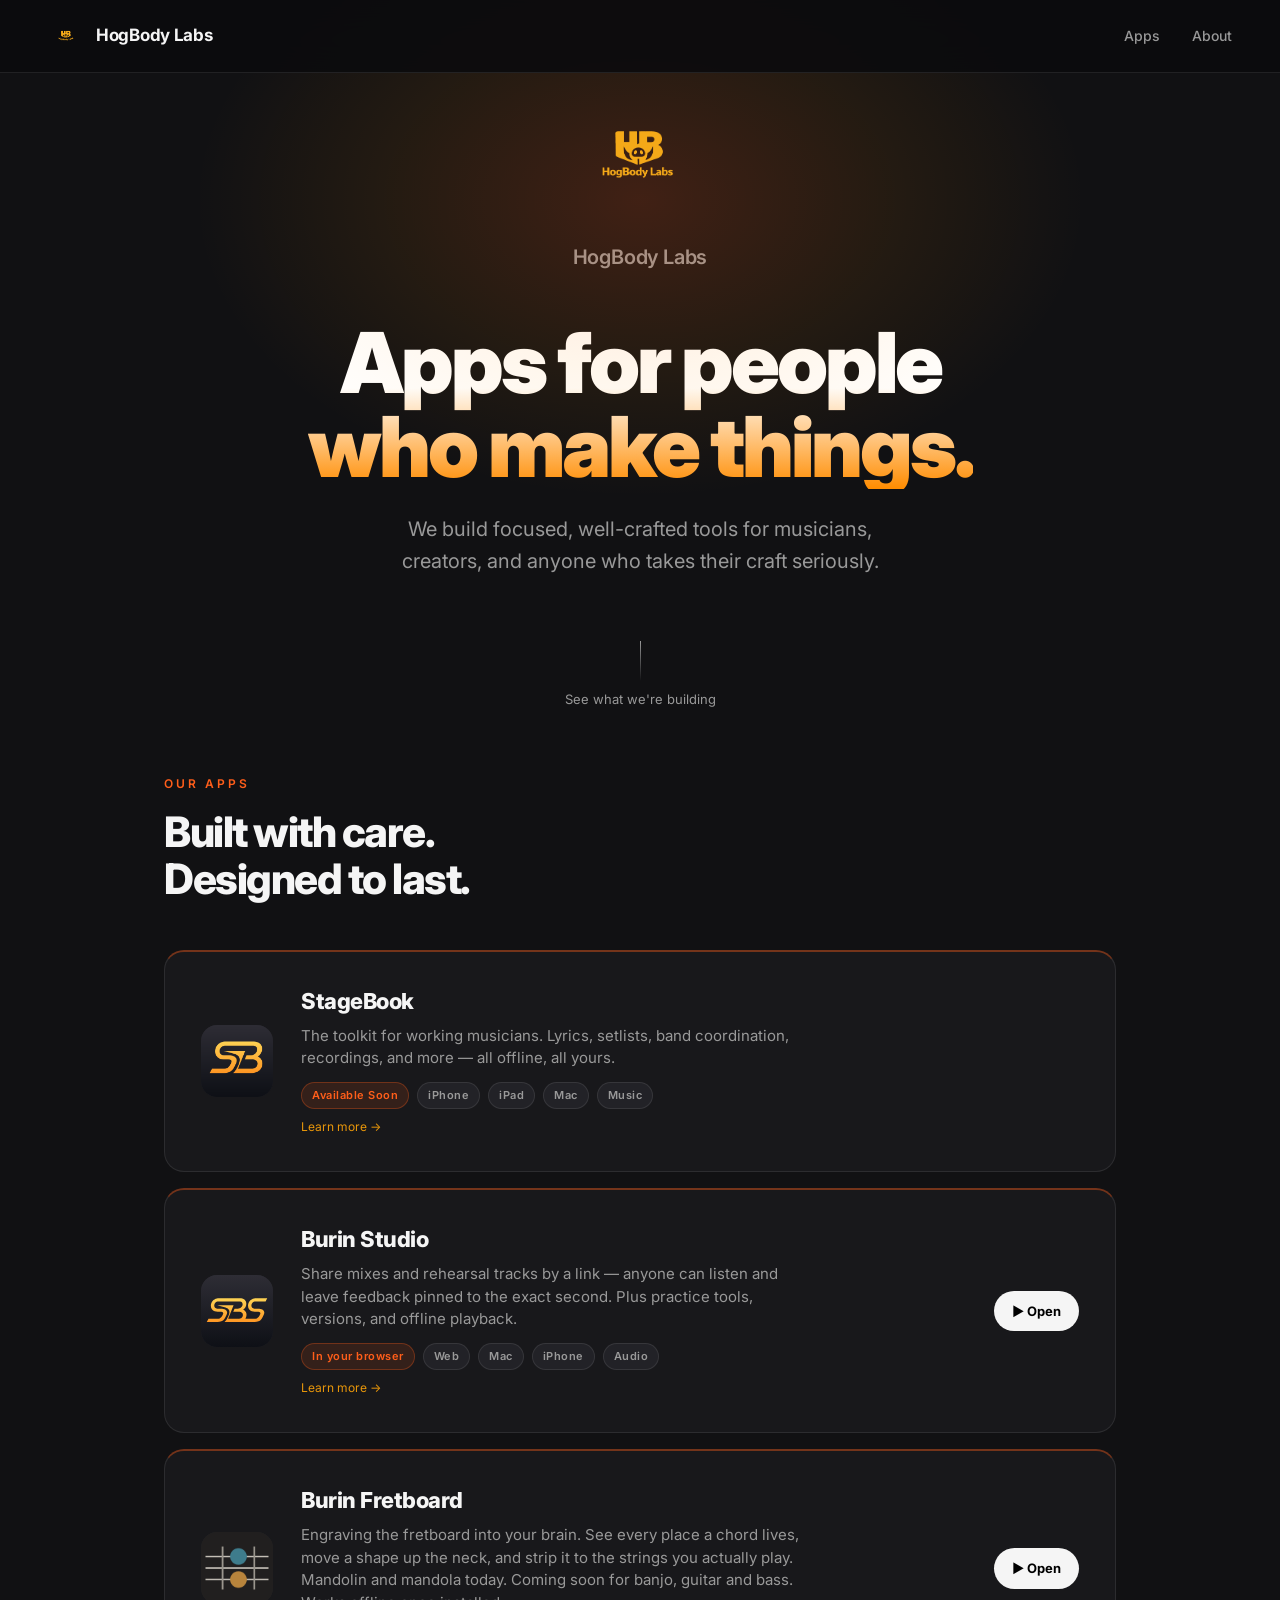
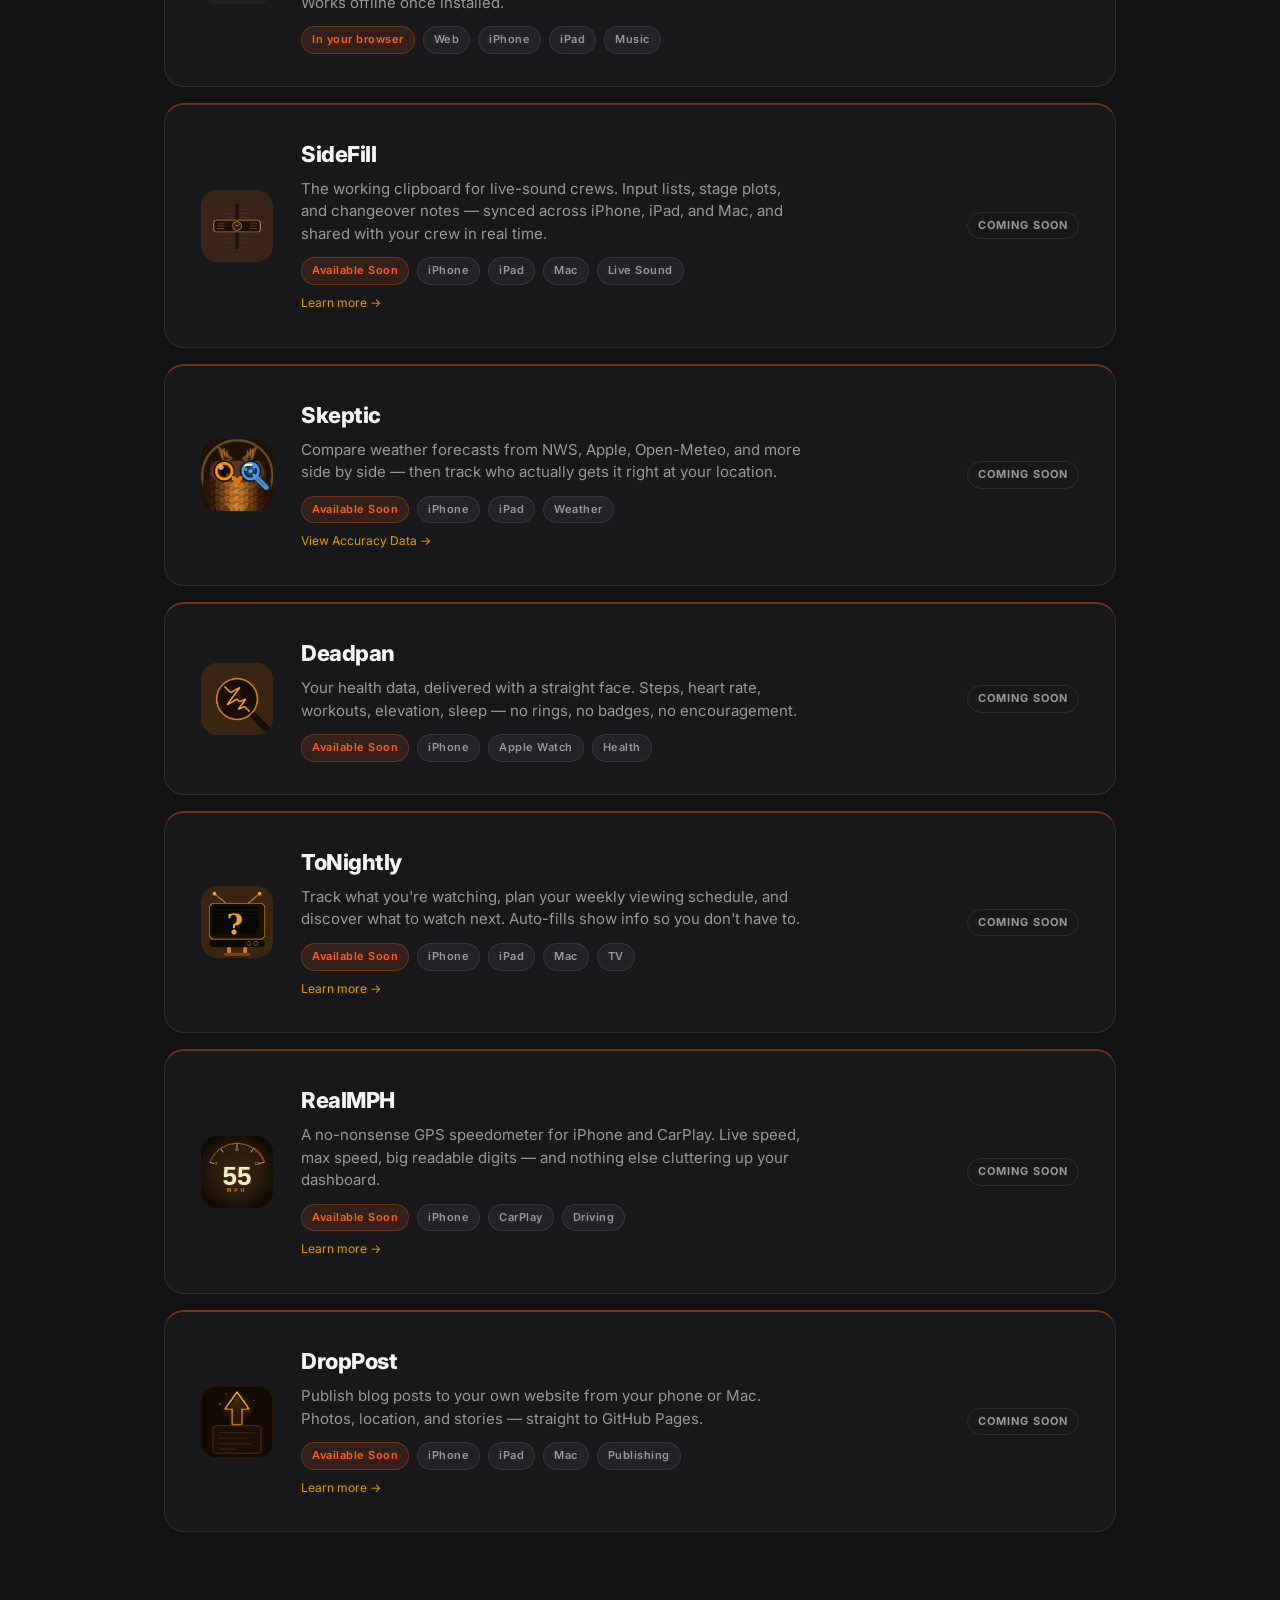
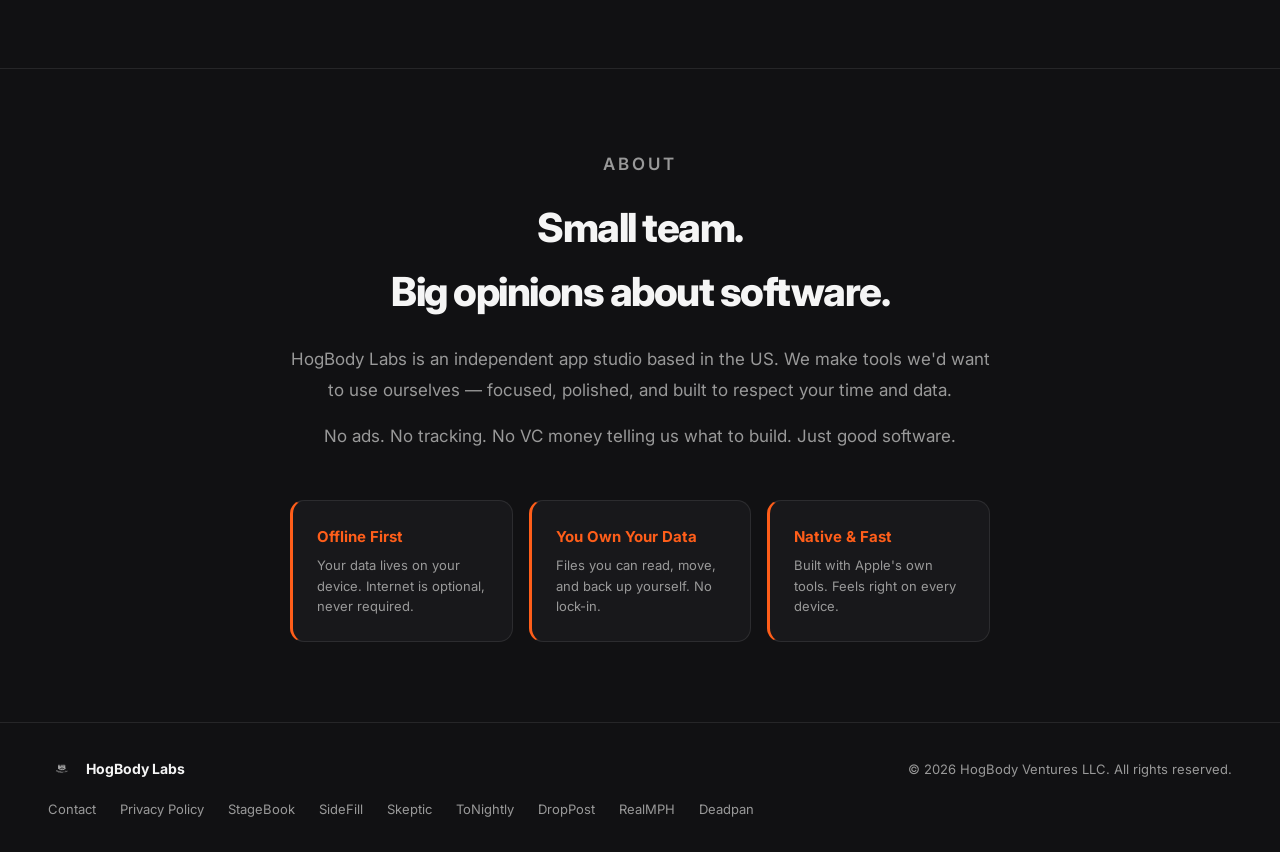
<file: index.html>
<!DOCTYPE html>
<html lang="en">
<head>
  <meta charset="UTF-8" />
  <meta name="viewport" content="width=device-width, initial-scale=1.0" />
  <title>HogBody Labs — Apps for People Who Make Things</title>
  <link rel="preconnect" href="https://fonts.googleapis.com" />
  <link rel="preconnect" href="https://fonts.gstatic.com" crossorigin />
  <link href="https://fonts.googleapis.com/css2?family=Inter:wght@400;500;600;700;800;900&display=swap" rel="stylesheet" />
  <style>
    *, *::before, *::after { box-sizing: border-box; margin: 0; padding: 0; }

    :root {
      --bg:       #111113;
      --bg2:      #18181b;
      --bg3:      #222227;
      --white:    #f5f5f5;
      --muted:    #999;
      --accent:   #ff5e1a;
      --accent2:  #ff8c00;
      --border:   rgba(255,255,255,0.09);
      --radius:   14px;
    }

    html { scroll-behavior: smooth; }

    body {
      font-family: 'Inter', sans-serif;
      background: var(--bg);
      color: var(--white);
      line-height: 1.6;
      -webkit-font-smoothing: antialiased;
    }

    /* NAV */
    nav {
      position: fixed;
      top: 0; left: 0; right: 0;
      z-index: 100;
      display: flex;
      align-items: center;
      justify-content: space-between;
      padding: 18px 48px;
      background: rgba(12,12,14,0.9);
      backdrop-filter: blur(16px);
      border-bottom: 1px solid var(--border);
    }

    .nav-logo {
      display: flex;
      align-items: center;
      gap: 12px;
      text-decoration: none;
    }

    .nav-logo-mark {
      width: 40px;
      height: 40px;
    }

    .nav-logo span {
      font-size: 17px;
      font-weight: 700;
      color: var(--white);
      letter-spacing: -0.3px;
    }

    .nav-links {
      display: flex;
      gap: 32px;
      list-style: none;
    }

    .nav-links a {
      color: var(--muted);
      text-decoration: none;
      font-size: 14px;
      font-weight: 500;
      transition: color 0.2s;
    }
    .nav-links a:hover { color: var(--accent); }

    /* HERO */
    .hero {
      min-height: 78vh;
      display: flex;
      flex-direction: column;
      align-items: center;
      justify-content: center;
      text-align: center;
      padding: 116px 24px 40px;
      position: relative;
      overflow: hidden;
    }

    .hero::before {
      content: '';
      position: absolute;
      top: -100px; left: 50%;
      transform: translateX(-50%);
      width: 900px; height: 600px;
      background: radial-gradient(ellipse, rgba(255,94,26,0.2) 0%, rgba(255,140,0,0.08) 40%, transparent 70%);
      pointer-events: none;
    }

    .hero-logo {
      width: 120px;
      margin-bottom: 40px;
      opacity: 0.95;
    }

    .hero-eyebrow {
      font-size: 16px;
      font-weight: 600;
      letter-spacing: -0.2px;
      color: var(--muted);
      margin-bottom: 20px;
    }

    .hero h1 {
      font-size: clamp(44px, 7vw, 84px);
      font-weight: 900;
      letter-spacing: -3px;
      line-height: 1.0;
      margin-bottom: 24px;
      background: linear-gradient(to top, #ff8c00 0%, #ffffff 60%);
      -webkit-background-clip: text;
      -webkit-text-fill-color: transparent;
      background-clip: text;
    }

    .hero h1 em {
      font-style: normal;
    }

    .hero p {
      font-size: clamp(17px, 2vw, 20px);
      color: var(--muted);
      max-width: 520px;
      margin: 0 auto 48px;
      line-height: 1.6;
    }

    .hero-scroll {
      font-size: 13px;
      color: var(--muted);
      display: flex;
      flex-direction: column;
      align-items: center;
      gap: 8px;
      margin-top: 16px;
    }

    .scroll-line {
      width: 1px;
      height: 40px;
      background: linear-gradient(to bottom, var(--muted), transparent);
    }

    /* APPS SECTION */
    .apps {
      max-width: 1000px;
      margin: 0 auto;
      padding: 24px 24px 120px;
    }

    .section-eyebrow {
      font-size: 12px;
      font-weight: 600;
      letter-spacing: 3px;
      text-transform: uppercase;
      color: var(--accent);
      margin-bottom: 16px;
    }

    .apps-header {
      display: flex;
      align-items: flex-end;
      justify-content: space-between;
      margin-bottom: 48px;
      flex-wrap: wrap;
      gap: 16px;
    }

    .apps-header h2 {
      font-size: clamp(28px, 4vw, 42px);
      font-weight: 800;
      letter-spacing: -1.5px;
      line-height: 1.1;
    }

    .app-card {
      display: grid;
      grid-template-columns: auto 1fr auto;
      align-items: center;
      gap: 28px;
      background: var(--bg2);
      border: 1px solid var(--border);
      border-top: 2px solid rgba(255,94,26,0.4);
      border-radius: 20px;
      padding: 32px 36px;
      text-decoration: none;
      transition: all 0.25s;
      margin-bottom: 16px;
    }

    .app-card:hover {
      border-color: rgba(255,94,26,0.35);
      background: var(--bg3);
      transform: translateY(-2px);
    }

    .app-icon {
      width: 72px;
      height: 72px;
      border-radius: 16px;
      flex-shrink: 0;
      background: var(--bg3);
      display: flex;
      align-items: center;
      justify-content: center;
      font-size: 32px;
    }

    .app-icon img {
      width: 72px;
      height: 72px;
      border-radius: 16px;
    }

    .app-info h3 {
      font-size: 22px;
      font-weight: 800;
      letter-spacing: -0.5px;
      margin-bottom: 6px;
      color: var(--white);
    }

    .app-info p {
      font-size: 15px;
      color: var(--muted);
      max-width: 500px;
      line-height: 1.5;
    }

    .app-tags {
      display: flex;
      gap: 8px;
      flex-wrap: wrap;
      margin-top: 12px;
    }

    .app-tag {
      font-size: 11px;
      font-weight: 600;
      letter-spacing: 0.5px;
      padding: 4px 10px;
      border-radius: 50px;
      background: var(--bg3);
      border: 1px solid var(--border);
      color: var(--muted);
    }

    .app-tag.highlight {
      background: rgba(255,94,26,0.12);
      border-color: rgba(255,94,26,0.3);
      color: var(--accent);
    }

    .app-cta {
      display: flex;
      flex-direction: column;
      align-items: flex-end;
      gap: 10px;
      flex-shrink: 0;
    }

    .btn-appstore {
      display: inline-flex;
      align-items: center;
      gap: 8px;
      background: var(--white);
      color: #000;
      font-weight: 700;
      font-size: 13px;
      padding: 10px 18px;
      border-radius: 50px;
      text-decoration: none;
      white-space: nowrap;
      transition: all 0.2s;
    }
    .btn-appstore:hover {
      background: #fff;
      transform: translateY(-1px);
    }

    .btn-learn {
      font-size: 13px;
      color: var(--muted);
      text-decoration: none;
      font-weight: 500;
      transition: color 0.2s;
    }
    .btn-learn:hover { color: var(--white); }

    /* COMING SOON CARD */
    .app-card.coming-soon {
      opacity: 0.5;
      pointer-events: none;
    }

    .coming-soon-badge {
      font-size: 11px;
      font-weight: 700;
      letter-spacing: 1px;
      text-transform: uppercase;
      color: var(--muted);
      border: 1px solid var(--border);
      padding: 4px 10px;
      border-radius: 50px;
    }

    /* ABOUT */
    .about {
      border-top: 1px solid var(--border);
      padding: 80px 24px;
    }

    .about-inner {
      max-width: 700px;
      margin: 0 auto;
      text-align: center;
    }

    .about-inner h2 {
      font-size: clamp(28px, 4vw, 40px);
      font-weight: 800;
      letter-spacing: -1.5px;
      margin-bottom: 20px;
    }

    .about-inner p {
      font-size: 17px;
      color: var(--muted);
      line-height: 1.8;
      margin-bottom: 16px;
    }

    .about-values {
      display: grid;
      grid-template-columns: repeat(3, 1fr);
      gap: 16px;
      margin-top: 48px;
      text-align: left;
    }

    .value-card {
      background: var(--bg2);
      border: 1px solid var(--border);
      border-left: 3px solid var(--accent);
      border-radius: var(--radius);
      padding: 24px;
    }

    .value-card h4 {
      font-size: 15px;
      font-weight: 700;
      margin-bottom: 6px;
      color: var(--accent);
    }

    .value-card p {
      font-size: 13px;
      color: var(--muted);
      line-height: 1.6;
      margin: 0;
    }

    /* FOOTER */
    footer {
      border-top: 1px solid var(--border);
      padding: 32px 48px;
      display: flex;
      align-items: center;
      justify-content: space-between;
      flex-wrap: wrap;
      gap: 16px;
    }

    .footer-logo {
      display: flex;
      align-items: center;
      gap: 10px;
    }

    .footer-logo img {
      width: 28px;
      height: 28px;
    }

    .footer-logo span {
      font-size: 14px;
      font-weight: 700;
      color: var(--white);
    }

    footer p {
      font-size: 13px;
      color: var(--muted);
    }

    .footer-links {
      display: flex;
      gap: 24px;
    }

    .footer-links a {
      color: var(--muted);
      text-decoration: none;
      font-size: 13px;
      transition: color 0.2s;
    }
    .footer-links a:hover { color: var(--accent); }

    /* RESPONSIVE */
    @media (max-width: 768px) {
      nav { padding: 14px 20px; }
      .nav-links { display: none; }

      .app-card {
        grid-template-columns: auto 1fr;
        gap: 20px;
        padding: 24px;
      }

      .app-cta {
        grid-column: 1 / -1;
        flex-direction: row;
        align-items: center;
      }

      .about-values {
        grid-template-columns: 1fr;
      }

      footer {
        flex-direction: column;
        text-align: center;
        padding: 24px 20px;
      }
    }
  </style>
</head>
<body>

<!-- NAV -->
<nav>
  <a href="#" class="nav-logo">
    <img src="hogbodylabs-badge.svg" alt="HogBody Labs" style="width:36px;height:36px;object-fit:contain;filter:brightness(0) saturate(100%) invert(65%) sepia(80%) saturate(600%) hue-rotate(345deg) brightness(105%);" />
    <span>HogBody Labs</span>
  </a>
  <ul class="nav-links">
    <li><a href="#apps">Apps</a></li>
    <li><a href="#about">About</a></li>
  </ul>
</nav>

<!-- HERO -->
<section class="hero">
  <img src="hogbodylabs.svg" alt="HogBody Labs" class="hero-logo" style="filter:brightness(0) saturate(100%) invert(65%) sepia(80%) saturate(600%) hue-rotate(345deg) brightness(105%);" />

  <p class="hero-eyebrow">HogBody Labs</p>
  <h1>Apps for people<br /><em>who make things.</em></h1>
  <p>We build focused, well-crafted tools for musicians, creators, and anyone who takes their craft seriously.</p>

  <div class="hero-scroll">
    <div class="scroll-line"></div>
    <span>See what we're building</span>
  </div>
</section>

<!-- APPS -->
<section class="apps" id="apps">
  <div class="apps-header">
    <div>
      <p class="section-eyebrow">Our Apps</p>
      <h2>Built with care.<br />Designed to last.</h2>
    </div>
  </div>

  <!-- STAGEBOOK -->
  <div class="app-card">
    <div class="app-icon">
      <img src="stagebook-icon.png" alt="StageBook" onerror="this.parentElement.innerHTML='🎵'" />
    </div>
    <div class="app-info">
      <h3>StageBook</h3>
      <p>The toolkit for working musicians. Lyrics, setlists, band coordination, recordings, and more — all offline, all yours.</p>
      <div class="app-tags">
        <span class="app-tag highlight">Available Soon</span>
        <span class="app-tag">iPhone</span>
        <span class="app-tag">iPad</span>
        <span class="app-tag">Mac</span>
        <span class="app-tag">Music</span>
      </div>
      <a href="https://stagebooktoolkit.com" style="font-size:12px;color:#e8960a;text-decoration:none;margin-top:8px;display:inline-block;">Learn more →</a>
    </div>
    <div class="app-cta"></div>
  </div>

  <!-- BURIN STUDIO -->
  <div class="app-card">
    <div class="app-icon">
      <img src="burin-icon.svg" alt="Burin Studio" onerror="this.parentElement.innerHTML='🎧'" />
    </div>
    <div class="app-info">
      <h3>Burin Studio</h3>
      <p>Share mixes and rehearsal tracks by a link — anyone can listen and leave feedback pinned to the exact second. Plus practice tools, versions, and offline playback.</p>
      <div class="app-tags">
        <span class="app-tag highlight">In your browser</span>
        <span class="app-tag">Web</span>
        <span class="app-tag">Mac</span>
        <span class="app-tag">iPhone</span>
        <span class="app-tag">Audio</span>
      </div>
      <a href="/burin-studio/" style="font-size:12px;color:#e8960a;text-decoration:none;margin-top:8px;display:inline-block;">Learn more →</a>
    </div>
    <div class="app-cta">
      <a href="https://daleadkins.net/studio" class="btn-appstore">▶ Open</a>
    </div>
  </div>

  <!-- FRETBOARD -->
  <div class="app-card">
    <div class="app-icon">
      <img src="fretboard-icon.png" alt="Burin Fretboard" onerror="this.parentElement.innerHTML='🎻'" />
    </div>
    <div class="app-info">
      <h3>Burin Fretboard</h3>
      <p>Engraving the fretboard into your brain. See every place a chord lives, move a shape up the neck, and strip it to the strings you actually play. Mandolin and mandola today. Coming soon for banjo, guitar and bass. Works offline once installed.</p>
      <div class="app-tags">
        <span class="app-tag highlight">In your browser</span>
        <span class="app-tag">Web</span>
        <span class="app-tag">iPhone</span>
        <span class="app-tag">iPad</span>
        <span class="app-tag">Music</span>
      </div>
    </div>
    <div class="app-cta">
      <a href="/fretboard/" class="btn-appstore">▶ Open</a>
    </div>
  </div>

  <!-- SIDEFILL -->
  <div class="app-card">
    <div class="app-icon">
      <img src="sidefill-icon.png" alt="SideFill" onerror="this.parentElement.innerHTML='🎚️'" />
    </div>
    <div class="app-info">
      <h3>SideFill</h3>
      <p>The working clipboard for live-sound crews. Input lists, stage plots, and changeover notes — synced across iPhone, iPad, and Mac, and shared with your crew in real time.</p>
      <div class="app-tags">
        <span class="app-tag highlight">Available Soon</span>
        <span class="app-tag">iPhone</span>
        <span class="app-tag">iPad</span>
        <span class="app-tag">Mac</span>
        <span class="app-tag">Live Sound</span>
      </div>
      <a href="/sidefill/" style="font-size:12px;color:#e8960a;text-decoration:none;margin-top:8px;display:inline-block;">Learn more →</a>
    </div>
    <div class="app-cta">
      <span class="coming-soon-badge">Coming Soon</span>
    </div>
  </div>

  <!-- SKEPTIC -->
  <div class="app-card">
    <div class="app-icon">
      <img src="skeptic-icon.png" alt="Skeptic" onerror="this.parentElement.innerHTML='🦉'" />
    </div>
    <div class="app-info">
      <h3>Skeptic</h3>
      <p>Compare weather forecasts from NWS, Apple, Open-Meteo, and more side by side — then track who actually gets it right at your location.</p>
      <div class="app-tags">
        <span class="app-tag highlight">Available Soon</span>
        <span class="app-tag">iPhone</span>
        <span class="app-tag">iPad</span>
        <span class="app-tag">Weather</span>
      </div>
      <a href="/skeptic/" style="font-size:12px;color:#e8960a;text-decoration:none;margin-top:8px;display:inline-block;">View Accuracy Data →</a>
    </div>
    <div class="app-cta">
      <span class="coming-soon-badge">Coming Soon</span>
    </div>
  </div>

  <!-- DEADPAN -->
  <div class="app-card">
    <div class="app-icon">
      <img src="deadpan-icon.png" alt="Deadpan" onerror="this.parentElement.innerHTML='💀'" />
    </div>
    <div class="app-info">
      <h3>Deadpan</h3>
      <p>Your health data, delivered with a straight face. Steps, heart rate, workouts, elevation, sleep — no rings, no badges, no encouragement.</p>
      <div class="app-tags">
        <span class="app-tag highlight">Available Soon</span>
        <span class="app-tag">iPhone</span>
        <span class="app-tag">Apple Watch</span>
        <span class="app-tag">Health</span>
      </div>
    </div>
    <div class="app-cta">
      <span class="coming-soon-badge">Coming Soon</span>
    </div>
  </div>

  <!-- TONIGHTLY -->
  <div class="app-card">
    <div class="app-icon">
      <img src="tonightly-icon.png" alt="ToNightly" onerror="this.parentElement.innerHTML='📺'" />
    </div>
    <div class="app-info">
      <h3>ToNightly</h3>
      <p>Track what you're watching, plan your weekly viewing schedule, and discover what to watch next. Auto-fills show info so you don't have to.</p>
      <div class="app-tags">
        <span class="app-tag highlight">Available Soon</span>
        <span class="app-tag">iPhone</span>
        <span class="app-tag">iPad</span>
        <span class="app-tag">Mac</span>
        <span class="app-tag">TV</span>
      </div>
      <a href="/tonightly/" style="font-size:12px;color:#e8960a;text-decoration:none;margin-top:8px;display:inline-block;">Learn more →</a>
    </div>
    <div class="app-cta">
      <span class="coming-soon-badge">Coming Soon</span>
    </div>
  </div>

  <!-- REALMPH -->
  <div class="app-card">
    <div class="app-icon">
      <img src="realmph-icon.svg" alt="RealMPH" onerror="this.parentElement.innerHTML='🏎️'" />
    </div>
    <div class="app-info">
      <h3>RealMPH</h3>
      <p>A no-nonsense GPS speedometer for iPhone and CarPlay. Live speed, max speed, big readable digits — and nothing else cluttering up your dashboard.</p>
      <div class="app-tags">
        <span class="app-tag highlight">Available Soon</span>
        <span class="app-tag">iPhone</span>
        <span class="app-tag">CarPlay</span>
        <span class="app-tag">Driving</span>
      </div>
      <a href="/realmph/" style="font-size:12px;color:#e8960a;text-decoration:none;margin-top:8px;display:inline-block;">Learn more →</a>
    </div>
    <div class="app-cta">
      <span class="coming-soon-badge">Coming Soon</span>
    </div>
  </div>

  <!-- DROPPOST -->
  <div class="app-card">
    <div class="app-icon">
      <img src="droppost-icon.png" alt="DropPost" onerror="this.parentElement.innerHTML='📝'" />
    </div>
    <div class="app-info">
      <h3>DropPost</h3>
      <p>Publish blog posts to your own website from your phone or Mac. Photos, location, and stories — straight to GitHub Pages.</p>
      <div class="app-tags">
        <span class="app-tag highlight">Available Soon</span>
        <span class="app-tag">iPhone</span>
        <span class="app-tag">iPad</span>
        <span class="app-tag">Mac</span>
        <span class="app-tag">Publishing</span>
      </div>
      <a href="/droppost/" style="font-size:12px;color:#e8960a;text-decoration:none;margin-top:8px;display:inline-block;">Learn more →</a>
    </div>
    <div class="app-cta">
      <span class="coming-soon-badge">Coming Soon</span>
    </div>
  </div>

</section>

<!-- ABOUT -->
<section class="about" id="about">
  <div class="about-inner">
    <p class="section-eyebrow">About</p>
    <h2>Small team.<br />Big opinions about software.</h2>
    <p>HogBody Labs is an independent app studio based in the US. We make tools we'd want to use ourselves — focused, polished, and built to respect your time and data.</p>
    <p>No ads. No tracking. No VC money telling us what to build. Just good software.</p>

    <div class="about-values">
      <div class="value-card">
        <h4>Offline First</h4>
        <p>Your data lives on your device. Internet is optional, never required.</p>
      </div>
      <div class="value-card">
        <h4>You Own Your Data</h4>
        <p>Files you can read, move, and back up yourself. No lock-in.</p>
      </div>
      <div class="value-card">
        <h4>Native &amp; Fast</h4>
        <p>Built with Apple's own tools. Feels right on every device.</p>
      </div>
    </div>
  </div>
</section>

<!-- FOOTER -->
<footer>
  <div class="footer-logo">
<img src="hogbodylabs-badge.svg" alt="HogBody Labs" style="width:28px;height:28px;object-fit:contain;filter:brightness(0) invert(0.7);" />
    <span>HogBody Labs</span>
  </div>
  <p>© 2026 HogBody Ventures LLC. All rights reserved.</p>
  <div class="footer-links">
    <a href="mailto:support@hogbodylabs.com">Contact</a>
    <a href="#">Privacy Policy</a>
    <a href="https://stagebooktoolkit.com">StageBook</a>
    <a href="/sidefill/">SideFill</a>
    <a href="/skeptic/">Skeptic</a>
    <a href="/tonightly/">ToNightly</a>
    <a href="/droppost/">DropPost</a>
    <a href="/realmph/">RealMPH</a>
    <a href="#">Deadpan</a>
  </div>
</footer>

</body>
</html>
</file>
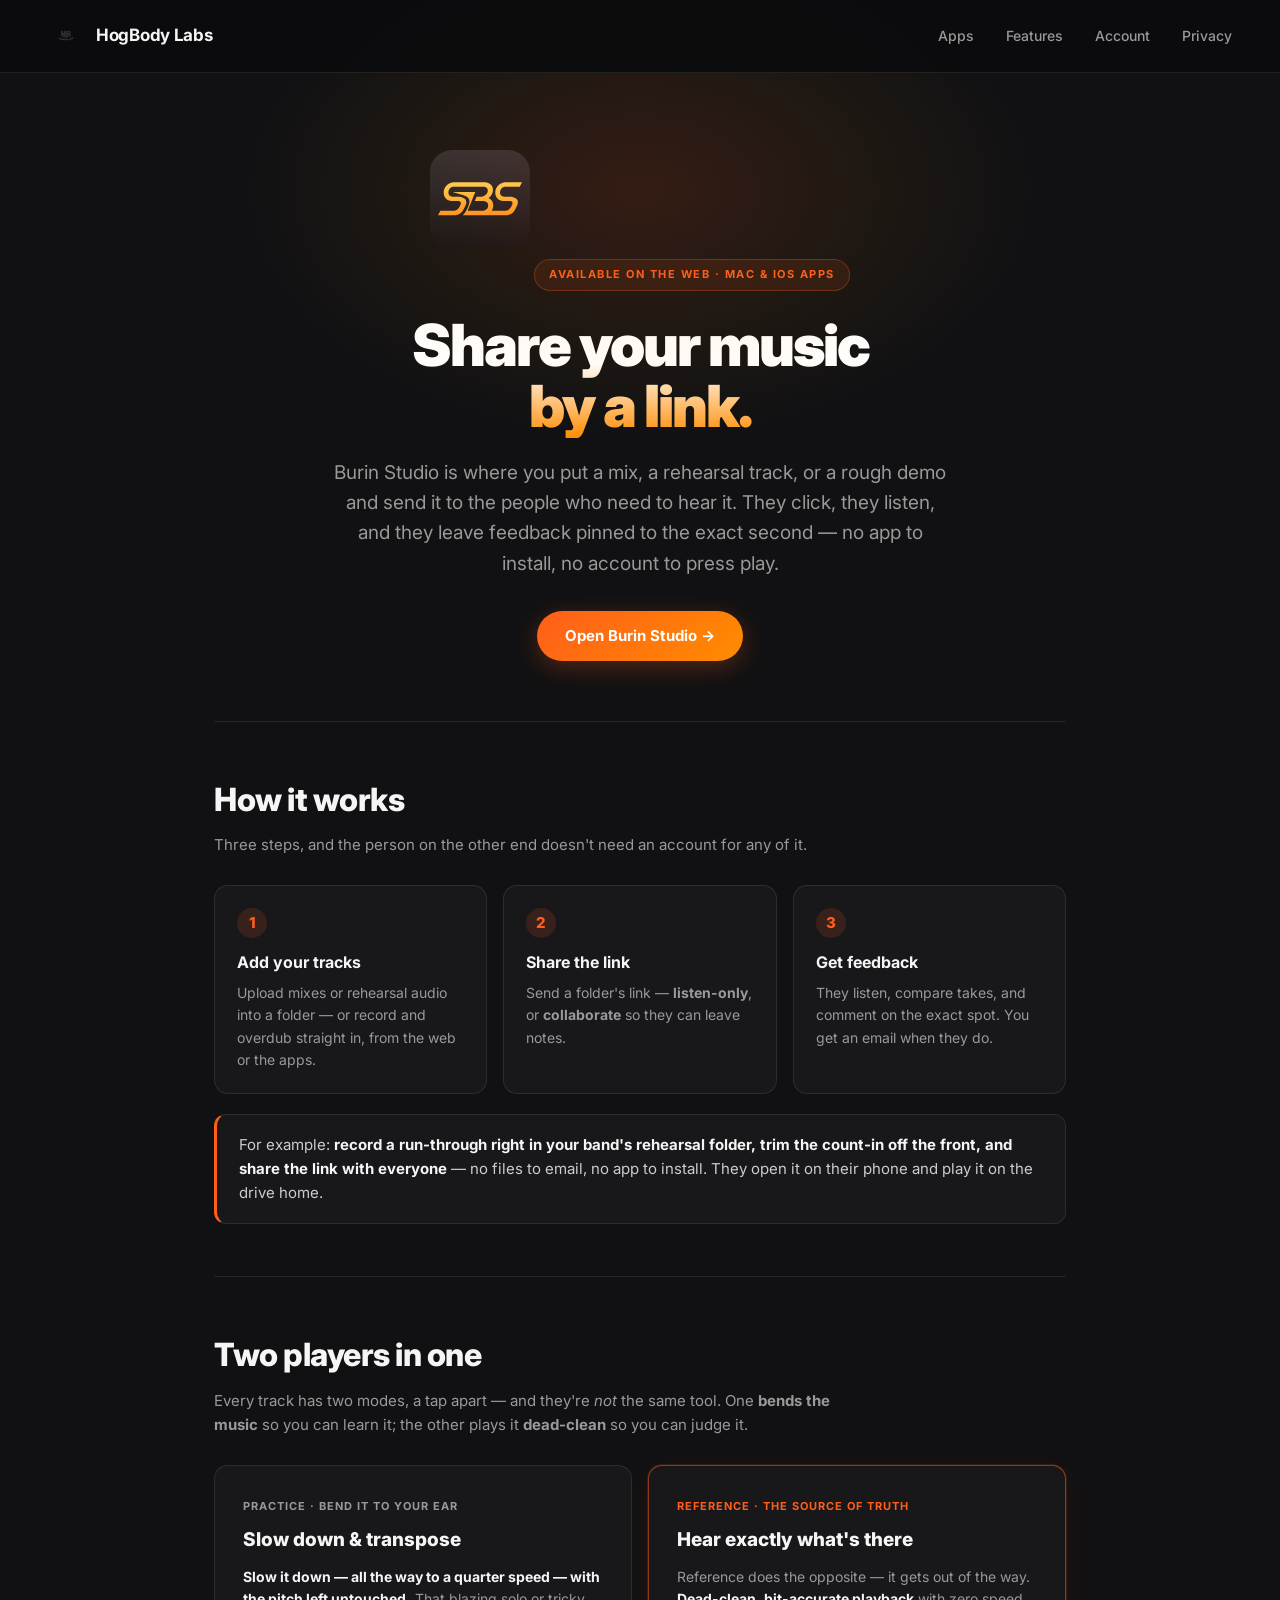
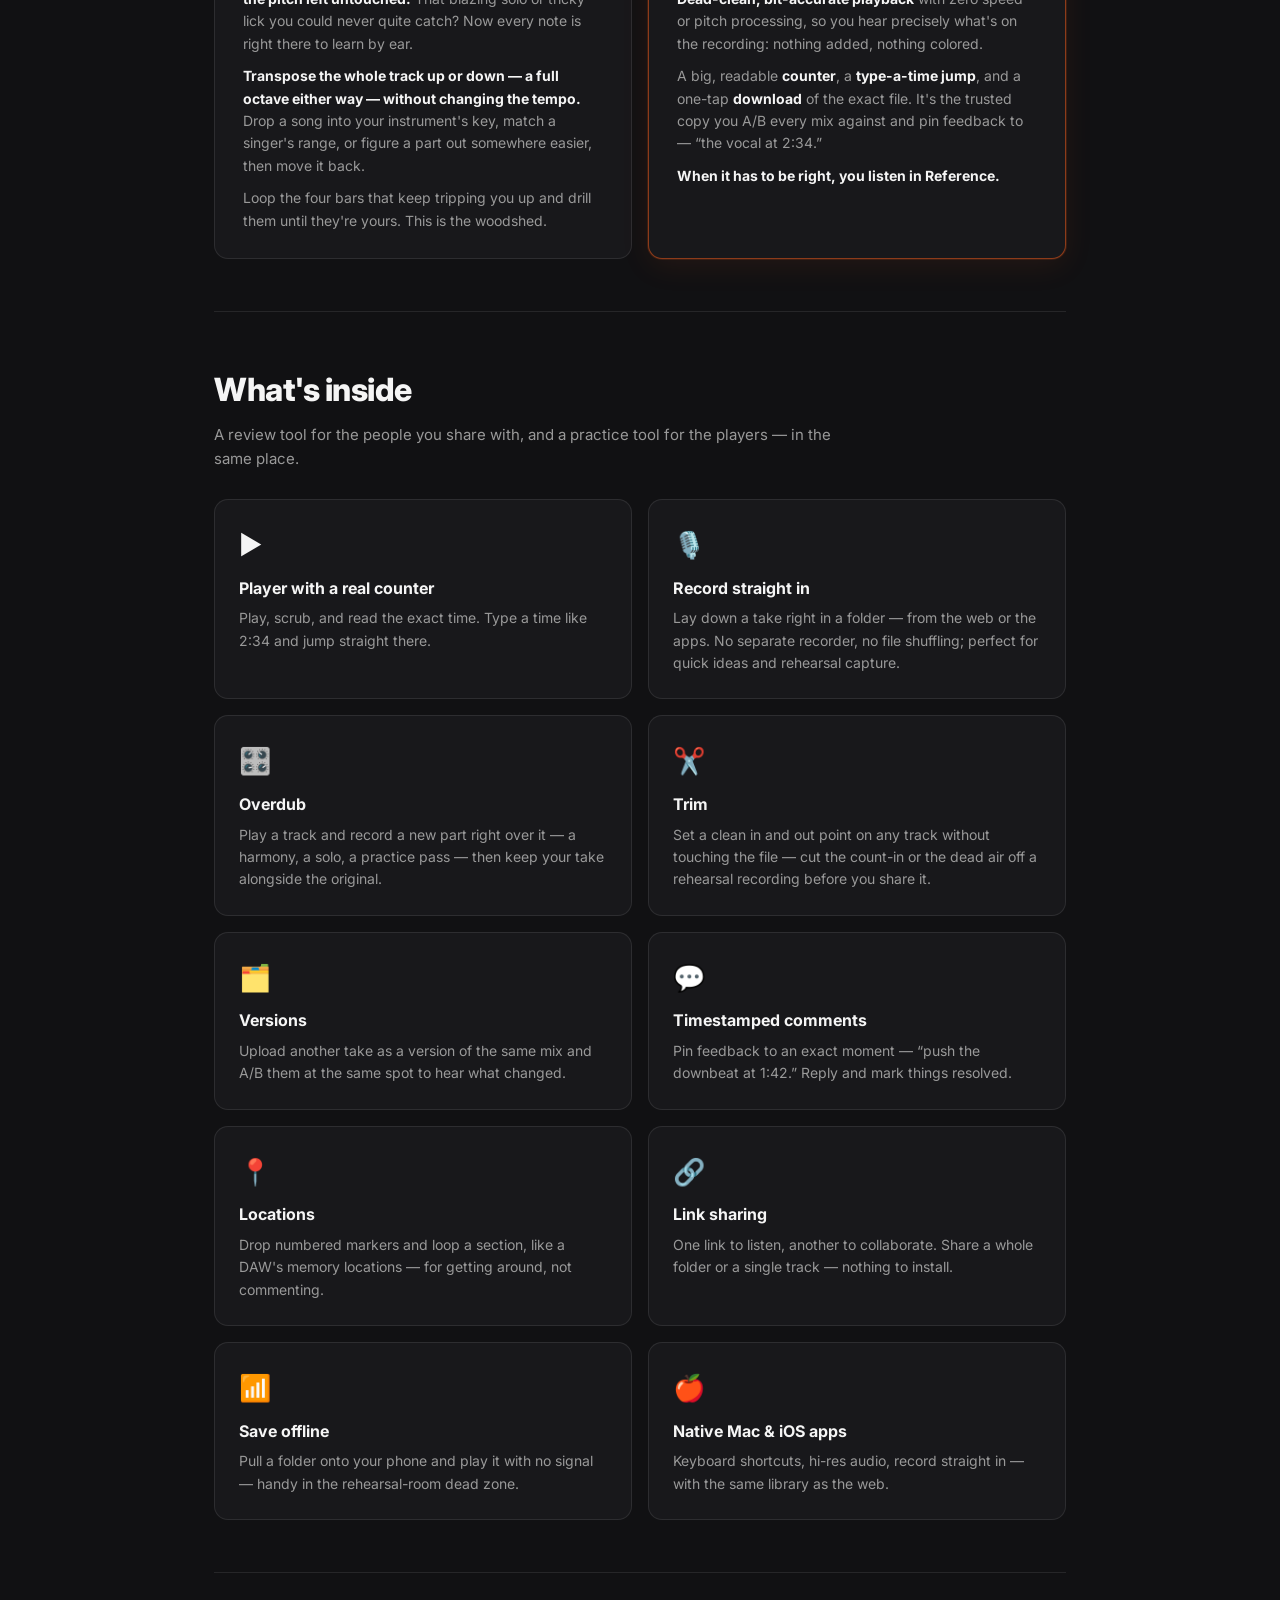
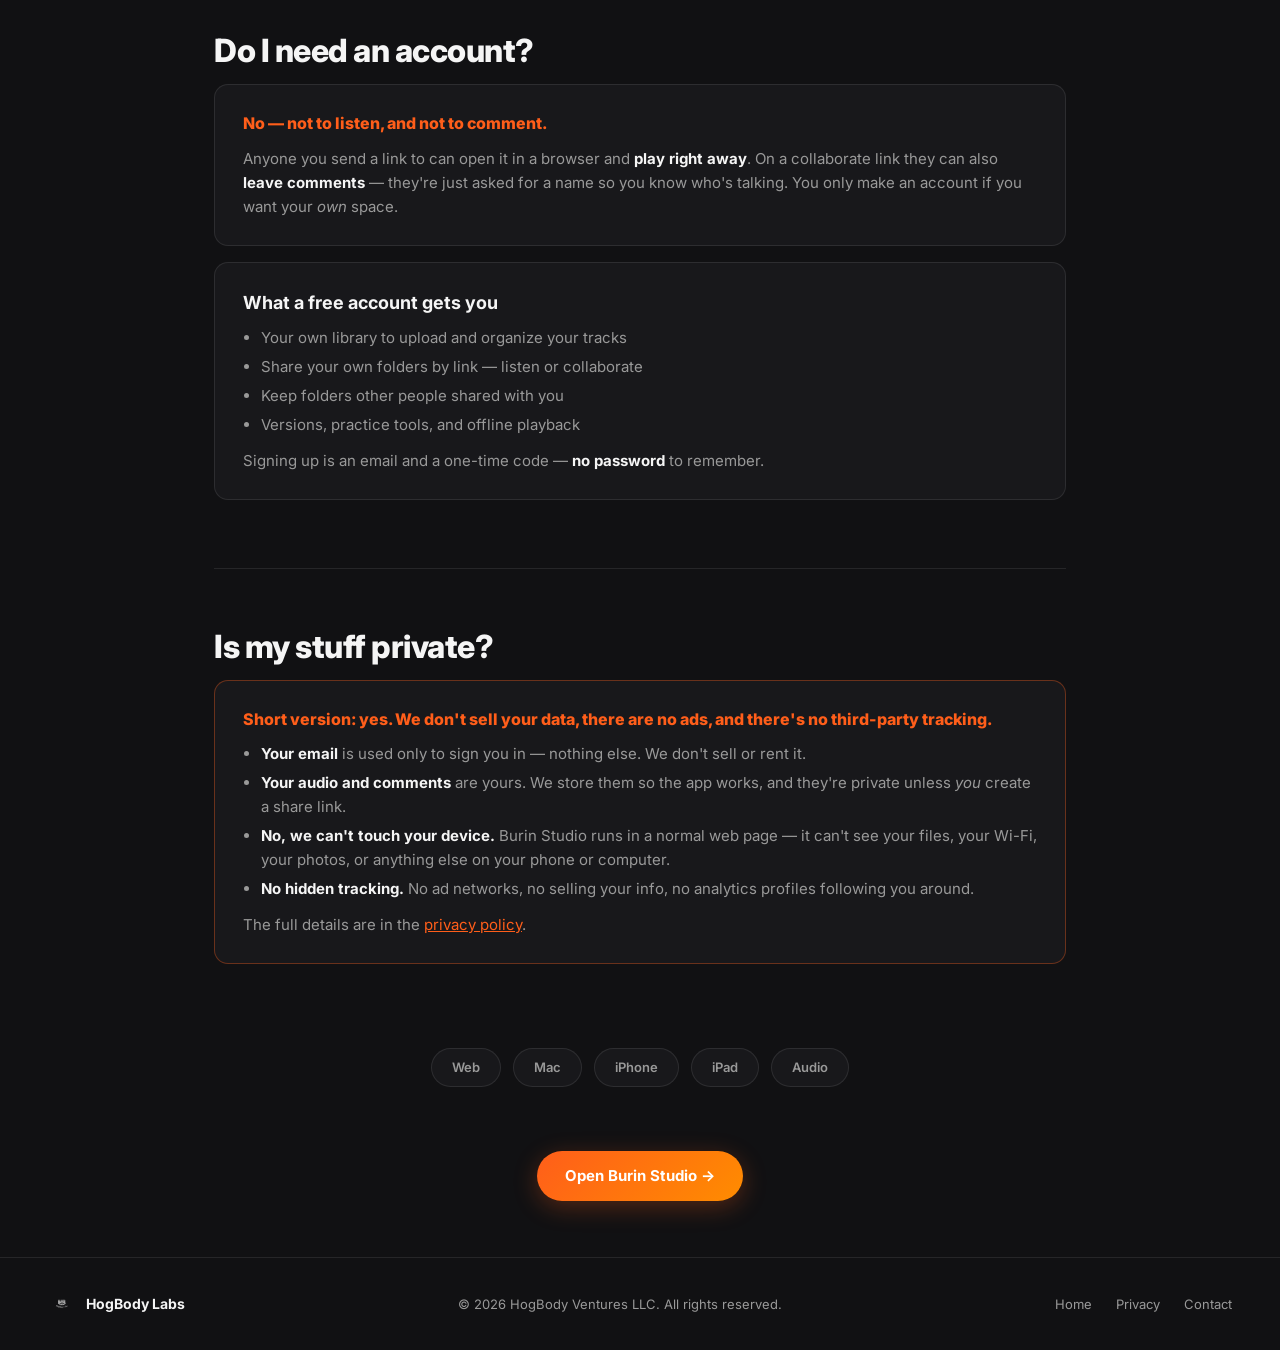
<file: burin-studio/index.html>
<!DOCTYPE html>
<html lang="en">
<head>
  <meta charset="UTF-8" />
  <meta name="viewport" content="width=device-width, initial-scale=1.0" />
  <title>Burin Studio — Share, review, and practice your music by a link</title>
  <meta name="description" content="Burin Studio lets you share mixes and rehearsal tracks by a link. Anyone can listen and leave feedback pinned to the exact second — no app, no account to press play." />
  <meta property="og:title" content="Burin Studio" />
  <meta property="og:description" content="Share your music by a link. Others listen and leave feedback on the exact spot — no app, no account to press play." />
  <meta property="og:type" content="website" />
  <link rel="icon" href="/burin-icon.svg" />
  <link rel="preconnect" href="https://fonts.googleapis.com" />
  <link rel="preconnect" href="https://fonts.gstatic.com" crossorigin />
  <link href="https://fonts.googleapis.com/css2?family=Inter:wght@400;500;600;700;800;900&display=swap" rel="stylesheet" />
  <style>
    *, *::before, *::after { box-sizing: border-box; margin: 0; padding: 0; }
    :root {
      --bg:#111113; --bg2:#18181b; --bg3:#222227;
      --white:#f5f5f5; --muted:#999; --accent:#ff5e1a; --accent2:#ff8c00;
      --border:rgba(255,255,255,0.09); --radius:14px;
    }
    html { scroll-behavior: smooth; }
    body { font-family:'Inter',sans-serif; background:var(--bg); color:var(--white); line-height:1.6; -webkit-font-smoothing:antialiased; }

    nav { position:fixed; top:0; left:0; right:0; z-index:100; display:flex; align-items:center; justify-content:space-between;
      padding:18px 48px; background:rgba(12,12,14,0.9); backdrop-filter:blur(16px); border-bottom:1px solid var(--border); }
    .nav-logo { display:flex; align-items:center; gap:12px; text-decoration:none; }
    .nav-logo img { width:36px; height:36px; object-fit:contain; }
    .nav-logo span { font-size:17px; font-weight:700; color:var(--white); letter-spacing:-0.3px; }
    .nav-links { display:flex; gap:32px; list-style:none; }
    .nav-links a { color:var(--muted); text-decoration:none; font-size:14px; font-weight:500; transition:color .2s; }
    .nav-links a:hover { color:var(--accent); }

    .hero { padding:150px 24px 60px; text-align:center; position:relative; overflow:hidden; }
    .hero::before { content:''; position:absolute; top:-60px; left:50%; transform:translateX(-50%);
      width:800px; height:500px; background:radial-gradient(ellipse, rgba(255,94,26,0.15) 0%, rgba(255,140,0,0.06) 40%, transparent 70%); pointer-events:none; }
    .hero-icon { width:100px; height:100px; border-radius:22px; margin:0 auto 28px; }
    .eyebrow { display:inline-block; font-size:11px; font-weight:700; letter-spacing:1.5px; text-transform:uppercase; color:var(--accent);
      border:1px solid rgba(255,94,26,0.3); background:rgba(255,94,26,0.1); padding:6px 14px; border-radius:50px; margin-bottom:24px; }
    .hero h1 { font-size:clamp(34px,5vw,58px); font-weight:900; letter-spacing:-2px; line-height:1.06; margin-bottom:20px;
      background:linear-gradient(to top,#ff8c00 0%,#ffffff 60%); -webkit-background-clip:text; -webkit-text-fill-color:transparent; background-clip:text; }
    .hero p.lead { font-size:clamp(16px,2vw,19px); color:var(--muted); max-width:620px; margin:0 auto 32px; }
    .btn-primary { display:inline-block; background:linear-gradient(135deg,var(--accent),var(--accent2)); color:#fff; font-weight:700;
      font-size:15px; padding:13px 28px; border-radius:50px; text-decoration:none; transition:transform .15s, box-shadow .15s; box-shadow:0 6px 24px rgba(255,94,26,.28); }
    .btn-primary:hover { transform:translateY(-2px); box-shadow:0 10px 30px rgba(255,94,26,.4); }

    .wrap { max-width:900px; margin:0 auto; padding:0 24px; }
    .section { padding:52px 0; border-top:1px solid var(--border); }
    .section h2 { font-size:clamp(24px,3vw,32px); font-weight:800; letter-spacing:-.5px; margin-bottom:8px; }
    .section .sub { color:var(--muted); font-size:15px; margin-bottom:28px; max-width:640px; }

    .steps { display:grid; grid-template-columns:repeat(3,1fr); gap:16px; }
    .step { background:var(--bg2); border:1px solid var(--border); border-radius:var(--radius); padding:22px; }
    .step .n { display:inline-flex; align-items:center; justify-content:center; width:30px; height:30px; border-radius:50%;
      background:rgba(255,94,26,.14); color:var(--accent); font-weight:800; font-size:15px; margin-bottom:12px; }
    .step h3 { font-size:16px; font-weight:700; margin-bottom:6px; }
    .step p { font-size:14px; color:var(--muted); }

    .features-grid { display:grid; grid-template-columns:repeat(2,1fr); gap:16px; }
    .feature { background:var(--bg2); border:1px solid var(--border); border-radius:var(--radius); padding:24px; }
    .feature .fi { font-size:26px; margin-bottom:10px; }
    .feature h3 { font-size:16px; font-weight:700; margin-bottom:6px; }
    .feature p { font-size:14px; color:var(--muted); }

    .twocol { display:grid; grid-template-columns:1fr 1fr; gap:16px; }
    .col { background:var(--bg2); border:1px solid var(--border); border-radius:var(--radius); padding:26px 28px; }
    .col.ref { border-color:rgba(255,94,26,0.5); box-shadow:0 0 0 1px rgba(255,94,26,0.15), 0 8px 30px rgba(255,94,26,0.08); }
    .col-tag { display:inline-block; font-size:11px; font-weight:700; letter-spacing:1px; text-transform:uppercase; color:var(--muted); margin-bottom:10px; }
    .col.ref .col-tag { color:var(--accent); }
    .col h3 { font-size:19px; font-weight:800; margin-bottom:10px; }
    .col p { font-size:14px; color:var(--muted); margin-bottom:10px; }
    .col p:last-child { margin-bottom:0; }
    .col strong { color:var(--white); }
    .col .kicker { color:var(--white); font-weight:700; margin-top:4px; }

    .example { background:var(--bg2); border:1px solid var(--border); border-left:3px solid var(--accent);
      border-radius:12px; padding:18px 22px; margin-top:20px; color:#ccc; font-size:15px; }
    .example strong { color:var(--white); }

    .qa { background:var(--bg2); border:1px solid var(--border); border-radius:var(--radius); padding:26px 28px; margin-bottom:16px; }
    .qa h3 { font-size:18px; font-weight:700; margin-bottom:8px; }
    .qa p { color:var(--muted); font-size:15px; margin-bottom:10px; }
    .qa p:last-child { margin-bottom:0; }
    .qa strong { color:var(--white); }
    .qa ul { margin:6px 0 0 18px; color:var(--muted); font-size:15px; }
    .qa li { margin:5px 0; }
    .qa.privacy { border-color:rgba(255,94,26,0.35); }
    .qa .big { color:var(--accent); font-weight:800; font-size:16px; }

    .platform-tags { display:flex; justify-content:center; gap:12px; flex-wrap:wrap; margin-top:8px; }
    .platform-tag { font-size:13px; font-weight:600; padding:8px 20px; border-radius:50px; background:var(--bg2); border:1px solid var(--border); color:var(--muted); }
    .cta-band { text-align:center; padding:56px 24px; }

    footer { border-top:1px solid var(--border); padding:32px 48px; display:flex; align-items:center; justify-content:space-between; flex-wrap:wrap; gap:16px; }
    .footer-logo { display:flex; align-items:center; gap:10px; }
    .footer-logo img { width:28px; height:28px; object-fit:contain; filter:brightness(0) invert(0.7); }
    .footer-logo span { font-size:14px; font-weight:700; color:var(--white); }
    footer p { font-size:13px; color:var(--muted); }
    .footer-links { display:flex; gap:24px; }
    .footer-links a { color:var(--muted); text-decoration:none; font-size:13px; transition:color .2s; }
    .footer-links a:hover { color:var(--accent); }

    @media (max-width:768px) {
      nav { padding:14px 20px; } .nav-links { display:none; }
      .steps, .features-grid, .twocol { grid-template-columns:1fr; }
      footer { flex-direction:column; text-align:center; padding:24px 20px; }
    }
  </style>
</head>
<body>

<nav>
  <a href="/" class="nav-logo">
    <img src="/hogbodylabs-badge.svg" alt="HogBody Labs" />
    <span>HogBody Labs</span>
  </a>
  <ul class="nav-links">
    <li><a href="/#apps">Apps</a></li>
    <li><a href="#features">Features</a></li>
    <li><a href="#account">Account</a></li>
    <li><a href="#privacy">Privacy</a></li>
  </ul>
</nav>

<section class="hero">
  <img src="/burin-icon.svg" alt="Burin Studio" class="hero-icon" />
  <div class="eyebrow">Available on the web · Mac &amp; iOS apps</div>
  <h1>Share your music<br />by a link.</h1>
  <p class="lead">Burin Studio is where you put a mix, a rehearsal track, or a rough demo and send it to the people who need to hear it. They click, they listen, and they leave feedback pinned to the exact second — no app to install, no account to press play.</p>
  <a href="https://daleadkins.net/studio" class="btn-primary">Open Burin Studio →</a>
</section>

<div class="wrap">

  <!-- HOW IT WORKS -->
  <section class="section" id="how">
    <h2>How it works</h2>
    <p class="sub">Three steps, and the person on the other end doesn't need an account for any of it.</p>
    <div class="steps">
      <div class="step"><div class="n">1</div><h3>Add your tracks</h3><p>Upload mixes or rehearsal audio into a folder — or record and overdub straight in, from the web or the apps.</p></div>
      <div class="step"><div class="n">2</div><h3>Share the link</h3><p>Send a folder's link — <strong>listen-only</strong>, or <strong>collaborate</strong> so they can leave notes.</p></div>
      <div class="step"><div class="n">3</div><h3>Get feedback</h3><p>They listen, compare takes, and comment on the exact spot. You get an email when they do.</p></div>
    </div>
    <p class="example">For example: <strong>record a run-through right in your band's rehearsal folder, trim the count-in off the front, and share the link with everyone</strong> — no files to email, no app to install. They open it on their phone and play it on the drive home.</p>
  </section>

  <!-- PRACTICE VS REFERENCE -->
  <section class="section" id="players">
    <h2>Two players in one</h2>
    <p class="sub">Every track has two modes, a tap apart — and they're <em>not</em> the same tool. One <strong>bends the music</strong> so you can learn it; the other plays it <strong>dead-clean</strong> so you can judge it.</p>
    <div class="twocol">
      <div class="col">
        <div class="col-tag">Practice · bend it to your ear</div>
        <h3>Slow down &amp; transpose</h3>
        <p><strong>Slow it down — all the way to a quarter speed — with the pitch left untouched.</strong> That blazing solo or tricky lick you could never quite catch? Now every note is right there to learn by ear.</p>
        <p><strong>Transpose the whole track up or down — a full octave either way — without changing the tempo.</strong> Drop a song into your instrument's key, match a singer's range, or figure a part out somewhere easier, then move it back.</p>
        <p>Loop the four bars that keep tripping you up and drill them until they're yours. This is the woodshed.</p>
      </div>
      <div class="col ref">
        <div class="col-tag">Reference · the source of truth</div>
        <h3>Hear exactly what's there</h3>
        <p>Reference does the opposite — it gets out of the way. <strong>Dead-clean, bit-accurate playback</strong> with zero speed or pitch processing, so you hear precisely what's on the recording: nothing added, nothing colored.</p>
        <p>A big, readable <strong>counter</strong>, a <strong>type-a-time jump</strong>, and a one-tap <strong>download</strong> of the exact file. It's the trusted copy you A/B every mix against and pin feedback to — “the vocal at 2:34.”</p>
        <p class="kicker">When it has to be right, you listen in Reference.</p>
      </div>
    </div>
  </section>

  <!-- FEATURES -->
  <section class="section" id="features">
    <h2>What's inside</h2>
    <p class="sub">A review tool for the people you share with, and a practice tool for the players — in the same place.</p>
    <div class="features-grid">
      <div class="feature"><div class="fi">▶️</div><h3>Player with a real counter</h3><p>Play, scrub, and read the exact time. Type a time like 2:34 and jump straight there.</p></div>
      <div class="feature"><div class="fi">🎙️</div><h3>Record straight in</h3><p>Lay down a take right in a folder — from the web or the apps. No separate recorder, no file shuffling; perfect for quick ideas and rehearsal capture.</p></div>
      <div class="feature"><div class="fi">🎛️</div><h3>Overdub</h3><p>Play a track and record a new part right over it — a harmony, a solo, a practice pass — then keep your take alongside the original.</p></div>
      <div class="feature"><div class="fi">✂️</div><h3>Trim</h3><p>Set a clean in and out point on any track without touching the file — cut the count-in or the dead air off a rehearsal recording before you share it.</p></div>
      <div class="feature"><div class="fi">🗂️</div><h3>Versions</h3><p>Upload another take as a version of the same mix and A/B them at the same spot to hear what changed.</p></div>
      <div class="feature"><div class="fi">💬</div><h3>Timestamped comments</h3><p>Pin feedback to an exact moment — “push the downbeat at 1:42.” Reply and mark things resolved.</p></div>
      <div class="feature"><div class="fi">📍</div><h3>Locations</h3><p>Drop numbered markers and loop a section, like a DAW's memory locations — for getting around, not commenting.</p></div>
      <div class="feature"><div class="fi">🔗</div><h3>Link sharing</h3><p>One link to listen, another to collaborate. Share a whole folder or a single track — nothing to install.</p></div>
      <div class="feature"><div class="fi">📶</div><h3>Save offline</h3><p>Pull a folder onto your phone and play it with no signal — handy in the rehearsal-room dead zone.</p></div>
      <div class="feature"><div class="fi">🍎</div><h3>Native Mac &amp; iOS apps</h3><p>Keyboard shortcuts, hi-res audio, record straight in — with the same library as the web.</p></div>
    </div>
  </section>

  <!-- ACCOUNT -->
  <section class="section" id="account">
    <h2>Do I need an account?</h2>
    <div class="qa">
      <p class="big">No — not to listen, and not to comment.</p>
      <p>Anyone you send a link to can open it in a browser and <strong>play right away</strong>. On a collaborate link they can also <strong>leave comments</strong> — they're just asked for a name so you know who's talking. You only make an account if you want your <em>own</em> space.</p>
    </div>
    <div class="qa">
      <h3>What a free account gets you</h3>
      <ul>
        <li>Your own library to upload and organize your tracks</li>
        <li>Share your own folders by link — listen or collaborate</li>
        <li>Keep folders other people shared with you</li>
        <li>Versions, practice tools, and offline playback</li>
      </ul>
      <p style="margin-top:12px">Signing up is an email and a one-time code — <strong>no password</strong> to remember.</p>
    </div>
  </section>

  <!-- PRIVACY -->
  <section class="section" id="privacy">
    <h2>Is my stuff private?</h2>
    <div class="qa privacy">
      <p class="big">Short version: yes. We don't sell your data, there are no ads, and there's no third-party tracking.</p>
      <ul>
        <li><strong>Your email</strong> is used only to sign you in — nothing else. We don't sell or rent it.</li>
        <li><strong>Your audio and comments</strong> are yours. We store them so the app works, and they're private unless <em>you</em> create a share link.</li>
        <li><strong>No, we can't touch your device.</strong> Burin Studio runs in a normal web page — it can't see your files, your Wi-Fi, your photos, or anything else on your phone or computer.</li>
        <li><strong>No hidden tracking.</strong> No ad networks, no selling your info, no analytics profiles following you around.</li>
      </ul>
      <p style="margin-top:12px">The full details are in the <a href="/burin-studio/privacy/" style="color:var(--accent)">privacy policy</a>.</p>
    </div>
  </section>

</div>

<section class="platforms" style="text-align:center; padding:8px 24px 8px;">
  <div class="platform-tags">
    <span class="platform-tag">Web</span>
    <span class="platform-tag">Mac</span>
    <span class="platform-tag">iPhone</span>
    <span class="platform-tag">iPad</span>
    <span class="platform-tag">Audio</span>
  </div>
</section>

<section class="cta-band">
  <a href="https://daleadkins.net/studio" class="btn-primary">Open Burin Studio →</a>
</section>

<footer>
  <div class="footer-logo">
    <img src="/hogbodylabs-badge.svg" alt="HogBody Labs" />
    <span>HogBody Labs</span>
  </div>
  <p>&copy; 2026 HogBody Ventures LLC. All rights reserved.</p>
  <div class="footer-links">
    <a href="/">Home</a>
    <a href="/burin-studio/privacy/">Privacy</a>
    <a href="mailto:support@hogbodylabs.com">Contact</a>
  </div>
</footer>

</body>
</html>
</file>
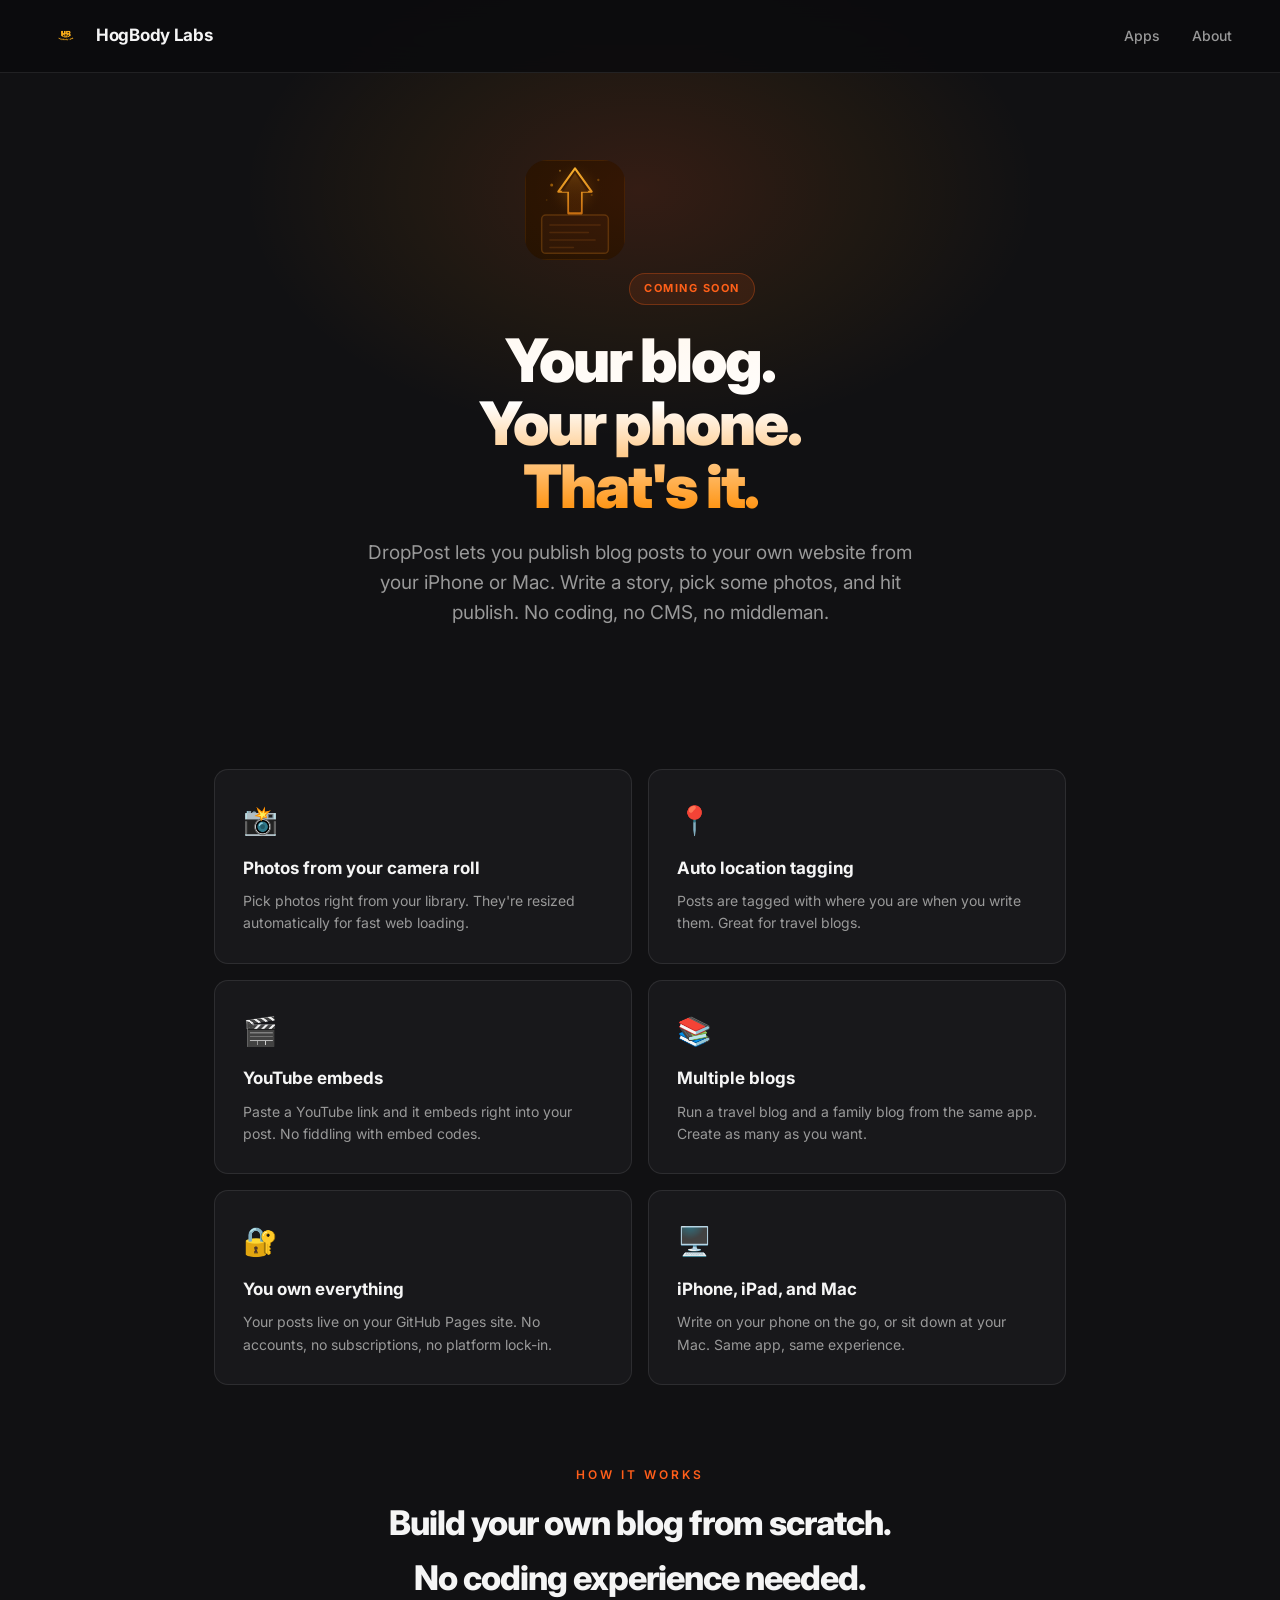
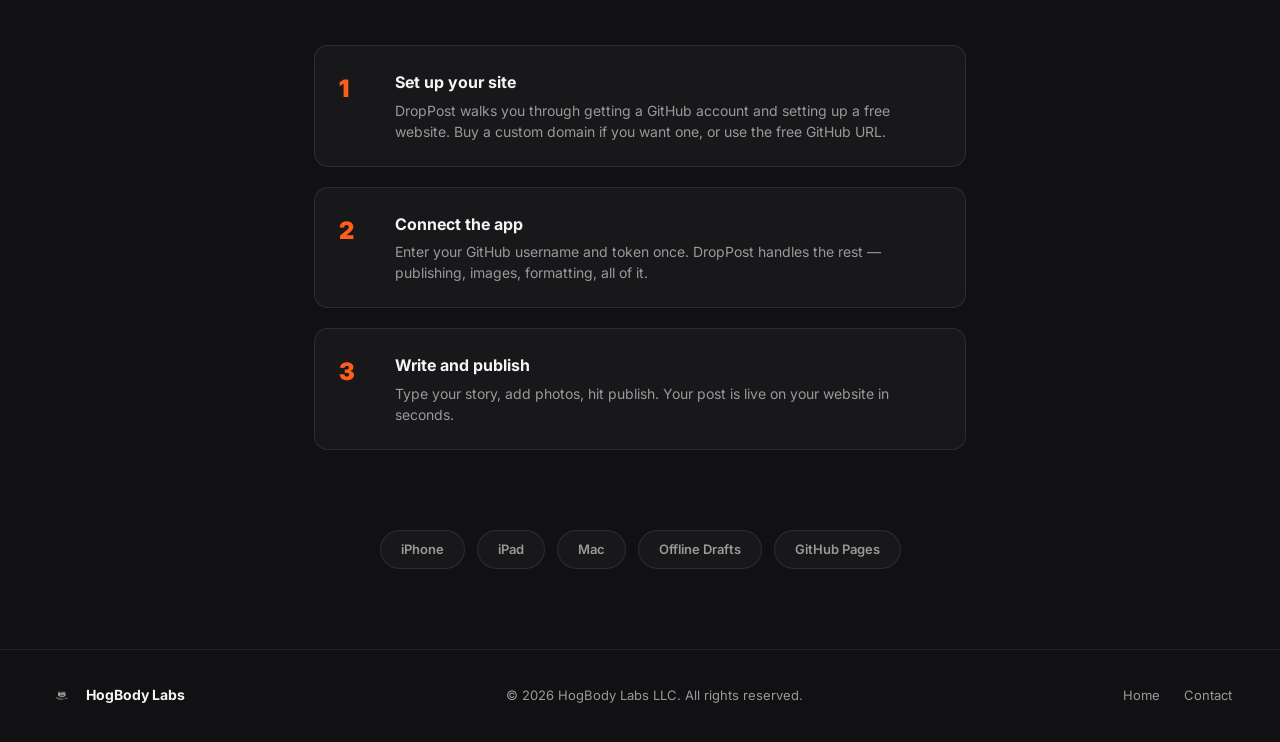
<file: droppost/index.html>
<!DOCTYPE html>
<html lang="en">
<head>
  <meta charset="UTF-8" />
  <meta name="viewport" content="width=device-width, initial-scale=1.0" />
  <title>DropPost — Publish Your Own Blog, No Coding Required</title>
  <link rel="preconnect" href="https://fonts.googleapis.com" />
  <link rel="preconnect" href="https://fonts.gstatic.com" crossorigin />
  <link href="https://fonts.googleapis.com/css2?family=Inter:wght@400;500;600;700;800;900&display=swap" rel="stylesheet" />
  <style>
    *, *::before, *::after { box-sizing: border-box; margin: 0; padding: 0; }

    :root {
      --bg:       #111113;
      --bg2:      #18181b;
      --bg3:      #222227;
      --white:    #f5f5f5;
      --muted:    #999;
      --accent:   #ff5e1a;
      --accent2:  #ff8c00;
      --border:   rgba(255,255,255,0.09);
      --radius:   14px;
    }

    html { scroll-behavior: smooth; }

    body {
      font-family: 'Inter', sans-serif;
      background: var(--bg);
      color: var(--white);
      line-height: 1.6;
      -webkit-font-smoothing: antialiased;
    }

    /* NAV */
    nav {
      position: fixed;
      top: 0; left: 0; right: 0;
      z-index: 100;
      display: flex;
      align-items: center;
      justify-content: space-between;
      padding: 18px 48px;
      background: rgba(12,12,14,0.9);
      backdrop-filter: blur(16px);
      border-bottom: 1px solid var(--border);
    }

    .nav-logo {
      display: flex;
      align-items: center;
      gap: 12px;
      text-decoration: none;
    }

    .nav-logo img {
      width: 36px;
      height: 36px;
      object-fit: contain;
      filter: brightness(0) saturate(100%) invert(65%) sepia(80%) saturate(600%) hue-rotate(345deg) brightness(105%);
    }

    .nav-logo span {
      font-size: 17px;
      font-weight: 700;
      color: var(--white);
      letter-spacing: -0.3px;
    }

    .nav-links {
      display: flex;
      gap: 32px;
      list-style: none;
    }

    .nav-links a {
      color: var(--muted);
      text-decoration: none;
      font-size: 14px;
      font-weight: 500;
      transition: color 0.2s;
    }
    .nav-links a:hover { color: var(--accent); }

    /* HERO */
    .hero {
      padding: 160px 24px 80px;
      text-align: center;
      position: relative;
      overflow: hidden;
    }

    .hero::before {
      content: '';
      position: absolute;
      top: -60px; left: 50%;
      transform: translateX(-50%);
      width: 800px; height: 500px;
      background: radial-gradient(ellipse, rgba(255,94,26,0.15) 0%, rgba(255,140,0,0.06) 40%, transparent 70%);
      pointer-events: none;
    }

    .hero-icon {
      width: 100px;
      height: 100px;
      border-radius: 22px;
      margin: 0 auto 32px;
    }

    .coming-badge {
      display: inline-block;
      font-size: 11px;
      font-weight: 700;
      letter-spacing: 1.5px;
      text-transform: uppercase;
      color: var(--accent);
      border: 1px solid rgba(255,94,26,0.3);
      background: rgba(255,94,26,0.1);
      padding: 6px 14px;
      border-radius: 50px;
      margin-bottom: 24px;
    }

    .hero h1 {
      font-size: clamp(36px, 5vw, 60px);
      font-weight: 900;
      letter-spacing: -2px;
      line-height: 1.05;
      margin-bottom: 20px;
      background: linear-gradient(to top, #ff8c00 0%, #ffffff 60%);
      -webkit-background-clip: text;
      -webkit-text-fill-color: transparent;
      background-clip: text;
    }

    .hero p {
      font-size: clamp(16px, 2vw, 19px);
      color: var(--muted);
      max-width: 560px;
      margin: 0 auto;
      line-height: 1.6;
    }

    /* FEATURES */
    .features {
      max-width: 900px;
      margin: 0 auto;
      padding: 60px 24px 80px;
    }

    .features-grid {
      display: grid;
      grid-template-columns: repeat(2, 1fr);
      gap: 16px;
    }

    .feature {
      background: var(--bg2);
      border: 1px solid var(--border);
      border-radius: var(--radius);
      padding: 28px;
    }

    .feature-icon {
      font-size: 28px;
      margin-bottom: 12px;
    }

    .feature h3 {
      font-size: 17px;
      font-weight: 700;
      margin-bottom: 8px;
    }

    .feature p {
      font-size: 14px;
      color: var(--muted);
      line-height: 1.6;
    }

    /* HOW IT WORKS */
    .how-it-works {
      max-width: 700px;
      margin: 0 auto;
      padding: 0 24px 80px;
      text-align: center;
    }

    .section-title {
      font-size: 12px;
      font-weight: 600;
      letter-spacing: 3px;
      text-transform: uppercase;
      color: var(--accent);
      margin-bottom: 12px;
    }

    .how-it-works h2 {
      font-size: clamp(24px, 3vw, 34px);
      font-weight: 800;
      letter-spacing: -1px;
      margin-bottom: 40px;
    }

    .steps {
      display: flex;
      flex-direction: column;
      gap: 20px;
      text-align: left;
    }

    .step {
      display: flex;
      gap: 20px;
      align-items: flex-start;
      background: var(--bg2);
      border: 1px solid var(--border);
      border-radius: var(--radius);
      padding: 24px;
    }

    .step-num {
      font-size: 24px;
      font-weight: 900;
      color: var(--accent);
      flex-shrink: 0;
      width: 36px;
    }

    .step h4 {
      font-size: 16px;
      font-weight: 700;
      margin-bottom: 4px;
    }

    .step p {
      font-size: 14px;
      color: var(--muted);
      line-height: 1.5;
    }

    /* PLATFORMS */
    .platforms {
      text-align: center;
      padding: 0 24px 80px;
    }

    .platform-tags {
      display: flex;
      justify-content: center;
      gap: 12px;
      flex-wrap: wrap;
    }

    .platform-tag {
      font-size: 13px;
      font-weight: 600;
      padding: 8px 20px;
      border-radius: 50px;
      background: var(--bg2);
      border: 1px solid var(--border);
      color: var(--muted);
    }

    /* FOOTER */
    footer {
      border-top: 1px solid var(--border);
      padding: 32px 48px;
      display: flex;
      align-items: center;
      justify-content: space-between;
      flex-wrap: wrap;
      gap: 16px;
    }

    .footer-logo {
      display: flex;
      align-items: center;
      gap: 10px;
    }

    .footer-logo img {
      width: 28px;
      height: 28px;
      object-fit: contain;
      filter: brightness(0) invert(0.7);
    }

    .footer-logo span {
      font-size: 14px;
      font-weight: 700;
      color: var(--white);
    }

    footer p {
      font-size: 13px;
      color: var(--muted);
    }

    .footer-links {
      display: flex;
      gap: 24px;
    }

    .footer-links a {
      color: var(--muted);
      text-decoration: none;
      font-size: 13px;
      transition: color 0.2s;
    }
    .footer-links a:hover { color: var(--accent); }

    /* RESPONSIVE */
    @media (max-width: 768px) {
      nav { padding: 14px 20px; }
      .nav-links { display: none; }

      .features-grid {
        grid-template-columns: 1fr;
      }

      footer {
        flex-direction: column;
        text-align: center;
        padding: 24px 20px;
      }
    }
  </style>
</head>
<body>

<!-- NAV -->
<nav>
  <a href="/" class="nav-logo">
    <img src="/hogbodylabs-badge.svg" alt="HogBody Labs" />
    <span>HogBody Labs</span>
  </a>
  <ul class="nav-links">
    <li><a href="/#apps">Apps</a></li>
    <li><a href="/#about">About</a></li>
  </ul>
</nav>

<!-- HERO -->
<section class="hero">
  <img src="/droppost-icon.svg" alt="DropPost" class="hero-icon" onerror="this.src='/droppost-icon.png'" />
  <div class="coming-badge">Coming Soon</div>
  <h1>Your blog.<br />Your phone.<br />That's it.</h1>
  <p>DropPost lets you publish blog posts to your own website from your iPhone or Mac. Write a story, pick some photos, and hit publish. No coding, no CMS, no middleman.</p>
</section>

<!-- FEATURES -->
<section class="features">
  <div class="features-grid">
    <div class="feature">
      <div class="feature-icon">📸</div>
      <h3>Photos from your camera roll</h3>
      <p>Pick photos right from your library. They're resized automatically for fast web loading.</p>
    </div>
    <div class="feature">
      <div class="feature-icon">📍</div>
      <h3>Auto location tagging</h3>
      <p>Posts are tagged with where you are when you write them. Great for travel blogs.</p>
    </div>
    <div class="feature">
      <div class="feature-icon">🎬</div>
      <h3>YouTube embeds</h3>
      <p>Paste a YouTube link and it embeds right into your post. No fiddling with embed codes.</p>
    </div>
    <div class="feature">
      <div class="feature-icon">📚</div>
      <h3>Multiple blogs</h3>
      <p>Run a travel blog and a family blog from the same app. Create as many as you want.</p>
    </div>
    <div class="feature">
      <div class="feature-icon">🔐</div>
      <h3>You own everything</h3>
      <p>Your posts live on your GitHub Pages site. No accounts, no subscriptions, no platform lock-in.</p>
    </div>
    <div class="feature">
      <div class="feature-icon">🖥️</div>
      <h3>iPhone, iPad, and Mac</h3>
      <p>Write on your phone on the go, or sit down at your Mac. Same app, same experience.</p>
    </div>
  </div>
</section>

<!-- HOW IT WORKS -->
<section class="how-it-works">
  <p class="section-title">How It Works</p>
  <h2>Build your own blog from scratch.<br />No coding experience needed.</h2>

  <div class="steps">
    <div class="step">
      <span class="step-num">1</span>
      <div>
        <h4>Set up your site</h4>
        <p>DropPost walks you through getting a GitHub account and setting up a free website. Buy a custom domain if you want one, or use the free GitHub URL.</p>
      </div>
    </div>
    <div class="step">
      <span class="step-num">2</span>
      <div>
        <h4>Connect the app</h4>
        <p>Enter your GitHub username and token once. DropPost handles the rest — publishing, images, formatting, all of it.</p>
      </div>
    </div>
    <div class="step">
      <span class="step-num">3</span>
      <div>
        <h4>Write and publish</h4>
        <p>Type your story, add photos, hit publish. Your post is live on your website in seconds.</p>
      </div>
    </div>
  </div>
</section>

<!-- PLATFORMS -->
<section class="platforms">
  <div class="platform-tags">
    <span class="platform-tag">iPhone</span>
    <span class="platform-tag">iPad</span>
    <span class="platform-tag">Mac</span>
    <span class="platform-tag">Offline Drafts</span>
    <span class="platform-tag">GitHub Pages</span>
  </div>
</section>

<!-- FOOTER -->
<footer>
  <div class="footer-logo">
    <img src="/hogbodylabs-badge.svg" alt="HogBody Labs" />
    <span>HogBody Labs</span>
  </div>
  <p>&copy; 2026 HogBody Labs LLC. All rights reserved.</p>
  <div class="footer-links">
    <a href="/">Home</a>
    <a href="mailto:support@hogbodylabs.com">Contact</a>
  </div>
</footer>

</body>
</html>
</file>
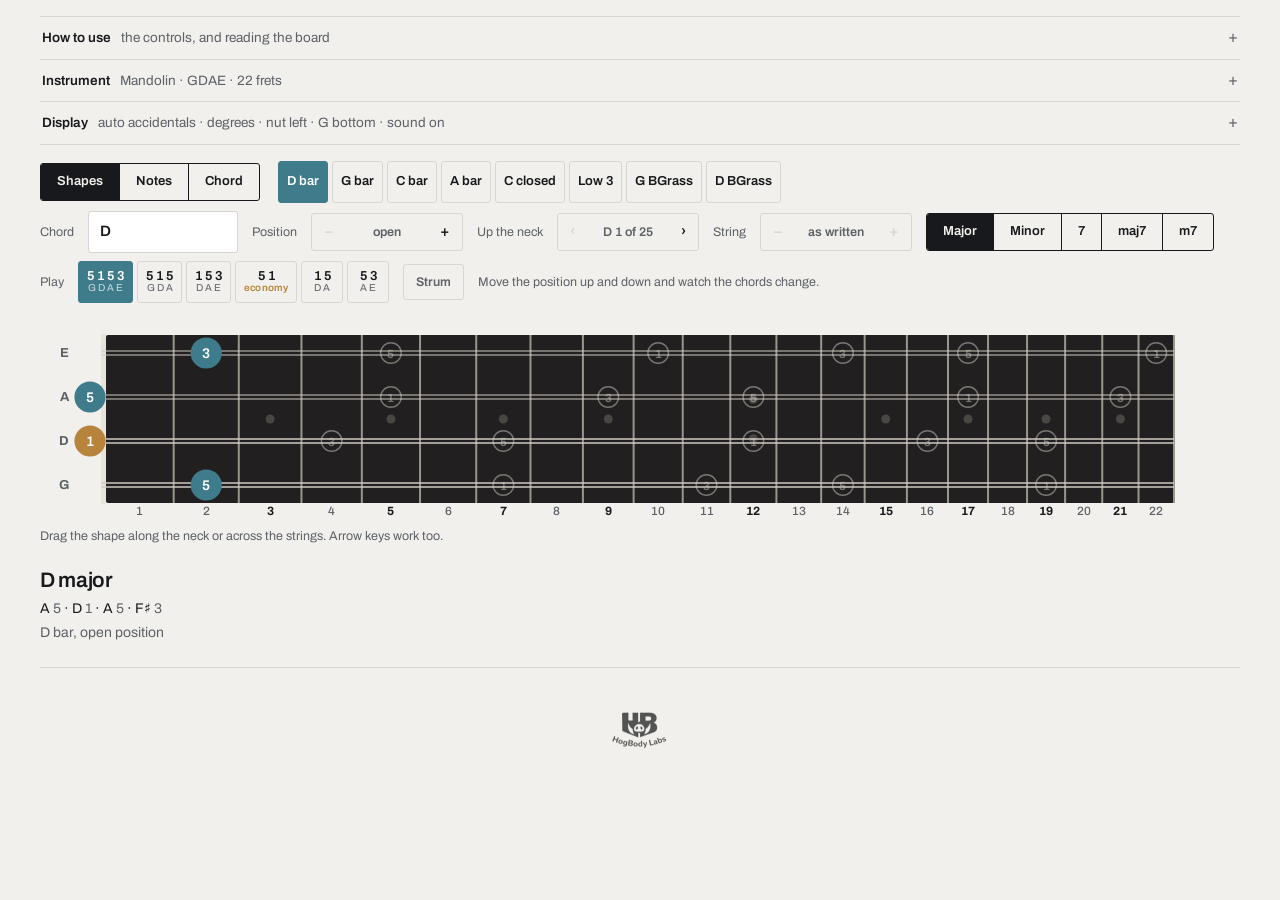
<file: fretboard/index.html>
<!DOCTYPE html>
<html lang="en">
<head>
<meta charset="utf-8">
<meta name="viewport" content="width=device-width, initial-scale=1, viewport-fit=cover">
<title>Burin Fretboard</title>
<meta name="description" content="Chord and note patterns on the neck, for mandolin, mandola, tenor banjo, 5-string banjo, guitar and bass.">
<meta name="theme-color" content="#F1F0EC">
<link rel="manifest" href="./manifest.webmanifest">
<link rel="icon" href="./icon-192.png">
<link rel="apple-touch-icon" href="./icon-180.png">
<meta name="apple-mobile-web-app-capable" content="yes">
<meta name="mobile-web-app-capable" content="yes">
<meta name="apple-mobile-web-app-status-bar-style" content="default">
<meta name="apple-mobile-web-app-title" content="Fretboard">
<link rel="preconnect" href="https://fonts.googleapis.com">
<link rel="preconnect" href="https://fonts.gstatic.com" crossorigin>
<link href="https://fonts.googleapis.com/css2?family=Archivo:wght@400;500;600;700&display=swap" rel="stylesheet">
<style>
  :root{
    --paper:#F1F0EC; --ink:#17191C; --ink-soft:#5D6167; --rule:#D8D6D0;
    --ebony:#211F1F; --nickel:#9A958D; --bone:#E8E4DA;
    --abalone:#3E7C8C; --brass:#B8843C; --wrong:#A63D3D;
  }
  *{box-sizing:border-box}
  html,body{margin:0;padding:0;-webkit-text-size-adjust:100%}
  body{
    background:var(--paper); color:var(--ink);
    font-family:'Archivo',ui-sans-serif,-apple-system,'Segoe UI',Roboto,sans-serif;
    font-size:15px; line-height:1.45; -webkit-font-smoothing:antialiased;
    padding-bottom:env(safe-area-inset-bottom);
  }
  .wrap{max-width:1240px;margin:0 auto;padding:16px 20px 40px}

  /* ---------- footer mark ---------- */
  /* Inlined rather than linked: the whole point of this page is that it works
     with no signal, and a logo that 404s offline is worse than none. */
  footer.mark{text-align:center;padding:26px 0 18px;margin-top:22px;border-top:1px solid var(--rule)}
  footer.mark img{width:132px;height:auto;opacity:.78}
  footer.mark a:hover img{opacity:1}

  /* ---------- disclosure ---------- */
  details.disc{border-bottom:1px solid var(--rule)}
  details.disc:first-of-type{border-top:1px solid var(--rule)}
  details.disc > summary{
    list-style:none; cursor:pointer; padding:11px 2px;
    display:flex; align-items:baseline; gap:10px; font-size:13.5px;
  }
  details.disc > summary::-webkit-details-marker{display:none}
  details.disc > summary::after{
    content:'+'; margin-left:auto; color:var(--ink-soft); font-size:16px; line-height:1;
  }
  details.disc[open] > summary::after{content:'–'}
  summary .k{font-weight:600}
  summary .v{color:var(--ink-soft)}
  .disc-body{padding:2px 2px 16px}
  .row{display:flex;flex-wrap:wrap;align-items:center;gap:8px 16px;margin-bottom:12px}
  .row:last-child{margin-bottom:0}
  .row > .lbl{font-size:12.5px;color:var(--ink-soft);min-width:78px}

  /* ---------- controls ---------- */
  .seg{display:inline-flex;border:1px solid var(--ink);border-radius:3px;overflow:hidden;flex-shrink:0}
  .seg button{font:inherit;font-size:13px;font-weight:600;background:none;border:0;
    padding:7px 16px;cursor:pointer;color:var(--ink);min-height:36px}
  .seg button + button{border-left:1px solid var(--ink)}
  .seg button[aria-pressed="true"]{background:var(--ink);color:var(--paper)}
  .seg button:disabled{color:var(--rule);cursor:default}
  .seg button:disabled[aria-pressed="true"]{background:var(--rule);color:var(--paper)}

  .chips{display:flex;flex-wrap:wrap;gap:4px}
  .chips button{
    font:inherit;font-size:13px;font-weight:600;min-width:42px;min-height:42px;
    padding:5px 8px;background:transparent;border:1px solid var(--rule);border-radius:3px;
    color:var(--ink);cursor:pointer;line-height:1.05;
  }
  .chips button small{display:block;font-size:10px;font-weight:400;color:var(--ink-soft)}
  .chips button[aria-pressed="true"]{background:var(--abalone);border-color:var(--abalone);color:#fff}
  .chips button[aria-pressed="true"] small{color:rgba(255,255,255,.72)}
  .chips button[data-econ] small{color:var(--brass);font-weight:600;letter-spacing:.02em}
  .chips button[data-econ][aria-pressed="true"] small{color:#F0C98A}

  input[type=text]{
    font:inherit;font-size:15px;font-weight:600;padding:8px 11px;min-height:42px;width:180px;
    background:#fff;border:1px solid var(--rule);border-radius:3px;color:var(--ink);
  }
  input[type=text]:focus{outline:2px solid var(--abalone);outline-offset:-1px;border-color:var(--abalone)}
  input[type=range]{width:200px;accent-color:var(--abalone)}
  .mini{font:inherit;font-size:12.5px;font-weight:600;background:none;
    border:1px solid var(--rule);border-radius:3px;padding:7px 12px;cursor:pointer;color:var(--ink-soft);min-height:36px}
  .mini:hover{border-color:var(--ink-soft);color:var(--ink)}
  .hide{display:none !important}

  /* ---------- question bar ---------- */
  .question{display:flex;flex-wrap:wrap;align-items:center;gap:10px 18px;padding:16px 0 4px}
  .question .grow{flex:1 1 auto;min-width:0}

  /* ---------- board ---------- */
  .board-wrap{margin-top:14px;overflow-x:auto;-webkit-overflow-scrolling:touch}
  svg{display:block;width:100%;height:auto;overflow:visible;touch-action:manipulation}
  .hit{cursor:pointer;fill:transparent}
  .hit:focus-visible{outline:2px solid var(--abalone);outline-offset:1px}
  .dotg{pointer-events:none}
  .dotg text{font-family:'Archivo',sans-serif;font-weight:600;text-anchor:middle;dominant-baseline:central}
  .fretnum{font-size:12px;font-weight:500;fill:var(--ink-soft);text-anchor:middle}
  .fretnum.mark{fill:var(--ink);font-weight:700}
  .openlabel{font-size:13px;font-weight:700;fill:var(--ink-soft);text-anchor:middle;dominant-baseline:central}
  .nutmark{font-size:15px;font-weight:600;text-anchor:middle;dominant-baseline:central}
  @keyframes nudge{0%,100%{transform:translateY(0)}50%{transform:translateY(-3px)}}
  .nudge{animation:nudge .2s ease}
  @media (prefers-reduced-motion:reduce){.nudge{animation:none}}

  /* ---------- answer ---------- */
  .answer{margin-top:20px;min-height:80px;max-width:62ch}
  .answer h2{font-size:21px;font-weight:600;letter-spacing:-.015em;margin:0 0 4px}
  .answer p{margin:0 0 3px;color:var(--ink-soft);font-size:14px}
  .answer .tones{color:var(--ink)}
  .answer .bad{color:var(--wrong);font-weight:600}
  .answer .good{color:var(--abalone);font-weight:600}
  .answer .empty{color:var(--ink-soft);font-weight:500;font-size:15px}
  .again{margin-top:12px;font:inherit;font-size:13px;font-weight:600;background:none;
    border:1px solid var(--ink);border-radius:3px;padding:7px 15px;cursor:pointer;color:var(--ink);min-height:36px}
  .again:hover{background:var(--ink);color:var(--paper)}
  .again + .again{margin-left:6px}

  /* ---------- help ---------- */
  .help h4{font-size:12.5px;font-weight:600;letter-spacing:.04em;text-transform:uppercase;
    color:var(--ink-soft);margin:14px 0 6px}
  .help h4:first-child{margin-top:2px}
  .help dl{display:grid;grid-template-columns:auto 1fr;gap:5px 14px;margin:0;max-width:70ch}
  .help dt{font-weight:600;font-size:13px;white-space:nowrap;display:flex;align-items:center;gap:7px}
  .help dd{margin:0;font-size:13px;color:var(--ink-soft)}
  .help .tip{font-size:12.5px;color:var(--ink-soft);margin:8px 0 0;max-width:70ch}
  .sw{width:15px;height:15px;border-radius:50%;flex:0 0 auto;display:inline-block}
  .sw.filled{background:var(--abalone)}
  .sw.faded{background:none;border:1.5px solid var(--nickel);opacity:.65}
  .sw.ghost{background:rgba(33,31,31,.55);border:2px dashed #D9A85C}
  .sw.ring{background:none;border:2px solid var(--ink-soft)}
  .sw.mute{background:none;position:relative}
  .sw.mute::before,.sw.mute::after{content:'';position:absolute;left:1px;top:6px;width:13px;height:2.4px;
    background:var(--ink-soft);border-radius:2px}
  .sw.mute::before{transform:rotate(45deg)}
  .sw.mute::after{transform:rotate(-45deg)}

  /* ---------- shape bar ---------- */
  .shapebar{display:flex;flex-wrap:wrap;align-items:center;gap:8px 14px;padding:4px 0 2px}
  .stepper{display:inline-flex;align-items:center;gap:2px;border:1px solid var(--rule);border-radius:3px}
  .stepper button{font:inherit;font-size:15px;font-weight:600;background:none;border:0;
    padding:6px 12px;cursor:pointer;color:var(--ink);min-height:36px;line-height:1}
  .stepper button:disabled{color:var(--rule);cursor:default}
  .stepper .val{font-size:12.5px;font-weight:600;color:var(--ink-soft);
    min-width:78px;text-align:center;padding:0 2px}
  .shapebar .lbl{font-size:12.5px;color:var(--ink-soft)}
  .hint{font-size:12.5px;color:var(--ink-soft);margin:6px 0 0}
  .board-wrap.grab{cursor:grab}
  .board-wrap.grabbing{cursor:grabbing}
  .board-wrap:focus-visible{outline:2px solid var(--abalone);outline-offset:2px}
</style>
</head>
<body>
<div class="wrap">

  <!-- ============ disclosure: how to use ============ -->
  <details class="disc" id="discHelp">
    <summary><span class="k">How to use</span><span class="v">the controls, and reading the board</span></summary>
    <div class="disc-body help">
      <h4>Controls</h4>
      <dl>
        <dt>Chord</dt><dd>Type a chord and the shape you are holding slides to it. It stays on that chord while you change shape or strings.</dd>
        <dt>Position</dt><dd>Moves the shape up and down the neck. The chord name follows it.</dd>
        <dt>Up the neck</dt><dd>Steps through every place that chord lives, starting nearest the nut.</dd>
        <dt>String</dt><dd>Slides the grip sideways. In fifths tuning that transposes by a fifth with your fingers where they are.</dd>
        <dt>Play</dt><dd>Which strings you fret, labelled by degree. The one marked <b>economy</b> is the pared-down grip.</dd>
        <dt>Strum</dt><dd>Sounds the chord. Tapping any dot sounds that note.</dd>
      </dl>
      <p class="tip">You can also drag the shape on the board, or use the arrow keys: left and right along the neck, up and down across the strings.</p>

      <h4>Reading the board</h4>
      <dl>
        <dt><span class="sw filled"></span>Filled</dt><dd>The notes you are playing. The brass one is the root.</dd>
        <dt><span class="sw faded"></span>Faded</dt><dd>The rest of the chord: where those notes sit if you want them.</dd>
        <dt><span class="sw ghost"></span>Hollow</dt><dd>The root, when the grip does not sound it.</dd>
        <dt><span class="sw ring"></span>Open</dt><dd>At the nut: that open string belongs to the chord and may ring.</dd>
        <dt><span class="sw mute"></span>Muted</dt><dd>At the nut: stop that string, its open note is not in the chord.</dd>
      </dl>
      <p class="tip">Numbers are scale degrees. 1 is the root, 3 the third, 5 the fifth, and a flat sign lowers it. Switch to note names under Display.</p>
    </div>
  </details>

  <!-- ============ disclosure: instrument ============ -->
  <details class="disc" id="discInst">
    <summary><span class="k">Instrument</span><span class="v" id="instVal"></span></summary>
    <div class="disc-body">
      <div class="row">
        <span class="lbl">Instrument</span>
        <div class="chips" id="instChips"></div>
      </div>
      <div class="row">
        <span class="lbl">Frets shown</span>
        <input type="range" id="fretRange" min="5" max="24" step="1">
        <span id="fretVal" style="font-weight:600;font-size:13px;min-width:2ch"></span>
      </div>
    </div>
  </details>

  <!-- ============ disclosure: display ============ -->
  <details class="disc" id="discDisp">
    <summary><span class="k">Display</span><span class="v" id="dispVal"></span></summary>
    <div class="disc-body">
      <div class="row">
        <span class="lbl">Accidentals</span>
        <div class="seg" id="accSeg">
          <button data-a="auto" aria-pressed="true">Auto</button>
          <button data-a="sharp" aria-pressed="false">Sharps</button>
          <button data-a="flat" aria-pressed="false">Flats</button>
        </div>
      </div>
      <div class="row">
        <span class="lbl">Dot labels</span>
        <div class="seg" id="labSeg">
          <button data-l="degree" aria-pressed="true">Degrees</button>
          <button data-l="name" aria-pressed="false">Note names</button>
        </div>
      </div>
      <div class="row">
        <span class="lbl">Nut</span>
        <div class="seg" id="nutSeg">
          <button data-n="left" aria-pressed="true">Left</button>
          <button data-n="right" aria-pressed="false">Right</button>
        </div>
        <span class="lbl" style="min-width:0">Nut on the right is the left-handed view.</span>
      </div>
      <div class="row">
        <span class="lbl">Low string</span>
        <div class="seg" id="lowSeg">
          <button data-o="bottom" aria-pressed="true">Bottom</button>
          <button data-o="top" aria-pressed="false">Top</button>
        </div>
      </div>
      <div class="row">
        <span class="lbl">Sound</span>
        <div class="seg" id="sndSeg">
          <button data-s="on" aria-pressed="true">On</button>
          <button data-s="off" aria-pressed="false">Off</button>
        </div>
      </div>
    </div>
  </details>

  <!-- ============ the question ============ -->
  <div class="question">
    <div class="seg" id="targetSeg">
      <button data-t="shape" aria-pressed="true">Shapes</button>
      <button data-t="note" aria-pressed="false">Notes</button>
      <button data-t="chord" aria-pressed="false">Chord</button>
    </div>

    <div class="grow" id="shapeZone">
      <div class="chips" id="shapePick"></div>
    </div>

    <div class="grow hide" id="noteZone">
      <div class="chips" id="notePick"></div>
    </div>

    <div class="grow hide" id="chordZone">
      <input type="text" id="chordInput" placeholder="Gm7, Bb, D, F#m7b5…" autocomplete="off"
             autocapitalize="off" spellcheck="false">
    </div>

    <span class="lbl hide" id="noShapes" style="min-width:0"></span>

    <button class="mini hide" id="clearBtn">Clear</button>

    <div class="seg hide" id="modeSeg">
      <button data-m="show" aria-pressed="true">Show</button>
      <button data-m="train" aria-pressed="false">Train</button>
    </div>
  </div>

  <div class="shapebar" id="shapeBar">
    <span class="lbl">Chord</span>
    <input type="text" id="shapeChord" placeholder="F, Bb, Gm, A7…" autocomplete="off"
           autocapitalize="off" spellcheck="false" style="width:150px">
    <span class="lbl">Position</span>
    <div class="stepper">
      <button id="posDown" aria-label="Move shape down the neck">&minus;</button>
      <span class="val" id="posVal"></span>
      <button id="posUp" aria-label="Move shape up the neck">+</button>
    </div>
    <span class="lbl">Up the neck</span>
    <div class="stepper">
      <button id="tourDown" aria-label="Previous voicing of this chord">&lsaquo;</button>
      <span class="val" id="tourVal"></span>
      <button id="tourUp" aria-label="Next voicing of this chord">&rsaquo;</button>
    </div>
    <span class="lbl" id="courseLbl">String</span>
    <div class="stepper" id="courseStep">
      <button id="crsDown" aria-label="Move shape to a lower string">&minus;</button>
      <span class="val" id="crsVal"></span>
      <button id="crsUp" aria-label="Move shape to a higher string">+</button>
    </div>
    <div class="seg" id="qualSeg">
      <button data-q="major" aria-pressed="true">Major</button>
      <button data-q="minor" aria-pressed="false">Minor</button>
      <button data-q="7" aria-pressed="false">7</button>
      <button data-q="maj7" aria-pressed="false">maj7</button>
      <button data-q="m7" aria-pressed="false">m7</button>
    </div>
    <span class="lbl" id="viewLbl">Play</span>
    <div class="chips" id="viewSeg"></div>
    <button class="mini" id="strumBtn">Strum</button>
    <span class="lbl" style="min-width:0">Move the position up and down and watch the chords change.</span>
  </div>

  <div class="board-wrap" id="boardWrap" tabindex="0"><svg id="board"></svg></div>
  <p class="hint" id="hint"></p>
  <div class="answer" id="answer"></div>

  <footer class="mark">
    <a href="https://hogbodylabs.com" target="_blank" rel="noopener">
      <img src="[data-uri]" alt="HogBody Labs">
    </a>
  </footer>

</div>

<script>
/* ===================== theory core ===================== */
const LETTERS=['C','D','E','F','G','A','B'];
const NAT={C:0,D:2,E:4,F:5,G:7,A:9,B:11};
const SHARP=['C','C♯','D','D♯','E','F','F♯','G','G♯','A','A♯','B'];
const FLAT =['C','D♭','D','E♭','E','F','G♭','G','A♭','A','B♭','B'];
const PICKER=[
  {pc:0,main:'C'},{pc:1,main:'C♯',alt:'D♭'},{pc:2,main:'D'},{pc:3,main:'E♭',alt:'D♯'},
  {pc:4,main:'E'},{pc:5,main:'F'},{pc:6,main:'F♯',alt:'G♭'},{pc:7,main:'G'},
  {pc:8,main:'A♭',alt:'G♯'},{pc:9,main:'A'},{pc:10,main:'B♭',alt:'A♯'},{pc:11,main:'B'}
];
function acc(n){return n===-2?'𝄫':n===-1?'♭':n===0?'':n===1?'♯':'𝄪';}

// [letterStep, semitone, degreeLabel]
const Q={
  major :{lbl:'major', t:[[0,0,'root'],[2,4,'3rd'],[4,7,'5th']]},
  minor :{lbl:'minor', t:[[0,0,'root'],[2,3,'♭3rd'],[4,7,'5th']]},
  dim   :{lbl:'dim',   t:[[0,0,'root'],[2,3,'♭3rd'],[4,6,'♭5th']]},
  aug   :{lbl:'aug',   t:[[0,0,'root'],[2,4,'3rd'],[4,8,'♯5th']]},
  '5'   :{lbl:'5',     t:[[0,0,'root'],[4,7,'5th']]},
  sus2  :{lbl:'sus2',  t:[[0,0,'root'],[1,2,'2nd'],[4,7,'5th']]},
  sus4  :{lbl:'sus4',  t:[[0,0,'root'],[3,5,'4th'],[4,7,'5th']]},
  '6'   :{lbl:'6',     t:[[0,0,'root'],[2,4,'3rd'],[4,7,'5th'],[5,9,'6th']]},
  m6    :{lbl:'m6',    t:[[0,0,'root'],[2,3,'♭3rd'],[4,7,'5th'],[5,9,'6th']]},
  '7'   :{lbl:'7',     t:[[0,0,'root'],[2,4,'3rd'],[4,7,'5th'],[6,10,'♭7th']]},
  maj7  :{lbl:'maj7',  t:[[0,0,'root'],[2,4,'3rd'],[4,7,'5th'],[6,11,'7th']]},
  m7    :{lbl:'m7',    t:[[0,0,'root'],[2,3,'♭3rd'],[4,7,'5th'],[6,10,'♭7th']]},
  m7b5  :{lbl:'m7♭5',  t:[[0,0,'root'],[2,3,'♭3rd'],[4,6,'♭5th'],[6,10,'♭7th']]},
  dim7  :{lbl:'dim7',  t:[[0,0,'root'],[2,3,'♭3rd'],[4,6,'♭5th'],[6,9,'𝄫7th']]},
  add9  :{lbl:'add9',  t:[[0,0,'root'],[2,4,'3rd'],[4,7,'5th'],[8,14,'9th']]},
  '9'   :{lbl:'9',     t:[[0,0,'root'],[2,4,'3rd'],[4,7,'5th'],[6,10,'♭7th'],[8,14,'9th']]},
  m9    :{lbl:'m9',    t:[[0,0,'root'],[2,3,'♭3rd'],[4,7,'5th'],[6,10,'♭7th'],[8,14,'9th']]},
  maj9  :{lbl:'maj9',  t:[[0,0,'root'],[2,4,'3rd'],[4,7,'5th'],[6,11,'7th'],[8,14,'9th']]}
};
// order matters: simplest wins when identifying a selected set
const ID_ORDER=['major','minor','7','m7','maj7','6','m6','dim','aug','sus4','sus2',
                'm7b5','dim7','add9','9','m9','maj9'];

function spell(rootName, qk){
  const q=Q[qk], L=rootName[0];
  const alt = rootName.includes('♭')||rootName.includes('b') ? -1
            : rootName.includes('♯')||rootName.includes('#') ? 1 : 0;
  const li=LETTERS.indexOf(L), rpc=(NAT[L]+alt+12)%12;
  return q.t.map(([ls,semi,deg])=>{
    const letter=LETTERS[(li+ls)%7], pc=(rpc+semi)%12;
    const a=((pc-NAT[letter]+18)%12)-6;
    return {pc,name:letter+acc(a),degree:deg};
  });
}

const IV=['unison','minor 2nd','major 2nd','minor 3rd','major 3rd','perfect 4th',
          'tritone','perfect 5th','minor 6th','major 6th','minor 7th','major 7th'];

/* -------- chord text parser -------- */
const SUFFIX=[
  ['maj7',['maj7','M7','Maj7','ma7','Δ7','Δ']],['maj9',['maj9','M9','Maj9']],
  ['m7b5',['m7b5','m7♭5','min7b5','ø','-7b5','m7-5']],
  ['dim7',['dim7','°7','o7']], ['dim',['dim','°','o']],
  ['aug',['aug','+','#5']],
  ['m9',['m9','min9','-9']], ['m7',['m7','min7','-7','mi7']],
  ['m6',['m6','min6','-6']],
  ['add9',['add9','add2']],
  ['sus4',['sus4','sus']], ['sus2',['sus2']],
  ['9',['9']], ['7',['7','dom7']], ['6',['6']],
  ['minor',['minor','min','m','-']],
  ['major',['major','maj','M','']]
];
function parseChord(str){
  let s=(str||'').trim().replace(/♯/g,'#').replace(/♭/g,'b');
  if(!s) return null;
  const m=s.match(/^([A-Ga-g])([#b]?)/);
  if(!m) return null;
  const rootName=m[1].toUpperCase()+(m[2]==='#'?'♯':m[2]==='b'?'♭':'');
  let rest=s.slice(m[0].length).trim();
  // Case matters for exactly one pair: M7 is a major seventh and m7 is a minor
  // one, and folding case made every m7 match maj7's M7 first. So try an exact
  // match before a forgiving one, which keeps MIN7 and Maj7 working.
  for(const [key,forms] of SUFFIX)
    for(const f of forms)
      if(f!=='' && rest===f) return {rootName,q:key};
  for(const [key,forms] of SUFFIX)
    for(const f of forms)
      if(f!=='' && rest.toLowerCase()===f.toLowerCase()) return {rootName,q:key};
  if(rest==='') return {rootName,q:'major'};
  return null;
}

/* ===================== instruments ===================== */
const INST={
  // `shapes` marks an instrument whose shape set has actually been worked out
  // AND signed off for that instrument. Sharing a tuning is not enough: a tenor
  // banjo is also GDAE, but it has a longer scale and different hands, and the
  // economy windows are pure ergonomics. Applying these to a banjo or guitar
  // produces real chords with meaningless names. Every other instrument gets
  // its own set, authored on its own terms, or it gets nothing.
  mandolin:{label:'Mandolin',tuning:'GDAE',frets:22,doubled:true,shapes:true,
    strings:[{midi:55,name:'G'},{midi:62,name:'D'},{midi:69,name:'A'},{midi:76,name:'E'}]},
  mandola:{label:'Mandola',tuning:'CGDA',frets:20,doubled:true,shapes:true,
    strings:[{midi:48,name:'C'},{midi:55,name:'G'},{midi:62,name:'D'},{midi:69,name:'A'}]},
  tenor:{label:'Tenor banjo',tuning:'GDAE',frets:22,
    strings:[{midi:43,name:'G'},{midi:50,name:'D'},{midi:57,name:'A'},{midi:64,name:'E'}]},
  banjo5:{label:'Banjo',tuning:'gDGBD',frets:22,
    strings:[{midi:50,name:'D'},{midi:55,name:'G'},{midi:59,name:'B'},
             {midi:62,name:'D'},{midi:67,name:'G',start:5}]},
  guitar:{label:'Guitar',tuning:'EADGBE',frets:20,
    strings:[{midi:40,name:'E'},{midi:45,name:'A'},{midi:50,name:'D'},
             {midi:55,name:'G'},{midi:59,name:'B'},{midi:64,name:'E'}]},
  bass:{label:'Bass',tuning:'EADG',frets:22,
    strings:[{midi:28,name:'E'},{midi:33,name:'A'},{midi:38,name:'D'},{midi:43,name:'G'}]}
};
const MARK=[3,5,7,9,12,15,17,19,21,24];
const shapesOK=()=>!!INST[S.inst].shapes;

/* ===================== shapes =====================
   A shape is fret numbers per course, low to high (G D A E on mandolin),
   null where a course is not fretted. The whole pattern slides: add the
   position offset to every number. `root` says where the root sits, in the
   same coordinates — it may land on a string the shape doesn't sound, in
   which case it draws as a hollow ghost dot. `core` is the subset of
   courses kept in the stripped view.

   A shape carries no opinion about how much of it you play. The window chips
   offer the full shape and every narrower run of neighbouring courses, and the
   course shift slides the result anywhere on the neck.

   >>> All of these are Dale's, in his names. */
const SHAPES={
  // Keep G and D, mute A and E: the full bar up the neck is uncomfortable.
  // This pair is the LOW5 of the lesson plan, a 5 sitting under the root.
  D :{suffix:'bar', frets:[2,0,0,2], root:{c:1,f:0}, econ:{i:0,len:2}},
  // Deliberately none: Dale plays this one whole. It is a comfortable grip,
  // so there is nothing to economise and no window to mark.
  G :{suffix:'bar', frets:[0,0,2,3], root:{c:0,f:0}, econ:null},
  // Keep G, D and A, mute E.
  C :{suffix:'bar', frets:[0,2,3,0], root:{c:2,f:3}, econ:{i:0,len:3}},
  // No third anywhere in it, which is the point: it sits under major or minor
  // alike, so the quality control has nothing to switch.
  // `econ` is the window Dale actually reaches for. The reason is ergonomic,
  // not theoretical: a full D bar up the neck is an uncomfortable bar so he
  // drops to two strings, while an A bar is an easier one so he keeps three.
  // Nothing here can be computed. The app knows every note in the chord and
  // nowhere near enough about a hand, so this is his call per shape and stays
  // absent until he says.
  // Keep G, D and A, mute E: an easier bar than the D, so more of it survives.
  // The D-A pair of this shape is the grip Dale calls the C double stop, which
  // he reaches for soloing rather than rhythm.
  A :{suffix:'bar', frets:[2,2,0,0], root:{c:2,f:0}, econ:{i:0,len:3}},
  // Keep G, D and A, mute E. Dale almost never plays the E string in rhythm.
  Cc:{suffix:'closed', frets:[5,2,3,0], root:{c:0,f:5}, econ:{i:0,len:3}},
  // The only shape here with the 3 underneath, which no window of the others
  // can produce. Written at its lowest closed position, an E; drop it a fret
  // and you get an E flat with the G string open.
  //
  // Named Low 3 rather than 3 1 5 on purpose. A name made of degrees is a
  // claim about what is sounding, and it goes false the moment you narrow to
  // the economy pair. Low 3 describes the one thing every window of it shares,
  // so it survives narrowing the way D bar does.
  L3:{name:'Low 3', frets:[1,2,2,0], root:{c:1,f:2}, econ:{i:0,len:2}},

  // The classic bluegrass shapes. Dale does not play these and calls them
  // awful, but nearly everyone else does, so a student will meet them. Whole
  // by definition: all four ringing and then choked, so no economy window.
  Gch:{suffix:'BGrass', frets:[7,5,2,3], root:{c:1,f:5}, econ:null},
  // No fifth in it at all, just the root and the third doubled.
  Dch:{suffix:'BGrass', frets:[7,4,5,2], root:{c:0,f:7}, econ:null}
};
const SHAPE_ORDER=['D','G','C','A','Cc','L3','Gch','Dch'];

// A shape is named for the chord it makes at the nut, so the same fingering is
// a D bar on mandolin and a G bar on mandola. Everything is just shifted a
// fifth. Deriving the letter means one set of shapes serves the whole fifths
// family and reproduces Dale's own names on mandolin exactly.
function shapeLabel(k){
  const sh=SHAPES[k], st=INST[S.inst].strings;
  // A shape named for its degrees says the same thing on any tuning, so it
  // keeps its name. The rest are named for the chord they make at the nut.
  if(sh.name) return sh.name;
  if(!st[sh.root.c]) return sh.suffix;
  return pick((st[sh.root.c].midi+sh.root.f)%12).main+' '+sh.suffix;
}
const DEG={0:'1',1:'♭9',2:'9',3:'♭3',4:'3',5:'4',6:'♭5',7:'5',8:'♯5',9:'6',10:'♭7',11:'7'};
const degOf=(pc,rootPc)=>DEG[((pc-rootPc)%12+12)%12]||'';

// Straight fifths is what makes the course shift meaningful.
function fifthsTuned(){
  const st=INST[S.inst].strings;
  for(let i=1;i<st.length;i++){
    if(st[i].start) return false;
    if(st[i].midi-st[i-1].midi!==7) return false;
  }
  return st.length>1;
}
function fretted(sh){
  const list=[]; sh.frets.forEach((f,c)=>{ if(f!==null) list.push(c); }); return list;
}
// A shape is played through a window of neighbouring courses. The whole shape
// is one of those windows and is the default; narrowing to two or three is a
// choice the player makes, not a rule the app imposes. Which window is a real
// musical difference: on the D shape the bottom pair is a 5 under the root,
// the top pair a 5 under the 3rd.
function shapeCourses(sh){
  const list=fretted(sh);
  const w=S.win, keep=list.slice(w.i,w.i+w.len);
  return keep.length?keep:list;
}
function windows(sh){
  const n=fretted(sh).length, out=[];
  for(let len=n;len>=2;len--)
    for(let i=0;i+len<=n;i++) out.push({i,len});
  return out;
}
// Degrees name a window the way the lesson does, and they hold still while the
// shape moves, which course names do not.
function windowDegrees(sh,w){
  const off=courseOffsets(sh), list=fretted(sh), min3=minorBase();
  return list.slice(w.i,w.i+w.len).map(c=>{
    let o=off[c]; if(min3&&o===4) o=3;
    return DEG[o]||'?';
  });
}
// Semitones above the root for each string, at the shape's written position.
// A uniform slide or course shift moves every note equally, so these hold everywhere.
function courseOffsets(sh){
  const st=INST[S.inst].strings;
  const base=st[sh.root.c].midi+sh.root.f, o={};
  sh.frets.forEach((f,c)=>{ if(f!==null&&st[c]) o[c]=((st[c].midi+f-base)%12+12)%12; });
  return o;
}
function isThird(sh,c){ return courseOffsets(sh)[c]===4; }

function shapeRange(){
  const sh=SHAPES[S.shape];
  const n=INST[S.inst].strings.length;
  if(!sh) return {min:0,max:0,sMin:0,sMax:0};
  const cs=shapeCourses(sh);
  if(!cs.length) return {min:0,max:0,sMin:0,sMax:0};
  const off=courseOffsets(sh);
  const fs=cs.map(c=>sh.frets[c]-((minorBase()&&off[c]===4)?1:0));
  const lo=Math.min(...fs), hi=Math.max(...fs);
  const sMin=fifthsTuned()?-Math.min(...cs):0;
  const sMax=fifthsTuned()?(n-1)-Math.max(...cs):0;
  return {min:-lo, max:S.frets-hi, sMin, sMax};
}
// PICKER's defaults suit note names but not every chord root: C sharp major
// wants D flat to avoid E sharp, G flat major seven wants G flat to avoid the
// same. Score both spellings of an ambiguous root and take the tidier one,
// counting double accidentals worst, then C flat / F flat / E sharp / B sharp,
// then sheer number of accidentals.
const ODD=new Set(['C♭','F♭','E♯','B♯']);
function spellingCost(rootName,q){
  let odd=0,accs=0;
  spell(rootName,q).forEach(x=>{
    if(x.name.includes('𝄫')||x.name.includes('𝄪')) odd+=2;
    else if(ODD.has(x.name)) odd+=1;
    accs+=x.name.length-1;
  });
  return [odd,accs];
}
function rootNameFor(pc,quality){
  if(S.accPref==='flat') return FLAT[pc];
  if(S.accPref==='sharp') return SHARP[pc];
  const p=pick(pc); if(!p.alt) return p.main;
  const a=spellingCost(p.main,quality), b=spellingCost(p.alt,quality);
  return (b[0]<a[0]||(b[0]===a[0]&&b[1]<a[1])) ? p.alt : p.main;
}

const minorBase =()=> S.qual==='minor'||S.qual==='m7';
const seventhOf =()=> (S.qual==='7'||S.qual==='m7')?10 : S.qual==='maj7'?11 : null;

// Everything the board and the answer line need, derived from shape + position.
function shapeVoicing(){
  const sh=SHAPES[S.shape]; if(!sh) return null;
  const I=INST[S.inst], n=I.strings.length;
  const cs=shapeCourses(sh); if(!cs.length) return null;
  const off=courseOffsets(sh);
  const min3=minorBase(), sev=seventhOf();

  const rootPc=(I.strings[sh.root.c].midi+sh.root.f+S.pos+7*S.shift+1200)%12;

  // the triad the shape gives you
  let notes=[];
  cs.forEach(c=>{
    const si=c+S.shift; if(si<0||si>=n) return;
    let f=sh.frets[c]+S.pos;
    if(min3 && off[c]===4) f-=1;
    if(f<0||f>S.frets) return;
    notes.push({si,f,pc:(I.strings[si].midi+f)%12});
  });
  if(!notes.length) return null;

  // A seventh replaces one course, the way a player makes one: take a tone the
  // shape already doubles and move it to the seventh. With nothing doubled,
  // the fifth goes, since it is the tone the chord can spare.
  let sevenAdded=false;
  const preDegs=new Set(notes.map(x=>((x.pc-rootPc)%12+12)%12));
  if(sev!==null && notes.length>=3 && (preDegs.has(3)||preDegs.has(4))){
    const target=(rootPc+sev)%12;
    const count={};
    notes.forEach(x=>{const d=((x.pc-rootPc)%12+12)%12; count[d]=(count[d]||0)+1;});
    const rank=x=>{
      const d=((x.pc-rootPc)%12+12)%12;
      if(d===sev) return -1;          // already there
      if(count[d]>1) return 0;        // a doubled tone: take this one
      if(d===7) return 1;             // otherwise spend the fifth
      return 9;                       // never the root or the third
    };
    const moves=notes.map((x,idx)=>{
      const r=rank(x); if(r<0||r>1) return null;
      const up=((target-x.pc)%12+12)%12, down=up-12;
      const opts=[up,down].sort((a,b)=>Math.abs(a)-Math.abs(b))
        .map(d=>x.f+d).filter(f=>f>=0&&f<=S.frets);
      if(!opts.length) return null;
      return {idx,r,f:opts[0],cost:Math.abs(opts[0]-x.f)};
    }).filter(Boolean);
    moves.sort((a,b)=>a.r-b.r||a.cost-b.cost||b.idx-a.idx);
    if(moves.length){
      const m=moves[0], x=notes[m.idx];
      x.f=m.f; x.pc=(I.strings[x.si].midi+m.f)%12;
      sevenAdded=true;
    }
  }

  // With no third the chord has no quality to report, and adding a seventh to
  // it would be inventing one, so it is named as a bare fifth and left alone.
  const degs=new Set(notes.map(x=>((x.pc-rootPc)%12+12)%12));
  const hasThird=degs.has(3)||degs.has(4);
  const quality = !hasThird ? '5' : (sevenAdded ? S.qual : (min3?'minor':'major'));
  const rootName=rootNameFor(rootPc,quality);
  const tones=spell(rootName,quality);
  const byPc=new Map(tones.map(t=>[t.pc,t]));

  // The chord in full, including the third a modal shape leaves out.
  const chordTones=[], seen=new Set();
  [...tones,...spell(rootName,min3?'minor':'major')].forEach(t=>{
    if(seen.has(t.pc)) return;
    seen.add(t.pc);
    chordTones.push({pc:t.pc,name:t.name,degree:degOf(t.pc,rootPc)});
  });
  notes.forEach(x=>{
    const t=byPc.get(x.pc);
    x.degree=degOf(x.pc,rootPc);
    x.name=t?t.name:(S.accPref==='flat'?FLAT:SHARP)[x.pc];
  });
  notes.sort((a,b)=>a.si-b.si);

  const rc=sh.root.c+S.shift, rf=sh.root.f+S.pos;
  const rootPos=(rc>=0&&rc<n&&rf>=0&&rf<=S.frets)?{si:rc,f:rf}:null;

  return {notes,rootPos,rootPc,rootName,quality,tones,
    sevenAsked:sev!==null, sevenAdded, hasThird,
    // The chord in full, including the third a modal shape leaves out, so the
    // board can show where the rest of it sits. Also decides which open
    // courses may ring and which have to be muted.
    chordTones,
    ringPcs:new Set(chordTones.map(t=>t.pc)),
    sounded:notes.some(x=>x.degree==='1'),
    courses:notes.map(x=>I.strings[x.si].name)};
}

// Every place this chord lives, ordered up the neck. Each shape is placed at
// whatever position puts its root on the wanted note, and on a fifths tuning
// also at every set of strings it can sit on, since moving a grip one string
// over transposes it by a fifth without the frets moving. Nothing is authored:
// the tour falls out of the shapes themselves.
//
// Only the window actually played is considered, so a two-string economy grip
// is free to sit anywhere its two strings fit.
function tourWindow(sh){
  const cs=fretted(sh);
  return sh.econ ? cs.slice(sh.econ.i,sh.econ.i+sh.econ.len) : cs;
}
// Identifies a grip by the strings and frets under the hand, so the same
// fingering reached two different ways is listed once.
function gripKey(k,pos,shift){
  const sh=SHAPES[k], off=courseOffsets(sh), min3=minorBase();
  return tourWindow(sh).map(c=>
    (c+shift)+':'+(sh.frets[c]+pos-((min3&&off[c]===4)?1:0))).join(',');
}
function tourFor(rootPc){
  const I=INST[S.inst], n=I.strings.length, fifths=fifthsTuned();
  const out=[], seen=new Set();
  SHAPE_ORDER.forEach(k=>{
    const sh=SHAPES[k], win=tourWindow(sh);
    if(!win.length||!I.strings[sh.root.c]) return;
    // Same fret arithmetic the range check uses, minor flip included, or the
    // tour offers stops that get clamped out from under it.
    const off=courseOffsets(sh), min3=minorBase();
    const fs=win.map(c=>sh.frets[c]-((min3&&off[c]===4)?1:0));
    const lo=Math.min(...fs), hi=Math.max(...fs);
    const basePc=(I.strings[sh.root.c].midi+sh.root.f)%12;
    const sMin=fifths?-Math.min(...win):0, sMax=fifths?(n-1)-Math.max(...win):0;
    for(let shift=sMin;shift<=sMax;shift++){
      const need=((rootPc-basePc-7*shift)%12+12)%12;
      for(let p=need-12;p<=S.frets;p+=12){
        if(p+lo<0||p+hi>S.frets) continue;
        const key=gripKey(k,p,shift);
        if(seen.has(key)) continue;
        seen.add(key);
        out.push({shape:k,pos:p,shift,low:p+lo});
      }
    }
  });
  out.sort((a,b)=>a.low-b.low||a.shape.localeCompare(b.shape)||a.shift-b.shift);
  return out;
}

function placeShapeOnChord(k,pc,shift){
  const sh=SHAPES[k], I=INST[S.inst], cs=fretted(sh);
  if(!cs.length||!I.strings[sh.root.c]) return null;
  const sh7=7*(shift===undefined?0:shift);
  const basePc=(I.strings[sh.root.c].midi+sh.root.f+sh7)%12;
  const need=((pc-basePc)%12+12)%12;
  const lo=Math.min(...cs.map(c=>sh.frets[c])), hi=Math.max(...cs.map(c=>sh.frets[c]));
  for(let p=need-12;p<=S.frets;p+=12){
    if(p+lo>=0&&p+hi<=S.frets) return p;
  }
  return null;
}

// The chord in the box is sticky: naming one keeps the shape you are holding
// and slides it to where it makes that chord, rather than throwing you at
// whichever shape happens to sit lowest. Changing shape keeps the chord too.
// Walking between shapes is what the tour is for.
function holdChord(pc,qual){
  if(qual) S.qual=qual;
  const p=placeShapeOnChord(S.shape,pc);
  if(p===null) return false;
  S.pos=p; S.shift=0;
  clampShape();
  // Asking for a seventh is a clear instruction, so if the window you are on
  // is too narrow to carry one, open it up rather than quietly handing back a
  // plain triad. A shape with no third anywhere still cannot, and the answer
  // line says so.
  if(seventhOf()!==null){
    const v=shapeVoicing();
    if(v && !v.sevenAdded){
      const full={i:0,len:fretted(SHAPES[S.shape]).length};
      const keep={...S.win};
      S.win=full; clampShape();
      const w=shapeVoicing();
      if(!(w && w.sevenAdded)){ S.win=keep; clampShape(); }
      else document.getElementById('viewSeg').dataset.sig='';
    }
  }
  draw();
  return true;
}

// Narrowing or widening the window re-clamps position and string shift, which
// can drag the chord with it. Changing which strings you play should never
// change what chord you are looking at, so put it back.
function keepChord(targetPc){
  const v=shapeVoicing();
  if(!v||v.rootPc===targetPc) return;
  for(const sh of [S.shift,0]){
    const p=placeShapeOnChord(S.shape,targetPc,sh);
    if(p===null) continue;
    const before={pos:S.pos,shift:S.shift};
    S.pos=p; S.shift=sh; clampShape();
    const w=shapeVoicing();
    if(w&&w.rootPc===targetPc) return;
    S.pos=before.pos; S.shift=before.shift; clampShape();
  }
}

// Land on a chord by name. The tour already knows every place it lives, so
// naming one just means jumping to the first stop.
function jumpToChord(pc,qual){
  const list=tourFor(pc);
  if(!list.length) return false;
  if(qual) S.qual=qual;
  const t=list[0];
  S.shape=t.shape; S.pos=t.pos; S.shift=t.shift;
  const nsh=SHAPES[S.shape];
  S.win = nsh.econ ? {...nsh.econ} : {i:0,len:fretted(nsh).length};
  document.getElementById('viewSeg').dataset.sig='';
  clampShape(); buildShapes(); draw();
  return true;
}
function tourIndex(list){
  return list.findIndex(t=>t.shape===S.shape&&t.pos===S.pos&&t.shift===S.shift);
}
function goTour(step){
  const v=shapeVoicing(); if(!v) return;
  const list=tourFor(v.rootPc); if(!list.length) return;
  let i=tourIndex(list);
  i = i<0 ? (step>0?0:list.length-1) : i+step;
  if(i<0||i>=list.length) return;
  const t=list[i];
  S.shape=t.shape; S.pos=t.pos; S.shift=t.shift;
  // Land on the economy window where Dale has given one: the tour should hand
  // you the grip you would play, not the theoretical whole shape. The window
  // chips are right there to widen it back out.
  const nsh=SHAPES[S.shape];
  S.win = nsh.econ ? {...nsh.econ} : {i:0,len:fretted(nsh).length};
  document.getElementById('viewSeg').dataset.sig='';
  clampShape(); buildShapes(); draw(); strum();
}

function shapeDotMap(){
  const v=shapeVoicing(); const m=new Map();
  if(!v) return m;
  v.notes.forEach(nt=>m.set(nt.si+'-'+nt.f,{
    fill:nt.degree==='1'?'var(--brass)':'var(--abalone)',
    txt:S.labels==='name'?nt.name:nt.degree, ghost:false}));
  if(v.rootPos){
    const k=v.rootPos.si+'-'+v.rootPos.f;
    if(!m.has(k)) m.set(k,{fill:'none',
      txt:S.labels==='name'?v.rootName:'1', ghost:true});
  }
  return m;
}

/* ===================== state ===================== */
const S={
  inst:'mandolin', frets:22,
  target:'shape',
  shape:'D', pos:0, shift:0, qual:'major', win:{i:0,len:4},
  notes:[],                 // additive pitch classes, in tap order
  chord:null,               // {rootName,q}
  chordText:'',
  mode:'show',
  accPref:'auto', labels:'degree', sound:true,
  nut:'left', lowString:'bottom',
  found:new Set(), wrong:new Set(), misses:0, msg:null, flash:null
};

/* ===================== audio ===================== */
let AC=null;
// Placeholder synth. Swap for sample playback: samples[`${inst}_s${n}_f${f}`]
function playMidi(midi, doubled){
  if(!S.sound) return;
  try{
    AC = AC || new (window.AudioContext||window.webkitAudioContext)();
    if(AC.state==='suspended') AC.resume();
    const f0=440*Math.pow(2,(midi-69)/12), t=AC.currentTime;
    const bus=AC.createGain();
    bus.gain.setValueAtTime(0.28,t); bus.connect(AC.destination);
    const voices = doubled ? [0,6] : [0];        // detuned pair for courses
    voices.forEach(cents=>{
      [[1,1],[2,.42],[3,.20],[4,.10],[5,.05]].forEach(([h,amp])=>{
        const o=AC.createOscillator(), g=AC.createGain();
        o.type='triangle';
        o.frequency.value=f0*h*Math.pow(2,cents/1200);
        const peak=amp*0.34, dur=1.5+1.2/h;
        g.gain.setValueAtTime(0,t);
        g.gain.linearRampToValueAtTime(peak,t+0.006);
        g.gain.exponentialRampToValueAtTime(0.0001,t+dur);
        o.connect(g); g.connect(bus); o.start(t); o.stop(t+dur+0.05);
      });
    });
  }catch(e){}
}

/* ===================== derived ===================== */
function pick(pc){return PICKER.find(p=>p.pc===pc);}

function targetInfo(){
  if(S.target==='shape'){
    const v=shapeVoicing();
    if(!v) return {kind:'shape',empty:true,pcs:new Map(),flatty:false};
    const map=new Map();
    v.notes.forEach(nt=>map.set(nt.pc,
      {name:nt.name,degree:nt.degree,deg:nt.degree,root:nt.degree==='1'}));
    return {kind:'shape',pcs:map,v,flatty:v.rootName.includes('♭')};
  }
  if(S.target==='chord'){
    if(!S.chord) return {kind:'chord',empty:true,pcs:new Map(),flatty:false};
    const tones=spell(S.chord.rootName,S.chord.q);
    const map=new Map();
    tones.forEach((t,i)=>map.set(t.pc,
      {name:t.name,degree:t.degree,deg:degOf(t.pc,tones[0].pc),root:i===0}));
    return {kind:'chord',pcs:map,tones,
      title:S.chord.rootName+' '+Q[S.chord.q].lbl,
      flatty:S.chord.rootName.includes('♭')};
  }
  const map=new Map();
  const flatty=S.notes.some(pc=>pick(pc).main.includes('♭'));
  S.notes.forEach((pc,i)=>map.set(pc,{name:pick(pc).main,degree:null,root:i===0}));
  const idn = identify(S.notes);
  if(idn && idn.tones) idn.tones.forEach(t=>{ if(map.has(t.pc)){
    const e=map.get(t.pc); e.name=t.name; e.degree=t.degree;
    e.deg=degOf(t.pc,idn.tones[0].pc); }});
  return {kind:'note',pcs:map,empty:S.notes.length===0,ident:idn,flatty};
}

// One answer, not seven.
function identify(pcs){
  if(pcs.length<2) return null;
  const set=[...new Set(pcs)].sort((a,b)=>a-b);
  if(set.length===2){
    const d=(set[1]-set[0]+12)%12;
    return {kind:'interval', a:set[0], b:set[1], name:IV[d], inv:IV[(12-d)%12]};
  }
  for(const qk of ID_ORDER){
    for(let r=0;r<12;r++){
      const rootName=pick(r).main;
      const tones=spell(rootName,qk);
      const tp=[...new Set(tones.map(t=>t.pc))].sort((a,b)=>a-b);
      if(tp.length===set.length && tp.every((v,i)=>v===set[i]))
        return {kind:'chord', name:rootName+' '+Q[qk].lbl, tones};
    }
  }
  return {kind:'none'};
}

function nameOf(pc,info){
  if(info.pcs.has(pc)) return info.pcs.get(pc).name;
  const flat = S.accPref==='flat' ? true : S.accPref==='sharp' ? false : info.flatty;
  return (flat?FLAT:SHARP)[pc];
}

function positions(){
  const I=INST[S.inst], out=[];
  I.strings.forEach((s,si)=>{
    const st=s.start||0;
    for(let f=st; f<=S.frets; f++) out.push({si,f,pc:(s.midi+(f-st))%12,midi:s.midi+(f-st)});
  });
  return out;
}

/* ===================== geometry ===================== */
// Left and right margins match so that mirroring the neck for a left-handed
// view keeps the string-name gutter inside the drawing.
const VW=1200, GAP=44, M={top:34,left:66,right:66,bottom:36}, TAPER=0.55;
const nStrings=()=>INST[S.inst].strings.length;
const boardH =()=>(nStrings()-1)*GAP;
// Mirror for a left-handed neck. Points map straight over; rects need their
// far edge, since x is the left edge and width stays positive.
const X =x=>S.nut==='right' ? VW-x : x;
const RX=(x,w)=>S.nut==='right' ? VW-(x+w) : x;
function yOfString(si){
  const n=nStrings();
  return M.top+(S.lowString==='bottom' ? (n-1-si) : si)*GAP;
}
function fretX(n,F){
  const span=VW-M.left-M.right;
  const geo=v=>(1-Math.pow(2,-v/12))/(1-Math.pow(2,-F/12));
  const lin=v=>v/F;
  return M.left+span*(TAPER*geo(n)+(1-TAPER)*lin(n));
}

/* ===================== render ===================== */
function drawBoard(){
  const I=INST[S.inst], info=targetInfo(), F=S.frets;
  const n=I.strings.length, bh=boardH(), VH=M.top+bh+M.bottom;
  const yOf=yOfString;
  const minW=fretX(F,F)-fretX(F-1,F);
  const R=Math.max(9,Math.min(16,minW*0.44));
  const FS=Math.max(9,Math.min(14,R*0.92));

  let s=`<svg xmlns="http://www.w3.org/2000/svg" viewBox="0 0 ${VW} ${VH}" style="min-width:${Math.max(680,F*46)}px">`;
  s+=`<rect x="${RX(M.left,VW-M.left-M.right)}" y="${M.top-18}" width="${VW-M.left-M.right}" height="${bh+36}" fill="var(--ebony)" rx="2"/>`;

  MARK.forEach(m=>{
    if(m>F) return;
    const cx=X((fretX(m-1,F)+fretX(m,F))/2), cy=M.top+bh/2;
    if(m%12===0){
      s+=`<circle cx="${cx}" cy="${cy-GAP*0.45}" r="4.5" fill="#4A4644"/>`;
      s+=`<circle cx="${cx}" cy="${cy+GAP*0.45}" r="4.5" fill="#4A4644"/>`;
    } else s+=`<circle cx="${cx}" cy="${cy}" r="4.5" fill="#4A4644"/>`;
  });

  for(let f=1;f<=F;f++){
    const x=X(fretX(f,F));
    s+=`<line x1="${x}" y1="${M.top-18}" x2="${x}" y2="${M.top+bh+18}" stroke="var(--nickel)" stroke-width="2"/>`;
  }
  s+=`<rect x="${RX(M.left-5,5)}" y="${M.top-19}" width="5" height="${bh+38}" fill="var(--bone)" rx="1"/>`;

  I.strings.forEach((str,si)=>{
    const y=yOf(si), x0=X(str.start?fretX(str.start-1,F):M.left-5), x1=X(VW-M.right);
    const w=1+(n-1-si)*0.22;
    if(I.doubled){
      s+=`<line x1="${x0}" y1="${y-2}" x2="${x1}" y2="${y-2}" stroke="#CFCAC1" stroke-width="${w}"/>`;
      s+=`<line x1="${x0}" y1="${y+2}" x2="${x1}" y2="${y+2}" stroke="#CFCAC1" stroke-width="${w}"/>`;
    } else {
      s+=`<line x1="${x0}" y1="${y}" x2="${x1}" y2="${y}" stroke="#CFCAC1" stroke-width="${w+0.5}"/>`;
    }
    s+=`<text class="openlabel" x="${X(M.left-42)}" y="${y}">${str.name}</text>`;
  });

  for(let f=1;f<=F;f++){
    const cx=X((fretX(f-1,F)+fretX(f,F))/2);
    s+=`<text class="fretnum ${MARK.includes(f)?'mark':''}" x="${cx}" y="${M.top+bh+30}">${f}</text>`;
  }

  const shapeDots = S.target==='shape' ? shapeDotMap() : null;
  // Every other place this chord's notes sit, drawn faintly. The third a modal
  // shape leaves out is in here, which is how you see where the low 3 lives
  // without giving it a name of its own.
  let restOfChord=null;
  if(shapeDots){
    const v=shapeVoicing();
    if(v){
      restOfChord=new Map(v.chordTones.map(t=>[t.pc,t.degree]));
    }
  }

  positions().forEach(p=>{
    const key=p.si+'-'+p.f;
    const cx = X(p.f===0 ? M.left-16 : (fretX(p.f-1,F)+fretX(p.f,F))/2);
    const cy = yOf(p.si);
    const isT = info.pcs.has(p.pc), meta = isT?info.pcs.get(p.pc):null;
    let show=false, fill='', txt='', cls='', ghost=false;

    if(shapeDots){
      const d=shapeDots.get(key);
      if(d){ show=true; fill=d.fill; txt=d.txt; ghost=d.ghost; }
      else if(S.flash===key){ show=true; fill='var(--ink)'; txt=nameOf(p.pc,info); cls='nudge'; }
    } else if(S.mode==='show'){
      if(isT && p.f>0){ show=true; fill=meta.root?'var(--brass)':'var(--abalone)';
        txt = (S.labels==='degree'&&meta.deg) ? meta.deg : meta.name; }
      if(S.flash===key){ show=true; fill='var(--ink)'; txt=nameOf(p.pc,info); cls='nudge'; }
    } else {
      if(S.found.has(key)&&p.f>0){ show=true; fill=meta&&meta.root?'var(--brass)':'var(--abalone)';
        txt=(S.labels==='degree'&&meta&&meta.deg)?meta.deg:nameOf(p.pc,info); }
      else if(S.wrong.has(key)){ show=true; fill='var(--wrong)'; txt=nameOf(p.pc,info); cls='nudge'; }
    }

    if(!show && restOfChord && restOfChord.has(p.pc) && p.f>0){
      s+=`<g class="dotg" opacity="0.5"><circle cx="${cx}" cy="${cy}" r="${R*0.66}"`
        +` fill="none" stroke="#CFCAC1" stroke-width="1.5"/>`
        +`<text x="${cx}" y="${cy+0.5}" fill="#CFCAC1" font-size="${FS*0.85}">`
        +`${restOfChord.get(p.pc)}</text></g>`;
    }

    if(show && ghost)
      s+=`<g class="dotg"><circle cx="${cx}" cy="${cy}" r="${R}" fill="rgba(33,31,31,.55)"`
        +` stroke="#D9A85C" stroke-width="2" stroke-dasharray="3.5 3"/>`
        +`<text x="${cx}" y="${cy+0.5}" fill="#E4BC7C" font-size="${FS}">${txt}</text></g>`;
    else if(show)
      s+=`<g class="dotg ${cls}"><circle cx="${cx}" cy="${cy}" r="${R}" fill="${fill}"/>`
        +`<text x="${cx}" y="${cy+0.5}" fill="#fff" font-size="${FS}">${txt}</text></g>`;
    if(p.f>0) s+=`<circle class="hit" cx="${cx}" cy="${cy}" r="${Math.max(R+4,17)}" tabindex="0"
      data-key="${key}" data-pc="${p.pc}" data-midi="${p.midi}"/>`;
  });

  // Standard chord-diagram marks at the nut for the courses you are not
  // fretting: a circle where the open string is a chord tone and may ring,
  // an x where it has to be stopped.
  if(S.target==='shape'){
    const v=shapeVoicing();
    if(v){
      const played=new Set(v.notes.map(x=>x.si));
      const ghostAtNut = v.rootPos && v.rootPos.f===0 ? v.rootPos.si : -1;
      const mx=X(M.left-17), mr=R*0.52;
      I.strings.forEach((str,si)=>{
        if(played.has(si)||si===ghostAtNut) return;
        const my=yOf(si);
        if(v.ringPcs.has(str.midi%12)){
          s+=`<circle cx="${mx}" cy="${my}" r="${mr}" fill="none"`
            +` stroke="var(--ink-soft)" stroke-width="2"/>`;
        } else {
          const d=mr*0.82;
          s+=`<g stroke="var(--ink-soft)" stroke-width="2.4" stroke-linecap="round">`
            +`<line x1="${mx-d}" y1="${my-d}" x2="${mx+d}" y2="${my+d}"/>`
            +`<line x1="${mx-d}" y1="${my+d}" x2="${mx+d}" y2="${my-d}"/></g>`;
        }
      });
    }
  }

  s+=`</svg>`;
  document.getElementById('board').outerHTML=s;
  const el=document.querySelector('svg'); el.id='board';
  el.querySelectorAll('.hit').forEach(h=>{
    h.addEventListener('click',onTap);
    h.addEventListener('keydown',e=>{if(e.key==='Enter'||e.key===' '){e.preventDefault();onTap(e);}});
  });
}

function onTap(e){
  const el=e.currentTarget, key=el.dataset.key, pc=+el.dataset.pc, midi=+el.dataset.midi;
  const info=targetInfo();
  playMidi(midi, INST[S.inst].doubled);

  if(S.target==='shape') return;
  if(S.mode==='show'){
    S.flash=key; draw();
    setTimeout(()=>{ if(S.flash===key){S.flash=null; draw();} },1100);
    return;
  }
  if(S.found.has(key)) return;
  if(info.pcs.has(pc)){ S.found.add(key); S.wrong.delete(key); S.msg=null; }
  else{
    S.misses++; S.wrong.add(key); S.msg=miss(pc,info);
    setTimeout(()=>{ S.wrong.delete(key); draw(); },1400);
  }
  draw();
}

function miss(pc,info){
  const w=nameOf(pc,info);
  let best=null;
  info.pcs.forEach((meta,tpc)=>{
    const d=(tpc-pc+12)%12, dist=d<=6?d:d-12;
    if(!best||Math.abs(dist)<Math.abs(best.dist)) best={dist,meta};
  });
  if(!best) return `<span class="bad">${w}</span>`;
  const n=Math.abs(best.dist), dir=best.dist>0?'below':'above';
  const ref = best.meta.degree ? `${best.meta.name}, the ${best.meta.degree}` : best.meta.name;
  return `<span class="bad">${w}</span> — ${n===1?'one fret':n+' frets'} ${dir} ${ref}.`;
}

/* ===================== answer line ===================== */
const ORD=['','one','two','three','four','five','six'];
// Players count up from the nut and name the fret they are at, so the board
// says "at the 3rd fret" rather than "moved up 3".
function ordinal(n){
  const t=n%100;
  const suf=(t>=11&&t<=13)?'th':['th','st','nd','rd'][n%10]||'th';
  return n+suf;
}

function drawAnswer(){
  const info=targetInfo(), I=INST[S.inst];
  const el=document.getElementById('answer');

  if(S.target==='shape'){
    const v=info.v;
    if(!v){ el.innerHTML=`<p class="empty">That shape doesn't fit here. Bring it back down the neck.</p>`; return; }
    const tones=v.notes.map(nt=>
      `${nt.name} <span style="color:var(--ink-soft)">${nt.degree}</span>`).join('  ·  ');
    const lines=[];
    const lowest=Math.min(...v.notes.map(n=>n.f));
    lines.push(shapeLabel(S.shape)+
      (lowest===0?', open position'
                 :` at the ${ordinal(lowest)} fret`)+
      (v.sevenAdded?`, ${v.courses[v.notes.findIndex(x=>x.degree==='♭7'||x.degree==='7')]||''} string taken to the seventh`:''));
    if(!v.hasThird)
      lines.push('Modal — no third in it, so it sits under major or minor alike.');
    else if(v.sevenAsked&&!v.sevenAdded)
      lines.push('No room for the seventh here — showing the plain triad.');
    if(S.shift!==0){
      const n=Math.abs(S.shift), up=S.shift>0;
      lines.push(`Moved ${ORD[n]} string ${up?'up':'down'} — `+
        (n===1?`a fifth ${up?'higher':'lower'}`:`${ORD[n]} fifths ${up?'higher':'lower'}`)+
        `, same frets. Now on ${v.courses.join(' ')}.`);
    }
    if(!v.sounded) lines.push(v.rootPos
      ? 'The root isn\u2019t sounded — the hollow dot is where it would sit.'
      : 'The root isn\u2019t sounded, and it falls off the neck from here.');
    const title = v.quality==='5' ? v.rootName
      : (v.quality==='major'||v.quality==='minor')
        ? `${v.rootName} ${v.quality}` : `${v.rootName}${Q[v.quality].lbl}`;
    el.innerHTML=`<h2>${title}</h2>`+
      `<p class="tones">${tones}</p>`+
      lines.map(t=>`<p>${t}</p>`).join('');
    return;
  }

  const hits=positions().filter(p=>p.f>0&&info.pcs.has(p.pc)).length;

  if(info.empty){
    el.innerHTML = S.target==='note'
      ? `<p class="empty">Tap a note to light up every place it sits on the neck. Add a second and a third to build a chord.</p>`
      : `<p class="empty">Type a chord — G, Bb, Gm7, F#m7b5.</p>`;
    return;
  }

  let head, sub='';
  if(info.kind==='chord'){
    head=info.title;
    sub=info.tones.map(t=>`${t.name} <span style="color:var(--ink-soft)">${t.degree}</span>`).join('  ·  ');
  } else {
    const id=info.ident;
    if(!id) head=pick(S.notes[0]).main;
    else if(id.kind==='interval'){
      head=`${nameOf(id.a,info)} and ${nameOf(id.b,info)}`;
      sub=`${id.name} apart — ${id.inv} inverted`;
    } else if(id.kind==='chord'){
      head=id.name;
      sub=id.tones.map(t=>`${t.name} <span style="color:var(--ink-soft)">${t.degree}</span>`).join('  ·  ');
    } else {
      head=S.notes.map(pc=>nameOf(pc,info)).join(', ');
      sub='Not a common chord.';
    }
  }

  if(S.mode==='show'){
    el.innerHTML=`<h2>${head}</h2>`+(sub?`<p class="tones">${sub}</p>`:'')+
      `<p>${hits} position${hits===1?'':'s'} through fret ${S.frets}.</p>`;
    return;
  }

  const got=S.found.size;
  if(hits>0&&got>=hits){
    el.innerHTML=`<h2><span class="good">All ${hits} found.</span></h2>`+
      `<p>${S.misses===0?'Clean run.':S.misses+(S.misses===1?' miss.':' misses.')}</p>`+
      `<button class="again" id="again">Go again</button>`;
    document.getElementById('again').onclick=()=>{reset();draw();};
  } else {
    el.innerHTML=`<h2>Find ${info.kind==='chord'?'every note in '+head:head}</h2>`+
      (sub?`<p class="tones">${sub}</p>`:'')+
      `<p>${got} of ${hits}${S.msg?' &nbsp;·&nbsp; '+S.msg:''}</p>`;
  }
}

function reset(){S.found.clear();S.wrong.clear();S.misses=0;S.msg=null;S.flash=null;}
function draw(){drawBoard();drawAnswer();syncSummaries();}

/* ===================== controls ===================== */
function syncSummaries(){
  const I=INST[S.inst];
  document.getElementById('instVal').textContent=`${I.label} · ${I.tuning} · ${S.frets} frets`;
  const a=S.accPref==='auto'?'auto accidentals':S.accPref==='flat'?'flats':'sharps';
  document.getElementById('dispVal').textContent=
    `${a} · ${S.labels==='name'?'note names':'degrees'} · nut ${S.nut}`
    +` · ${INST[S.inst].strings[0].name} ${S.lowString} · sound ${S.sound?'on':'off'}`;
  document.getElementById('fretVal').textContent=S.frets;

  if(S.target!=='shape') return;
  const R=shapeRange(), fifths=fifthsTuned();
  document.getElementById('posVal').textContent =
    S.pos===0?'open':(S.pos>0?'+':'')+S.pos+' fret'+(Math.abs(S.pos)===1?'':'s');
  document.getElementById('posDown').disabled = S.pos<=R.min;
  document.getElementById('posUp').disabled   = S.pos>=R.max;
  document.getElementById('crsVal').textContent =
    S.shift===0?'as written':(S.shift>0?'+':'')+S.shift;
  document.getElementById('crsDown').disabled = S.shift<=R.sMin;
  // Keep the chord box honest as a readout, but never fight the typist.
  const box=document.getElementById('shapeChord');
  if(document.activeElement!==box){
    const cv=shapeVoicing();
    box.value = cv ? cv.rootName+(cv.quality==='major'||cv.quality==='5' ? ''
                               : cv.quality==='minor' ? 'm' : Q[cv.quality].lbl) : '';
    box.style.borderColor='';
  }

  const tv=shapeVoicing();
  const tour=tv?tourFor(tv.rootPc):[];
  const ti=tour.length?tourIndex(tour):-1;
  document.getElementById('tourVal').textContent =
    ti<0 ? (tv?tv.rootName+' · off tour':'—')
         : `${tv.rootName} ${ti+1} of ${tour.length}`;
  document.getElementById('tourUp').disabled   = ti>=tour.length-1;
  document.getElementById('tourDown').disabled = ti===0||!tour.length;
  document.getElementById('crsUp').disabled   = S.shift>=R.sMax;
  document.getElementById('courseStep').classList.toggle('hide',!fifths);
  document.getElementById('courseLbl').classList.toggle('hide',!fifths);
  const sh=SHAPES[S.shape];
  const st=INST[S.inst].strings;

  // One chip per playable window, named by the degrees it puts under your
  // fingers. Degrees hold still as the shape moves; course names do not.
  const seg=document.getElementById('viewSeg');
  const wins=windows(sh);
  const courseNames=w=>fretted(sh).slice(w.i,w.i+w.len)
    .map(c=>c+S.shift).filter(c=>c>=0&&c<st.length).map(c=>st[c].name).join(' ');
  const sig=[S.shape,S.inst,S.shift,minorBase()].join('|');
  if(seg.dataset.sig!==sig){
    seg.dataset.sig=sig;
    const ec=sh.econ;
    seg.innerHTML=wins.map(w=>{
      const isEcon=ec&&ec.i===w.i&&ec.len===w.len;
      return `<button data-i="${w.i}" data-len="${w.len}"`
        +`${isEcon?' data-econ="1"':''}>${windowDegrees(sh,w).join(' ')}`
        +`<small>${isEcon?'economy':courseNames(w)}</small></button>`;
    }).join('');
    seg.querySelectorAll('button').forEach(b=>b.onclick=()=>{
      const held=shapeVoicing();
      S.win={i:+b.dataset.i,len:+b.dataset.len};
      if(seventhOf()!==null && S.win.len<3) S.qual=minorBase()?'minor':'major';
      clampShape();
      if(held) keepChord(held.rootPc);
      draw(); strum();
    });
  }
  seg.querySelectorAll('button').forEach(b=>b.setAttribute('aria-pressed',
    +b.dataset.i===S.win.i && +b.dataset.len===S.win.len));
  seg.classList.toggle('hide',wins.length<2);
  document.getElementById('viewLbl').classList.toggle('hide',wins.length<2);

  const nCourses=shapeCourses(sh).length;
  const vv=shapeVoicing(), noThird=!!(vv&&!vv.hasThird);
  document.querySelectorAll('#qualSeg button').forEach(x=>{
    const sev=x.dataset.q==='7'||x.dataset.q==='maj7'||x.dataset.q==='m7';
    x.setAttribute('aria-pressed',x.dataset.q===S.qual);
    x.disabled = noThird || (sev && nCourses<3);
  });
  document.getElementById('qualSeg').title = noThird
    ? 'This shape has no third, so there is no major or minor to choose.' : '';
  document.getElementById('hint').textContent = fifths
    ? 'Drag the shape along the neck or across the strings. Arrow keys work too.'
    : 'Drag the shape along the neck, or use the arrow keys.';
}

function clampShape(){
  const R=shapeRange();
  S.pos=Math.max(R.min,Math.min(R.max,S.pos));
  S.shift=Math.max(R.sMin,Math.min(R.sMax,S.shift));
}
function strum(){
  const v=shapeVoicing(); if(!v) return;
  v.notes.slice().sort((a,b)=>a.midi-b.midi)
    .forEach((nt,i)=>setTimeout(()=>playMidi(nt.midi,INST[S.inst].doubled),i*45));
}

function buildInst(){
  const box=document.getElementById('instChips');
  box.innerHTML=Object.entries(INST).map(([k,v])=>
    `<button data-i="${k}" aria-pressed="${k===S.inst}">${v.label}<small>${v.tuning}</small></button>`).join('');
  box.querySelectorAll('button').forEach(b=>b.onclick=()=>{
    S.inst=b.dataset.i; S.frets=Math.min(INST[S.inst].frets,24);
    document.getElementById('fretRange').value=S.frets;
    S.pos=0; S.shift=0; S.win={i:0,len:fretted(SHAPES[S.shape]).length};
    document.getElementById('viewSeg').dataset.sig=''; clampShape();
    reset(); buildInst(); buildShapes(); syncTarget(); draw();
  });
}

function buildShapes(){
  const box=document.getElementById('shapePick');
  box.innerHTML=SHAPE_ORDER.map(k=>
    `<button data-sh="${k}" aria-pressed="${k===S.shape}">${shapeLabel(k)}</button>`).join('');
  box.querySelectorAll('button').forEach(b=>b.onclick=()=>{
    const held=shapeVoicing();
    S.shape=b.dataset.sh; S.shift=0;
    const nsh=SHAPES[S.shape];
    S.win = nsh.econ ? {...nsh.econ} : {i:0,len:fretted(nsh).length};
    // stay on the chord you were looking at, if this shape can reach it
    const p = held ? placeShapeOnChord(S.shape,held.rootPc,0) : null;
    S.pos = p===null ? 0 : p;
    document.getElementById('viewSeg').dataset.sig=''; clampShape();
    buildShapes(); draw(); strum();
  });
}

function buildNotes(){
  const box=document.getElementById('notePick');
  box.innerHTML=PICKER.map(p=>
    `<button data-pc="${p.pc}" aria-pressed="${S.notes.includes(p.pc)}">${p.main}${p.alt?`<small>${p.alt}</small>`:''}</button>`).join('');
  box.querySelectorAll('button').forEach(b=>b.onclick=()=>{
    const pc=+b.dataset.pc, i=S.notes.indexOf(pc);
    if(i>=0) S.notes.splice(i,1); else S.notes.push(pc);
    reset(); buildNotes(); draw();
  });
}

function syncTarget(){
  // Shapes are offered only where a set has actually been worked out. The
  // fifths family shares one set; a banjo or a guitar would need its own,
  // dealt with on its own terms, so until then the tab is closed and says so.
  const ok=shapesOK();
  const shapeBtn=document.querySelector('#targetSeg [data-t="shape"]');
  shapeBtn.disabled=!ok;
  if(!ok && S.target==='shape') S.target='chord';
  const note=document.getElementById('noShapes');
  note.classList.toggle('hide',ok);
  if(!ok) note.textContent=`Shapes for the ${INST[S.inst].label.toLowerCase()} are coming. Notes and Chord work now.`;

  document.querySelectorAll('#targetSeg button').forEach(x=>x.setAttribute('aria-pressed',x.dataset.t===S.target));
  const sm=S.target==='shape';
  document.getElementById('shapeZone').classList.toggle('hide',!sm);
  document.getElementById('shapeBar').classList.toggle('hide',!sm);
  document.getElementById('hint').classList.toggle('hide',!sm);
  document.getElementById('noteZone').classList.toggle('hide',S.target!=='note');
  document.getElementById('chordZone').classList.toggle('hide',S.target!=='chord');
  document.getElementById('modeSeg').classList.toggle('hide',sm);
  document.getElementById('clearBtn').classList.toggle('hide',sm);
  document.getElementById('boardWrap').classList.toggle('grab',sm);
  if(sm) clampShape();
}

document.querySelectorAll('#targetSeg button').forEach(b=>b.onclick=()=>{
  if(b.disabled) return;
  S.target=b.dataset.t; reset(); syncTarget(); draw();
});

/* ---------- shape controls ---------- */
function nudgePos(d){ const R=shapeRange();
  const n=Math.max(R.min,Math.min(R.max,S.pos+d));
  if(n!==S.pos){ S.pos=n; draw(); strum(); } }
function nudgeShift(d){ const R=shapeRange();
  const n=Math.max(R.sMin,Math.min(R.sMax,S.shift+d));
  if(n!==S.shift){ S.shift=n; draw(); strum(); } }

document.getElementById('posUp').onclick=()=>nudgePos(1);
document.getElementById('posDown').onclick=()=>nudgePos(-1);
document.getElementById('crsUp').onclick=()=>nudgeShift(1);
document.getElementById('tourUp').onclick=()=>goTour(1);
document.getElementById('tourDown').onclick=()=>goTour(-1);
document.getElementById('crsDown').onclick=()=>nudgeShift(-1);
document.getElementById('strumBtn').onclick=()=>strum();

const sc=document.getElementById('shapeChord');
sc.oninput=()=>{
  const parsed=parseChord(sc.value);
  const ok = parsed && (()=>{
    // the shape engine handles these five; anything else keeps its root only
    const q=['major','minor','7','maj7','m7'].includes(parsed.q)?parsed.q:null;
    const L=parsed.rootName[0], alt=parsed.rootName.includes('♭')?-1:parsed.rootName.includes('♯')?1:0;
    const pc=(NAT[L]+alt+12)%12;
    // keep the shape you are on; only fall back to another if it cannot reach
    return holdChord(pc,q) || jumpToChord(pc,q);
  })();
  sc.style.borderColor = (sc.value.trim()&&!ok) ? 'var(--wrong)' : '';
  if(ok) strum();
};

document.querySelectorAll('#qualSeg button').forEach(b=>b.onclick=()=>{
  S.qual=b.dataset.q;
  clampShape(); draw(); strum();
});

/* ---------- drag the shape ---------- */
const wrap=document.getElementById('boardWrap');
let drag=null, pending=false, suppressClick=false;

function viewPt(ev){
  const el=document.getElementById('board'), r=el.getBoundingClientRect();
  const vb=el.viewBox.baseVal;
  return {x:(ev.clientX-r.left)*(vb.width/r.width),
          y:(ev.clientY-r.top)*(vb.height/r.height)};
}
function fretAt(vx){
  const F=S.frets; let best=0,bd=1e9;
  for(let f=0;f<=F;f++){
    const cx=X(f===0?M.left-16:(fretX(f-1,F)+fretX(f,F))/2);
    const d=Math.abs(cx-vx); if(d<bd){bd=d;best=f;}
  }
  return best;
}
function courseAt(vy){
  const n=nStrings(); let best=0,bd=1e9;
  for(let si=0;si<n;si++){
    const d=Math.abs(yOfString(si)-vy); if(d<bd){bd=d;best=si;}
  }
  return best;
}
wrap.addEventListener('pointerdown',ev=>{
  if(S.target!=='shape'||!shapeVoicing()) return;
  const pt=viewPt(ev);
  drag={f0:fretAt(pt.x), c0:courseAt(pt.y), pos:S.pos, shift:S.shift, moved:false};
  wrap.classList.add('grabbing');
});
window.addEventListener('pointermove',ev=>{
  if(!drag||pending) return;
  pending=true;
  requestAnimationFrame(()=>{
    pending=false; if(!drag) return;
    const pt=viewPt(ev), R=shapeRange();
    const np=Math.max(R.min,Math.min(R.max,drag.pos+(fretAt(pt.x)-drag.f0)));
    const ns=Math.max(R.sMin,Math.min(R.sMax,drag.shift+(courseAt(pt.y)-drag.c0)));
    if(np!==S.pos||ns!==S.shift){
      S.pos=np; S.shift=ns; drag.moved=true; suppressClick=true; draw();
    }
  });
});
window.addEventListener('pointerup',()=>{
  if(!drag) return;
  const moved=drag.moved; drag=null;
  wrap.classList.remove('grabbing');
  if(moved) strum();
});
wrap.addEventListener('click',ev=>{
  if(suppressClick){ suppressClick=false; ev.stopPropagation(); ev.preventDefault(); }
},true);

wrap.addEventListener('keydown',ev=>{
  if(S.target!=='shape') return;
  const k=ev.key;
  if(k==='ArrowRight') nudgePos(1);
  else if(k==='ArrowLeft') nudgePos(-1);
  else if(k==='ArrowUp') nudgeShift(1);
  else if(k==='ArrowDown') nudgeShift(-1);
  else if(k===' '||k==='Enter') strum();
  else return;
  ev.preventDefault();
});
document.querySelectorAll('#modeSeg button').forEach(b=>b.onclick=()=>{
  S.mode=b.dataset.m; reset();
  document.querySelectorAll('#modeSeg button').forEach(x=>x.setAttribute('aria-pressed',x.dataset.m===S.mode));
  draw();
});
document.querySelectorAll('#accSeg button').forEach(b=>b.onclick=()=>{
  S.accPref=b.dataset.a;
  document.querySelectorAll('#accSeg button').forEach(x=>x.setAttribute('aria-pressed',x.dataset.a===S.accPref));
  draw();
});
document.querySelectorAll('#labSeg button').forEach(b=>b.onclick=()=>{
  S.labels=b.dataset.l;
  document.querySelectorAll('#labSeg button').forEach(x=>x.setAttribute('aria-pressed',x.dataset.l===S.labels));
  draw();
});
document.querySelectorAll('#sndSeg button').forEach(b=>b.onclick=()=>{
  S.sound=b.dataset.s==='on';
  document.querySelectorAll('#sndSeg button').forEach(x=>x.setAttribute('aria-pressed',(x.dataset.s==='on')===S.sound));
  draw();
});

document.querySelectorAll('#nutSeg button').forEach(b=>b.onclick=()=>{
  S.nut=b.dataset.n;
  document.querySelectorAll('#nutSeg button').forEach(x=>x.setAttribute('aria-pressed',x.dataset.n===S.nut));
  draw();
  // the neck can be wider than the pane, so show the nut end after a flip
  const w=document.getElementById('boardWrap');
  w.scrollLeft = S.nut==='right' ? w.scrollWidth : 0;
});
document.querySelectorAll('#lowSeg button').forEach(b=>b.onclick=()=>{
  S.lowString=b.dataset.o;
  document.querySelectorAll('#lowSeg button').forEach(x=>x.setAttribute('aria-pressed',x.dataset.o===S.lowString));
  draw();
});

const fr=document.getElementById('fretRange');
fr.value=S.frets;
fr.oninput=()=>{S.frets=+fr.value;clampShape();reset();draw();};

const ci=document.getElementById('chordInput');
ci.oninput=()=>{
  S.chordText=ci.value;
  S.chord=parseChord(ci.value);
  ci.style.borderColor = (ci.value.trim()&&!S.chord) ? 'var(--wrong)' : '';
  reset(); draw();
};

document.getElementById('clearBtn').onclick=()=>{
  S.notes=[]; S.chord=null; S.chordText=''; ci.value=''; ci.style.borderColor='';
  reset(); buildNotes(); draw();
};

S.win={i:0,len:fretted(SHAPES[S.shape]).length};
if('serviceWorker' in navigator)
  addEventListener('load',()=>navigator.serviceWorker.register('./sw.js').catch(()=>{}));

buildInst(); buildNotes(); buildShapes(); syncTarget();
document.getElementById('boardWrap').classList.add('grab');
clampShape(); draw();
</script>
</body>
</html>
</file>
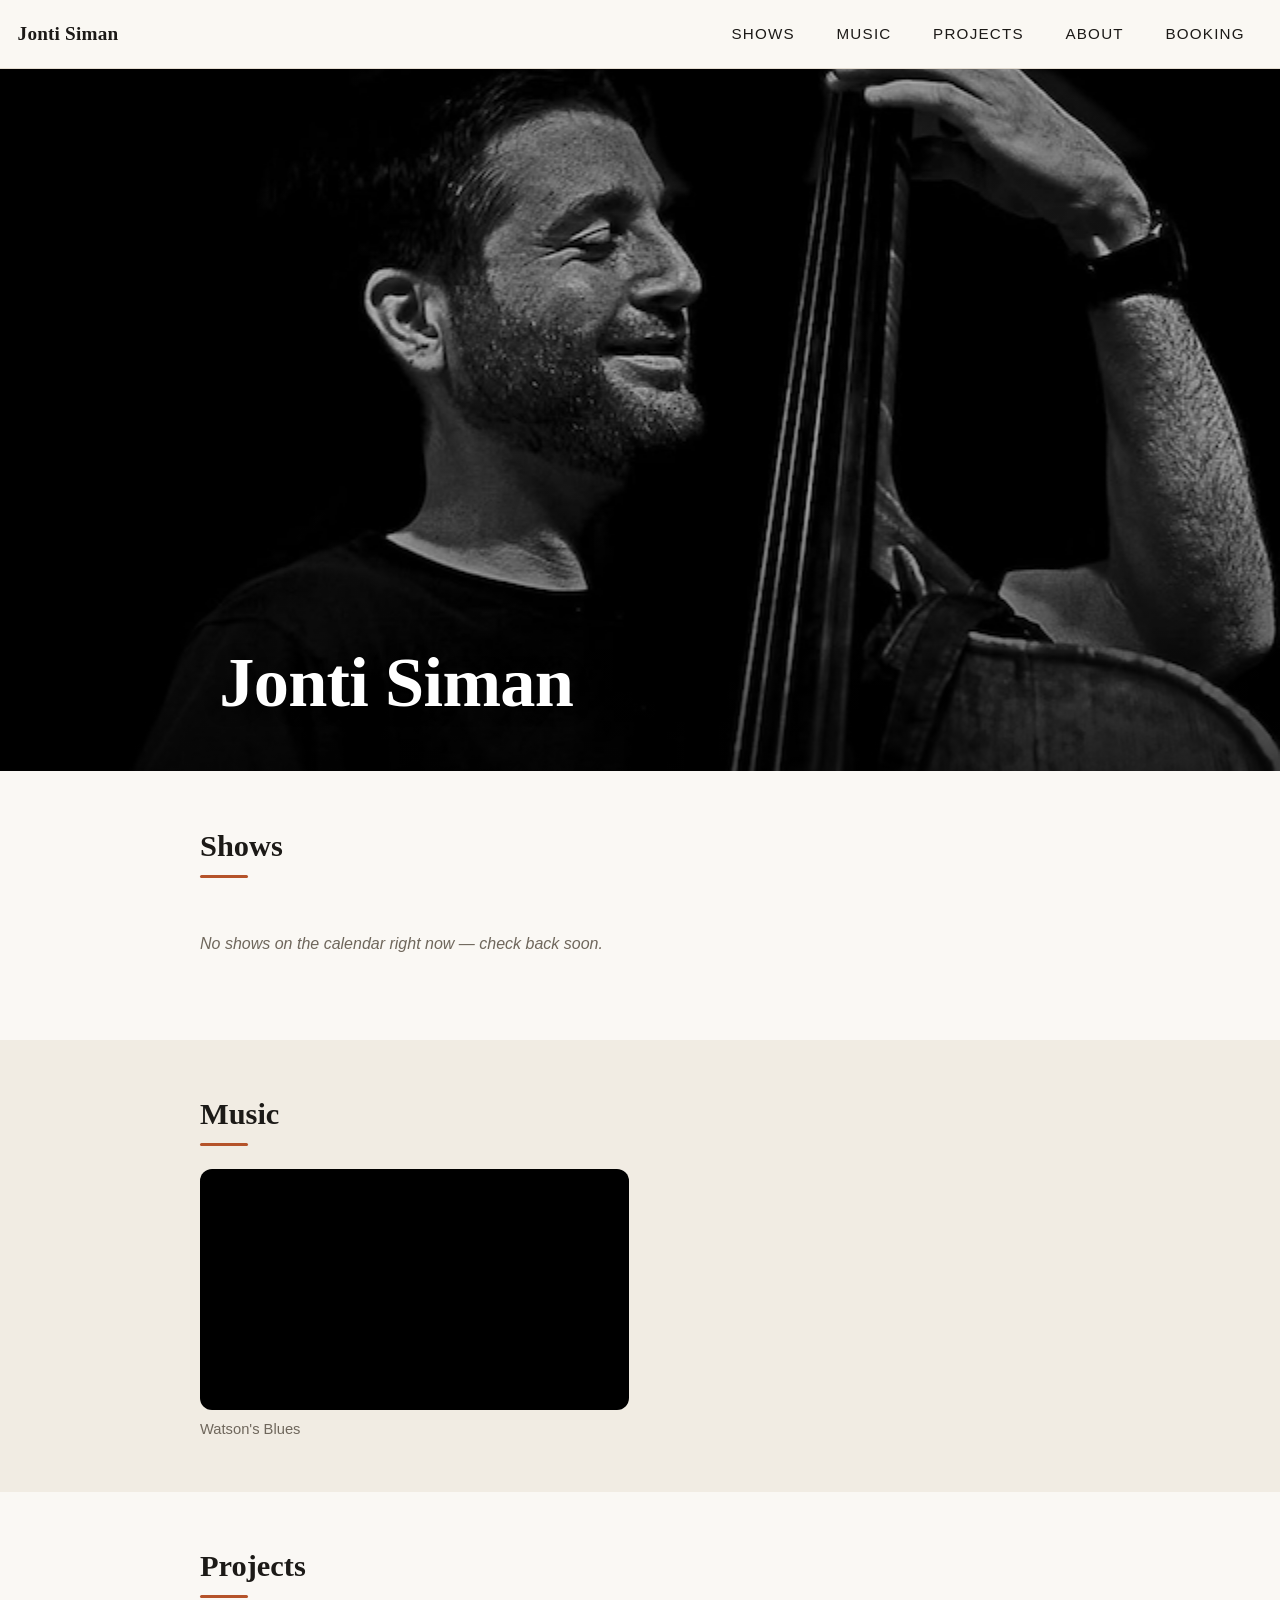
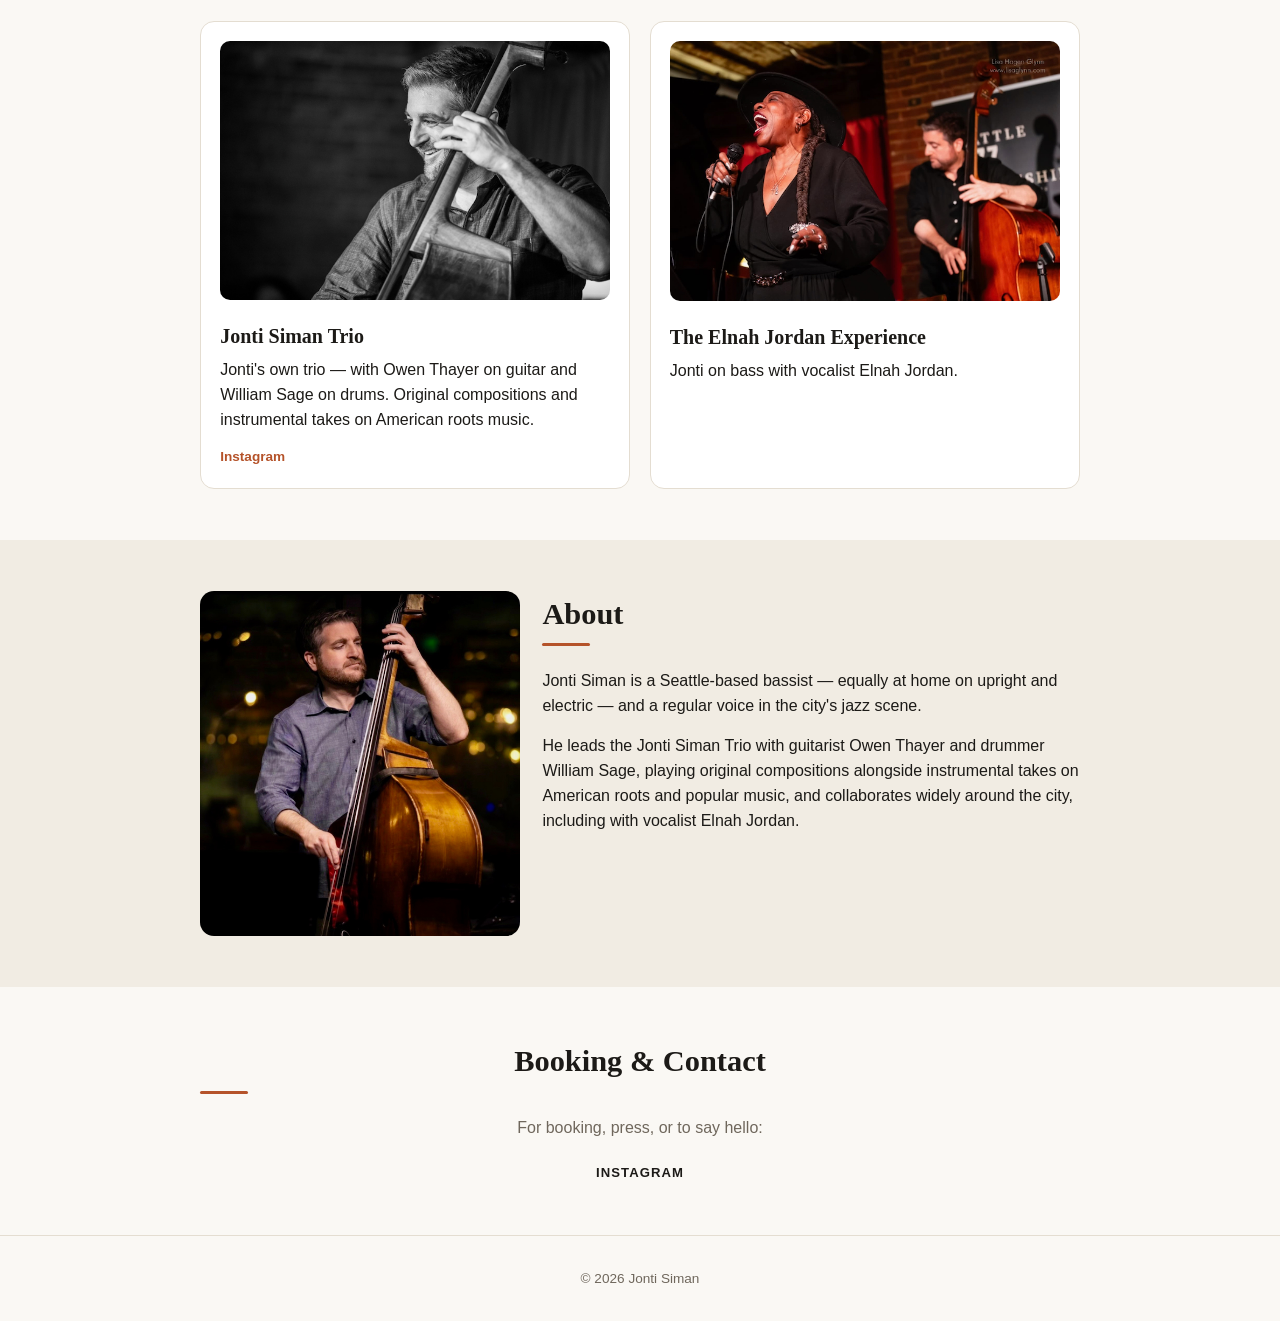
<file: jonti-siman/index.html>
<!DOCTYPE html>
<html lang="en">
<head>
  <meta charset="UTF-8">
  <meta name="viewport" content="width=device-width, initial-scale=1.0">
  <meta name="robots" content="noindex">
  <title>Jonti Siman</title>
  <meta name="description" content="Jonti Siman — upright &amp; electric bassist. Live shows, music, and booking.">
  <link rel="stylesheet" href="css/style.css">
</head>
<body>

  <nav class="topnav">
    <a class="brand" href="#top" id="artist-name">Artist</a>
    <button class="nav-toggle" id="nav-toggle" aria-label="Menu">&#9776;</button>
    <div class="nav-links" id="site-nav">
      <a href="#shows">Shows</a>
      <a href="#music">Music</a>
      <a href="#bands">Projects</a>
      <a href="#about">About</a>
      <a href="#booking">Booking</a>
    </div>
  </nav>

  <!-- Hero -->
  <header class="hero" id="top">
    <div class="hero-img" id="hero-img"></div>
    <div class="hero-inner">
      <h1 id="artist-name-hero" class="hero-name">&nbsp;</h1>
      <p class="hero-tagline" id="artist-tagline"></p>
      <a class="next-show" id="next-show" href="#shows"></a>
    </div>
  </header>

  <main>

    <!-- Shows — the centerpiece -->
    <section class="section" id="shows">
      <div class="section-inner">
        <h2 class="section-title">Shows</h2>
        <div id="shows-list" class="shows-list">
          <p class="empty-state">Loading shows…</p>
        </div>
      </div>
    </section>

    <!-- Music -->
    <section class="section alt" id="music">
      <div class="section-inner">
        <h2 class="section-title">Music</h2>
        <div id="music-list" class="music-grid"></div>
      </div>
    </section>

    <!-- Projects / Bands -->
    <section class="section" id="bands">
      <div class="section-inner">
        <h2 class="section-title">Projects</h2>
        <div id="bands-list" class="bands-grid"></div>
      </div>
    </section>

    <!-- About -->
    <section class="section alt" id="about">
      <div class="section-inner about-inner">
        <img class="about-img" id="about-img" alt="">
        <div class="about-text">
          <h2 class="section-title">About</h2>
          <div id="artist-bio"></div>
        </div>
      </div>
    </section>

    <!-- Booking / Contact -->
    <section class="section booking" id="booking">
      <div class="section-inner">
        <h2 class="section-title">Booking &amp; Contact</h2>
        <p class="booking-line">For booking, press, or to say hello:</p>
        <a class="booking-email" id="booking-link" href="#"></a>
        <div class="socials" id="socials"></div>
      </div>
    </section>

  </main>

  <footer class="site-footer">
    <span>&copy; <span id="year">2026</span> <span id="artist-name-footer">Artist</span></span>
  </footer>

  <script src="js/site.js"></script>
</body>
</html>
</file>
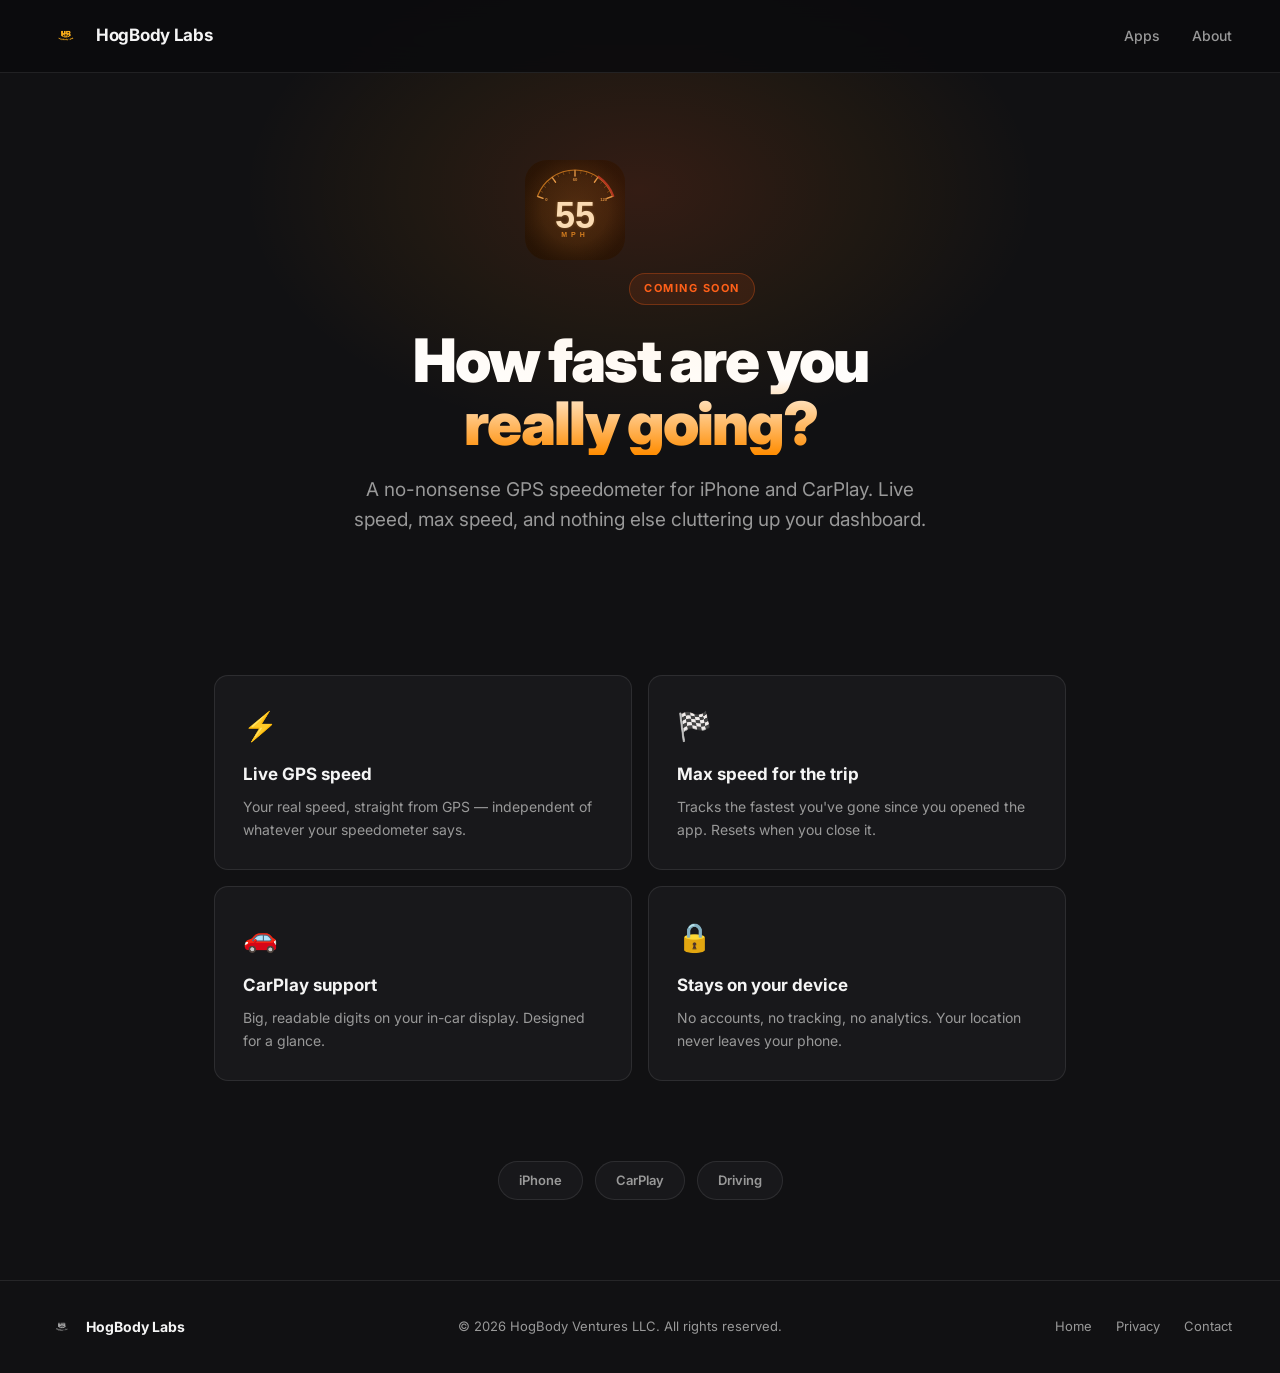
<file: realmph/index.html>
<!DOCTYPE html>
<html lang="en">
<head>
  <meta charset="UTF-8" />
  <meta name="viewport" content="width=device-width, initial-scale=1.0" />
  <title>RealMPH — How Fast Are You Really Going?</title>
  <link rel="preconnect" href="https://fonts.googleapis.com" />
  <link rel="preconnect" href="https://fonts.gstatic.com" crossorigin />
  <link href="https://fonts.googleapis.com/css2?family=Inter:wght@400;500;600;700;800;900&display=swap" rel="stylesheet" />
  <style>
    *, *::before, *::after { box-sizing: border-box; margin: 0; padding: 0; }

    :root {
      --bg:       #111113;
      --bg2:      #18181b;
      --bg3:      #222227;
      --white:    #f5f5f5;
      --muted:    #999;
      --accent:   #ff5e1a;
      --accent2:  #ff8c00;
      --border:   rgba(255,255,255,0.09);
      --radius:   14px;
    }

    html { scroll-behavior: smooth; }

    body {
      font-family: 'Inter', sans-serif;
      background: var(--bg);
      color: var(--white);
      line-height: 1.6;
      -webkit-font-smoothing: antialiased;
    }

    nav {
      position: fixed;
      top: 0; left: 0; right: 0;
      z-index: 100;
      display: flex;
      align-items: center;
      justify-content: space-between;
      padding: 18px 48px;
      background: rgba(12,12,14,0.9);
      backdrop-filter: blur(16px);
      border-bottom: 1px solid var(--border);
    }

    .nav-logo {
      display: flex;
      align-items: center;
      gap: 12px;
      text-decoration: none;
    }

    .nav-logo img {
      width: 36px;
      height: 36px;
      object-fit: contain;
      filter: brightness(0) saturate(100%) invert(65%) sepia(80%) saturate(600%) hue-rotate(345deg) brightness(105%);
    }

    .nav-logo span {
      font-size: 17px;
      font-weight: 700;
      color: var(--white);
      letter-spacing: -0.3px;
    }

    .nav-links {
      display: flex;
      gap: 32px;
      list-style: none;
    }

    .nav-links a {
      color: var(--muted);
      text-decoration: none;
      font-size: 14px;
      font-weight: 500;
      transition: color 0.2s;
    }
    .nav-links a:hover { color: var(--accent); }

    .hero {
      padding: 160px 24px 80px;
      text-align: center;
      position: relative;
      overflow: hidden;
    }

    .hero::before {
      content: '';
      position: absolute;
      top: -60px; left: 50%;
      transform: translateX(-50%);
      width: 800px; height: 500px;
      background: radial-gradient(ellipse, rgba(255,94,26,0.15) 0%, rgba(255,140,0,0.06) 40%, transparent 70%);
      pointer-events: none;
    }

    .hero-icon {
      width: 100px;
      height: 100px;
      border-radius: 22px;
      margin: 0 auto 32px;
    }

    .coming-badge {
      display: inline-block;
      font-size: 11px;
      font-weight: 700;
      letter-spacing: 1.5px;
      text-transform: uppercase;
      color: var(--accent);
      border: 1px solid rgba(255,94,26,0.3);
      background: rgba(255,94,26,0.1);
      padding: 6px 14px;
      border-radius: 50px;
      margin-bottom: 24px;
    }

    .hero h1 {
      font-size: clamp(36px, 5vw, 60px);
      font-weight: 900;
      letter-spacing: -2px;
      line-height: 1.05;
      margin-bottom: 20px;
      background: linear-gradient(to top, #ff8c00 0%, #ffffff 60%);
      -webkit-background-clip: text;
      -webkit-text-fill-color: transparent;
      background-clip: text;
    }

    .hero p {
      font-size: clamp(16px, 2vw, 19px);
      color: var(--muted);
      max-width: 600px;
      margin: 0 auto;
      line-height: 1.6;
    }

    .features {
      max-width: 900px;
      margin: 0 auto;
      padding: 60px 24px 80px;
    }

    .features-grid {
      display: grid;
      grid-template-columns: repeat(2, 1fr);
      gap: 16px;
    }

    .feature {
      background: var(--bg2);
      border: 1px solid var(--border);
      border-radius: var(--radius);
      padding: 28px;
    }

    .feature-icon {
      font-size: 28px;
      margin-bottom: 12px;
    }

    .feature h3 {
      font-size: 17px;
      font-weight: 700;
      margin-bottom: 8px;
    }

    .feature p {
      font-size: 14px;
      color: var(--muted);
      line-height: 1.6;
    }

    .platforms {
      text-align: center;
      padding: 0 24px 80px;
    }

    .platform-tags {
      display: flex;
      justify-content: center;
      gap: 12px;
      flex-wrap: wrap;
    }

    .platform-tag {
      font-size: 13px;
      font-weight: 600;
      padding: 8px 20px;
      border-radius: 50px;
      background: var(--bg2);
      border: 1px solid var(--border);
      color: var(--muted);
    }

    footer {
      border-top: 1px solid var(--border);
      padding: 32px 48px;
      display: flex;
      align-items: center;
      justify-content: space-between;
      flex-wrap: wrap;
      gap: 16px;
    }

    .footer-logo {
      display: flex;
      align-items: center;
      gap: 10px;
    }

    .footer-logo img {
      width: 28px;
      height: 28px;
      object-fit: contain;
      filter: brightness(0) invert(0.7);
    }

    .footer-logo span {
      font-size: 14px;
      font-weight: 700;
      color: var(--white);
    }

    footer p {
      font-size: 13px;
      color: var(--muted);
    }

    .footer-links {
      display: flex;
      gap: 24px;
    }

    .footer-links a {
      color: var(--muted);
      text-decoration: none;
      font-size: 13px;
      transition: color 0.2s;
    }
    .footer-links a:hover { color: var(--accent); }

    @media (max-width: 768px) {
      nav { padding: 14px 20px; }
      .nav-links { display: none; }

      .features-grid { grid-template-columns: 1fr; }

      footer {
        flex-direction: column;
        text-align: center;
        padding: 24px 20px;
      }
    }
  </style>
</head>
<body>

<nav>
  <a href="/" class="nav-logo">
    <img src="/hogbodylabs-badge.svg" alt="HogBody Labs" />
    <span>HogBody Labs</span>
  </a>
  <ul class="nav-links">
    <li><a href="/#apps">Apps</a></li>
    <li><a href="/#about">About</a></li>
  </ul>
</nav>

<section class="hero">
  <img src="/realmph-icon.svg" alt="RealMPH" class="hero-icon" />
  <div class="coming-badge">Coming Soon</div>
  <h1>How fast are you<br />really going?</h1>
  <p>A no-nonsense GPS speedometer for iPhone and CarPlay. Live speed, max speed, and nothing else cluttering up your dashboard.</p>
</section>

<section class="features">
  <div class="features-grid">
    <div class="feature">
      <div class="feature-icon">⚡</div>
      <h3>Live GPS speed</h3>
      <p>Your real speed, straight from GPS — independent of whatever your speedometer says.</p>
    </div>
    <div class="feature">
      <div class="feature-icon">🏁</div>
      <h3>Max speed for the trip</h3>
      <p>Tracks the fastest you've gone since you opened the app. Resets when you close it.</p>
    </div>
    <div class="feature">
      <div class="feature-icon">🚗</div>
      <h3>CarPlay support</h3>
      <p>Big, readable digits on your in-car display. Designed for a glance.</p>
    </div>
    <div class="feature">
      <div class="feature-icon">🔒</div>
      <h3>Stays on your device</h3>
      <p>No accounts, no tracking, no analytics. Your location never leaves your phone.</p>
    </div>
  </div>
</section>

<section class="platforms">
  <div class="platform-tags">
    <span class="platform-tag">iPhone</span>
    <span class="platform-tag">CarPlay</span>
    <span class="platform-tag">Driving</span>
  </div>
</section>

<footer>
  <div class="footer-logo">
    <img src="/hogbodylabs-badge.svg" alt="HogBody Labs" />
    <span>HogBody Labs</span>
  </div>
  <p>&copy; 2026 HogBody Ventures LLC. All rights reserved.</p>
  <div class="footer-links">
    <a href="/">Home</a>
    <a href="/realmph/privacy/">Privacy</a>
    <a href="mailto:support@hogbodylabs.com">Contact</a>
  </div>
</footer>

</body>
</html>
</file>
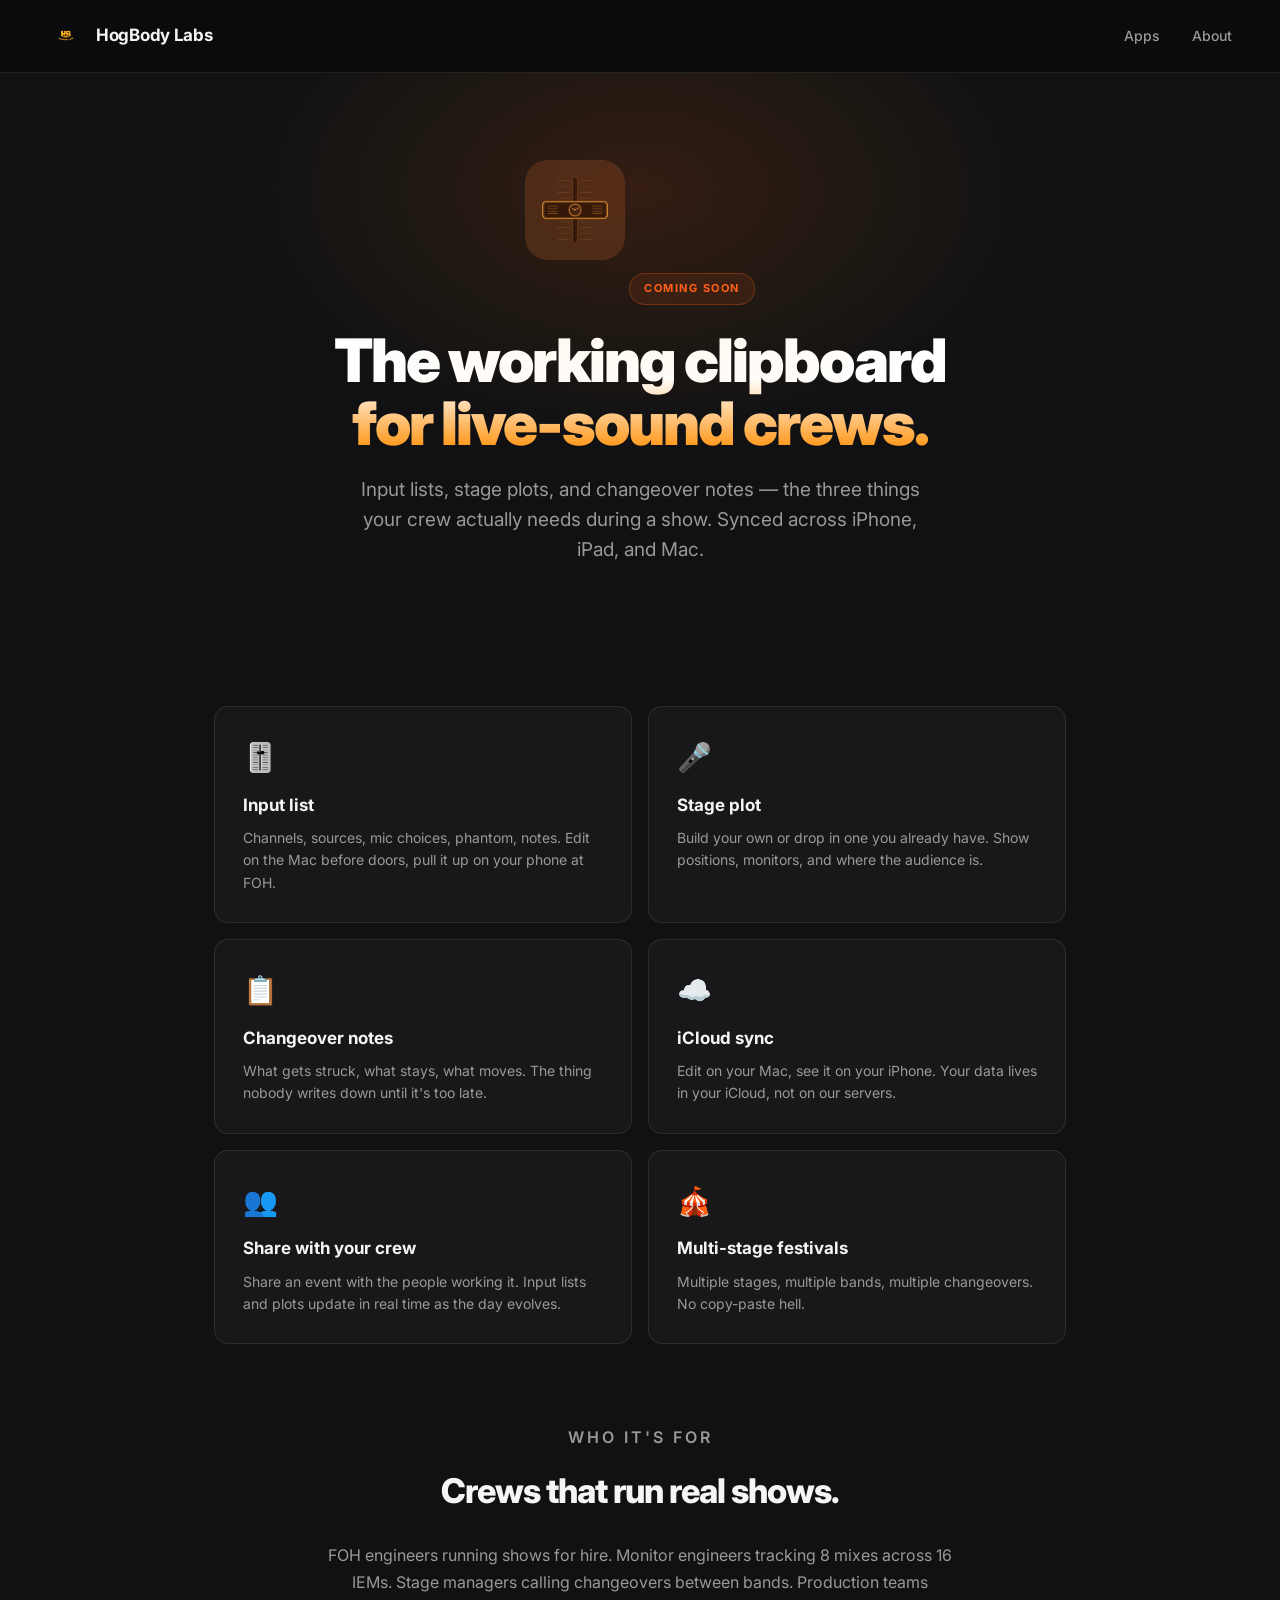
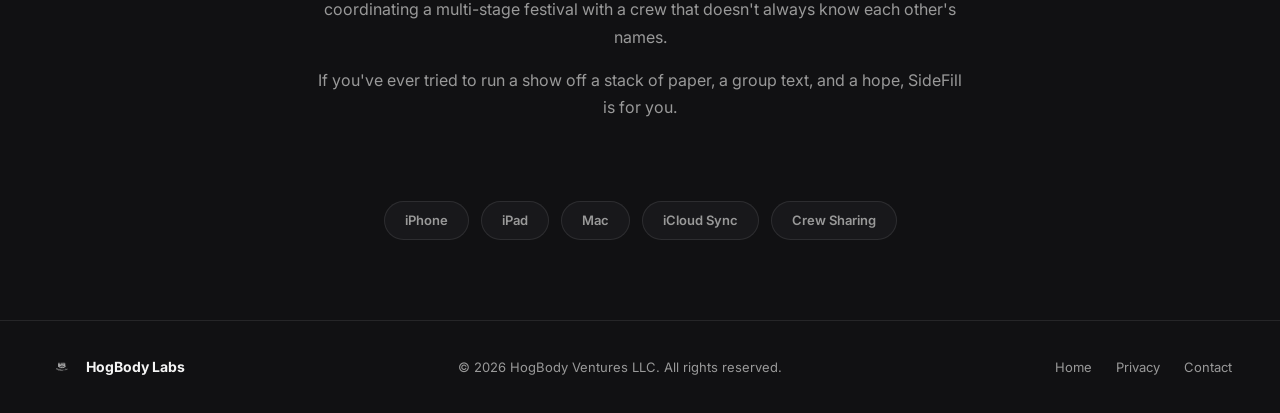
<file: sidefill/index.html>
<!DOCTYPE html>
<html lang="en">
<head>
  <meta charset="UTF-8" />
  <meta name="viewport" content="width=device-width, initial-scale=1.0" />
  <title>SideFill — The Working Clipboard for Live-Sound Crews</title>
  <link rel="preconnect" href="https://fonts.googleapis.com" />
  <link rel="preconnect" href="https://fonts.gstatic.com" crossorigin />
  <link href="https://fonts.googleapis.com/css2?family=Inter:wght@400;500;600;700;800;900&display=swap" rel="stylesheet" />
  <style>
    *, *::before, *::after { box-sizing: border-box; margin: 0; padding: 0; }

    :root {
      --bg:       #111113;
      --bg2:      #18181b;
      --bg3:      #222227;
      --white:    #f5f5f5;
      --muted:    #999;
      --accent:   #ff5e1a;
      --accent2:  #ff8c00;
      --border:   rgba(255,255,255,0.09);
      --radius:   14px;
    }

    html { scroll-behavior: smooth; }

    body {
      font-family: 'Inter', sans-serif;
      background: var(--bg);
      color: var(--white);
      line-height: 1.6;
      -webkit-font-smoothing: antialiased;
    }

    nav {
      position: fixed;
      top: 0; left: 0; right: 0;
      z-index: 100;
      display: flex;
      align-items: center;
      justify-content: space-between;
      padding: 18px 48px;
      background: rgba(12,12,14,0.9);
      backdrop-filter: blur(16px);
      border-bottom: 1px solid var(--border);
    }

    .nav-logo {
      display: flex;
      align-items: center;
      gap: 12px;
      text-decoration: none;
    }

    .nav-logo img {
      width: 36px;
      height: 36px;
      object-fit: contain;
      filter: brightness(0) saturate(100%) invert(65%) sepia(80%) saturate(600%) hue-rotate(345deg) brightness(105%);
    }

    .nav-logo span {
      font-size: 17px;
      font-weight: 700;
      color: var(--white);
      letter-spacing: -0.3px;
    }

    .nav-links {
      display: flex;
      gap: 32px;
      list-style: none;
    }

    .nav-links a {
      color: var(--muted);
      text-decoration: none;
      font-size: 14px;
      font-weight: 500;
      transition: color 0.2s;
    }
    .nav-links a:hover { color: var(--accent); }

    .hero {
      padding: 160px 24px 80px;
      text-align: center;
      position: relative;
      overflow: hidden;
    }

    .hero::before {
      content: '';
      position: absolute;
      top: -60px; left: 50%;
      transform: translateX(-50%);
      width: 800px; height: 500px;
      background: radial-gradient(ellipse, rgba(255,94,26,0.15) 0%, rgba(255,140,0,0.06) 40%, transparent 70%);
      pointer-events: none;
    }

    .hero-icon {
      width: 100px;
      height: 100px;
      border-radius: 22px;
      margin: 0 auto 32px;
    }

    .coming-badge {
      display: inline-block;
      font-size: 11px;
      font-weight: 700;
      letter-spacing: 1.5px;
      text-transform: uppercase;
      color: var(--accent);
      border: 1px solid rgba(255,94,26,0.3);
      background: rgba(255,94,26,0.1);
      padding: 6px 14px;
      border-radius: 50px;
      margin-bottom: 24px;
    }

    .hero h1 {
      font-size: clamp(36px, 5vw, 60px);
      font-weight: 900;
      letter-spacing: -2px;
      line-height: 1.05;
      margin-bottom: 20px;
      background: linear-gradient(to top, #ff8c00 0%, #ffffff 60%);
      -webkit-background-clip: text;
      -webkit-text-fill-color: transparent;
      background-clip: text;
    }

    .hero p {
      font-size: clamp(16px, 2vw, 19px);
      color: var(--muted);
      max-width: 600px;
      margin: 0 auto;
      line-height: 1.6;
    }

    .features {
      max-width: 900px;
      margin: 0 auto;
      padding: 60px 24px 80px;
    }

    .features-grid {
      display: grid;
      grid-template-columns: repeat(2, 1fr);
      gap: 16px;
    }

    .feature {
      background: var(--bg2);
      border: 1px solid var(--border);
      border-radius: var(--radius);
      padding: 28px;
    }

    .feature-icon {
      font-size: 28px;
      margin-bottom: 12px;
    }

    .feature h3 {
      font-size: 17px;
      font-weight: 700;
      margin-bottom: 8px;
    }

    .feature p {
      font-size: 14px;
      color: var(--muted);
      line-height: 1.6;
    }

    .who {
      max-width: 700px;
      margin: 0 auto;
      padding: 0 24px 80px;
      text-align: center;
    }

    .section-title {
      font-size: 12px;
      font-weight: 600;
      letter-spacing: 3px;
      text-transform: uppercase;
      color: var(--accent);
      margin-bottom: 12px;
    }

    .who h2 {
      font-size: clamp(24px, 3vw, 34px);
      font-weight: 800;
      letter-spacing: -1px;
      margin-bottom: 24px;
    }

    .who p {
      font-size: 16px;
      color: var(--muted);
      line-height: 1.7;
    }

    .platforms {
      text-align: center;
      padding: 0 24px 80px;
    }

    .platform-tags {
      display: flex;
      justify-content: center;
      gap: 12px;
      flex-wrap: wrap;
    }

    .platform-tag {
      font-size: 13px;
      font-weight: 600;
      padding: 8px 20px;
      border-radius: 50px;
      background: var(--bg2);
      border: 1px solid var(--border);
      color: var(--muted);
    }

    footer {
      border-top: 1px solid var(--border);
      padding: 32px 48px;
      display: flex;
      align-items: center;
      justify-content: space-between;
      flex-wrap: wrap;
      gap: 16px;
    }

    .footer-logo {
      display: flex;
      align-items: center;
      gap: 10px;
    }

    .footer-logo img {
      width: 28px;
      height: 28px;
      object-fit: contain;
      filter: brightness(0) invert(0.7);
    }

    .footer-logo span {
      font-size: 14px;
      font-weight: 700;
      color: var(--white);
    }

    footer p {
      font-size: 13px;
      color: var(--muted);
    }

    .footer-links {
      display: flex;
      gap: 24px;
    }

    .footer-links a {
      color: var(--muted);
      text-decoration: none;
      font-size: 13px;
      transition: color 0.2s;
    }
    .footer-links a:hover { color: var(--accent); }

    @media (max-width: 768px) {
      nav { padding: 14px 20px; }
      .nav-links { display: none; }

      .features-grid { grid-template-columns: 1fr; }

      footer {
        flex-direction: column;
        text-align: center;
        padding: 24px 20px;
      }
    }
  </style>
</head>
<body>

<nav>
  <a href="/" class="nav-logo">
    <img src="/hogbodylabs-badge.svg" alt="HogBody Labs" />
    <span>HogBody Labs</span>
  </a>
  <ul class="nav-links">
    <li><a href="/#apps">Apps</a></li>
    <li><a href="/#about">About</a></li>
  </ul>
</nav>

<section class="hero">
  <img src="/sidefill-icon.png" alt="SideFill" class="hero-icon" />
  <div class="coming-badge">Coming Soon</div>
  <h1>The working clipboard<br />for live-sound crews.</h1>
  <p>Input lists, stage plots, and changeover notes — the three things your crew actually needs during a show. Synced across iPhone, iPad, and Mac.</p>
</section>

<section class="features">
  <div class="features-grid">
    <div class="feature">
      <div class="feature-icon">🎚️</div>
      <h3>Input list</h3>
      <p>Channels, sources, mic choices, phantom, notes. Edit on the Mac before doors, pull it up on your phone at FOH.</p>
    </div>
    <div class="feature">
      <div class="feature-icon">🎤</div>
      <h3>Stage plot</h3>
      <p>Build your own or drop in one you already have. Show positions, monitors, and where the audience is.</p>
    </div>
    <div class="feature">
      <div class="feature-icon">📋</div>
      <h3>Changeover notes</h3>
      <p>What gets struck, what stays, what moves. The thing nobody writes down until it's too late.</p>
    </div>
    <div class="feature">
      <div class="feature-icon">☁️</div>
      <h3>iCloud sync</h3>
      <p>Edit on your Mac, see it on your iPhone. Your data lives in your iCloud, not on our servers.</p>
    </div>
    <div class="feature">
      <div class="feature-icon">👥</div>
      <h3>Share with your crew</h3>
      <p>Share an event with the people working it. Input lists and plots update in real time as the day evolves.</p>
    </div>
    <div class="feature">
      <div class="feature-icon">🎪</div>
      <h3>Multi-stage festivals</h3>
      <p>Multiple stages, multiple bands, multiple changeovers. No copy-paste hell.</p>
    </div>
  </div>
</section>

<section class="who">
  <p class="section-title">Who It's For</p>
  <h2>Crews that run real shows.</h2>
  <p>FOH engineers running shows for hire. Monitor engineers tracking 8 mixes across 16 IEMs. Stage managers calling changeovers between bands. Production teams coordinating a multi-stage festival with a crew that doesn't always know each other's names.</p>
  <p style="margin-top:16px;">If you've ever tried to run a show off a stack of paper, a group text, and a hope, SideFill is for you.</p>
</section>

<section class="platforms">
  <div class="platform-tags">
    <span class="platform-tag">iPhone</span>
    <span class="platform-tag">iPad</span>
    <span class="platform-tag">Mac</span>
    <span class="platform-tag">iCloud Sync</span>
    <span class="platform-tag">Crew Sharing</span>
  </div>
</section>

<footer>
  <div class="footer-logo">
    <img src="/hogbodylabs-badge.svg" alt="HogBody Labs" />
    <span>HogBody Labs</span>
  </div>
  <p>&copy; 2026 HogBody Ventures LLC. All rights reserved.</p>
  <div class="footer-links">
    <a href="/">Home</a>
    <a href="/sidefill/privacy/">Privacy</a>
    <a href="mailto:support@hogbodylabs.com">Contact</a>
  </div>
</footer>

</body>
</html>
</file>
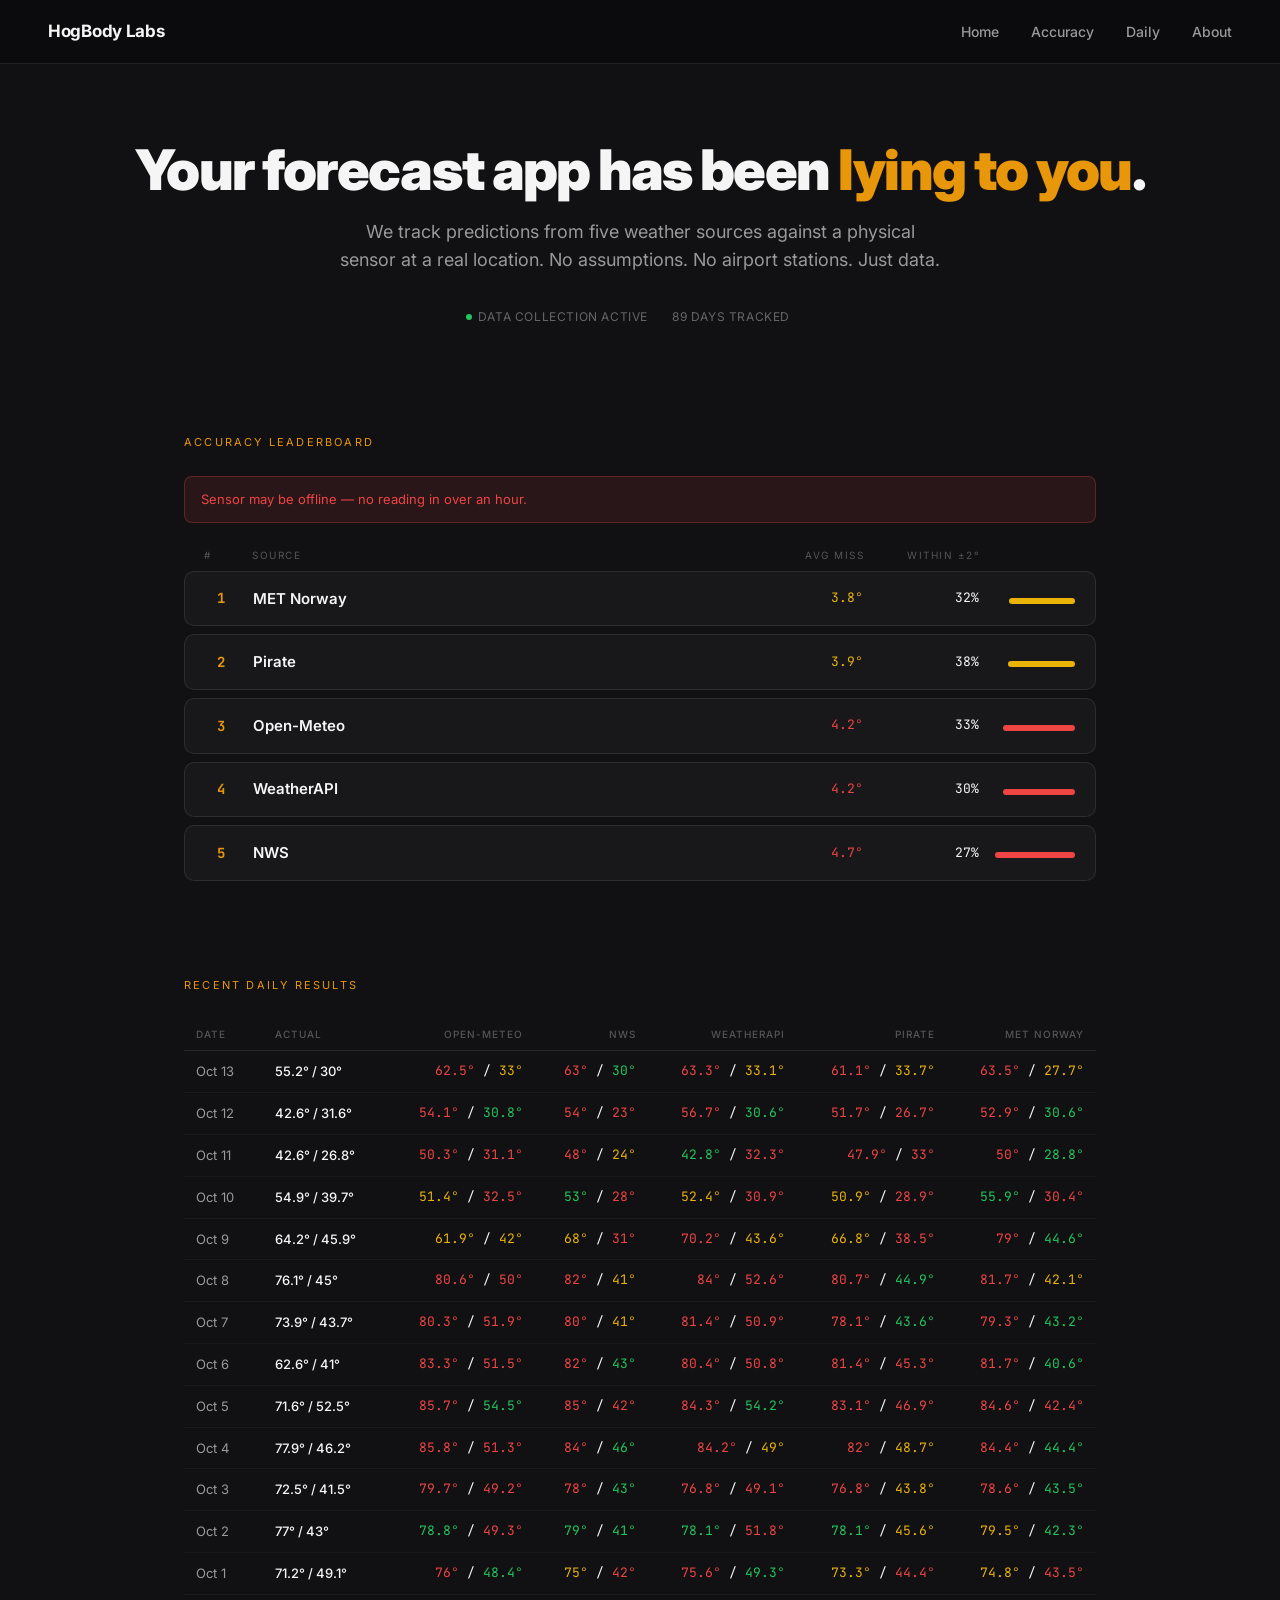
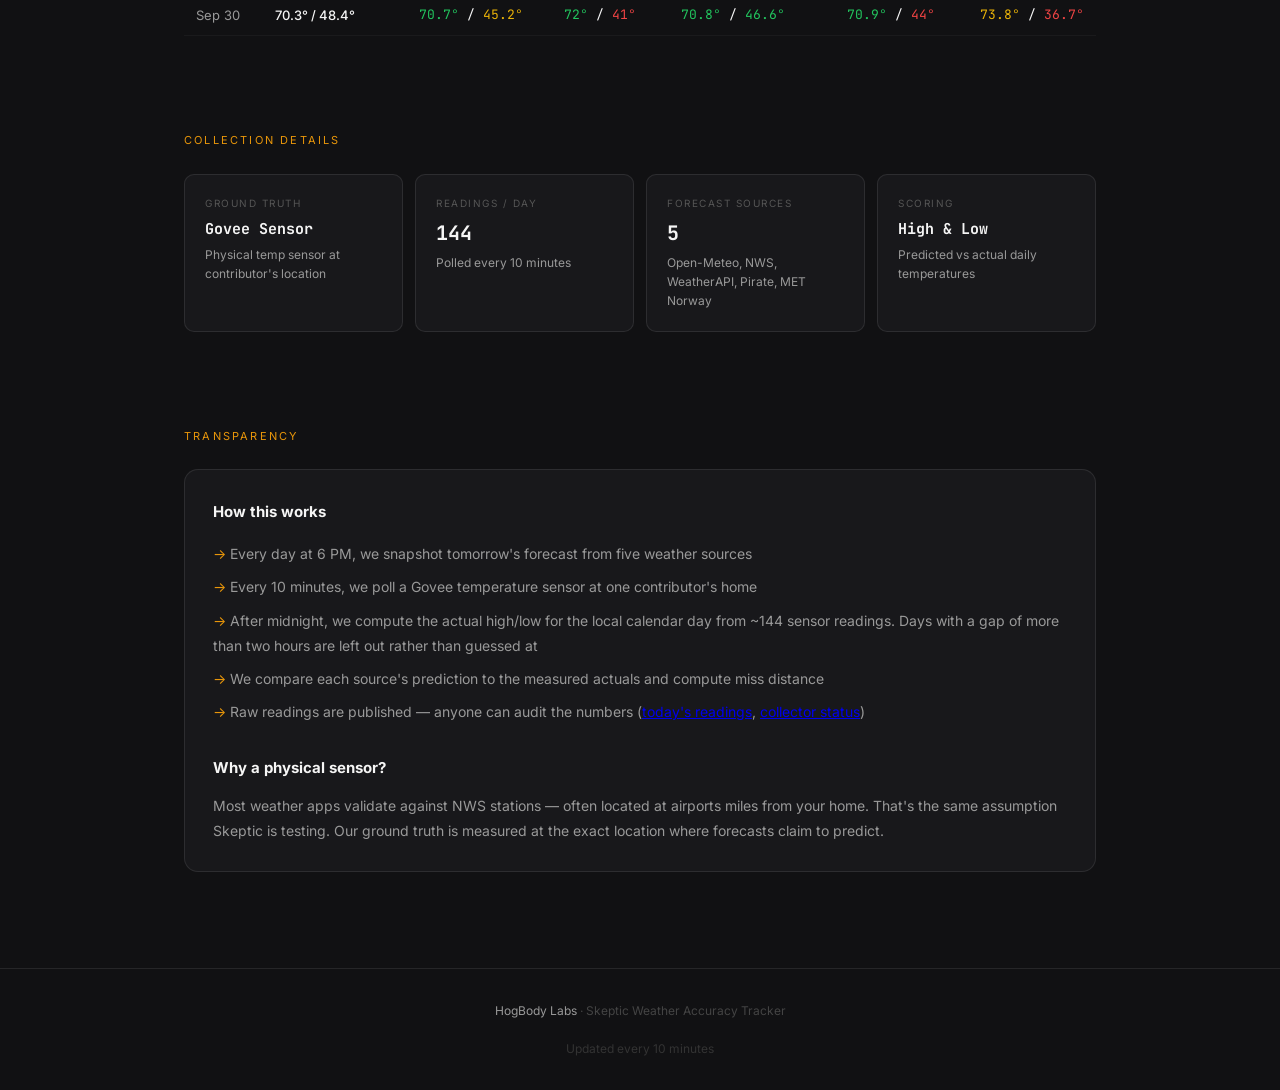
<file: skeptic/index.html>
<!DOCTYPE html>
<html lang="en">
<head>
  <meta charset="UTF-8" />
  <meta name="viewport" content="width=device-width, initial-scale=1.0" />
  <title>Skeptic — Weather Forecast Accuracy Tracker</title>
  <link rel="preconnect" href="https://fonts.googleapis.com" />
  <link rel="preconnect" href="https://fonts.gstatic.com" crossorigin />
  <link href="https://fonts.googleapis.com/css2?family=Inter:wght@400;500;600;700;800;900&family=JetBrains+Mono:wght@400;500;700&display=swap" rel="stylesheet" />
  <style>
    *, *::before, *::after { box-sizing: border-box; margin: 0; padding: 0; }

    :root {
      --bg:       #111113;
      --bg2:      #18181b;
      --bg3:      #222227;
      --white:    #f5f5f5;
      --muted:    #999;
      --accent:   #e8960a;
      --accent2:  #ff8c00;
      --border:   rgba(255,255,255,0.09);
      --radius:   14px;
      --green:    #22c55e;
      --yellow:   #eab308;
      --red:      #ef4444;
    }

    html { scroll-behavior: smooth; }

    body {
      font-family: 'Inter', sans-serif;
      background: var(--bg);
      color: var(--white);
      line-height: 1.6;
      -webkit-font-smoothing: antialiased;
    }

    /* NAV */
    nav {
      position: fixed;
      top: 0; left: 0; right: 0;
      z-index: 100;
      display: flex;
      align-items: center;
      justify-content: space-between;
      padding: 18px 48px;
      background: rgba(12,12,14,0.9);
      backdrop-filter: blur(16px);
      border-bottom: 1px solid var(--border);
    }

    .nav-logo {
      display: flex;
      align-items: center;
      gap: 12px;
      text-decoration: none;
    }

    .nav-logo span {
      font-size: 17px;
      font-weight: 700;
      color: var(--white);
      letter-spacing: -0.3px;
    }

    .nav-links {
      display: flex;
      gap: 32px;
      list-style: none;
    }

    .nav-links a {
      color: var(--muted);
      text-decoration: none;
      font-size: 14px;
      font-weight: 500;
      transition: color 0.2s;
    }

    .nav-links a:hover { color: var(--white); }

    /* HERO */
    .hero {
      padding: 140px 48px 60px;
      text-align: center;
    }

    .hero h1 {
      font-size: clamp(36px, 5vw, 56px);
      font-weight: 900;
      letter-spacing: -0.03em;
      line-height: 1.1;
      margin-bottom: 16px;
    }

    .hero h1 .accent { color: var(--accent); }

    .hero p {
      font-size: 18px;
      color: var(--muted);
      max-width: 600px;
      margin: 0 auto 32px;
    }

    .hero-meta {
      display: flex;
      gap: 24px;
      justify-content: center;
      flex-wrap: wrap;
      font-size: 12px;
      color: #666;
      letter-spacing: 0.05em;
      text-transform: uppercase;
    }

    .hero-meta span {
      display: flex;
      align-items: center;
      gap: 6px;
    }

    .hero-meta .dot {
      width: 6px;
      height: 6px;
      border-radius: 50%;
      background: var(--green);
      display: inline-block;
    }

    /* SECTIONS */
    .container {
      max-width: 960px;
      margin: 0 auto;
      padding: 0 24px;
    }

    section {
      padding: 48px 0;
    }

    .section-title {
      font-size: 11px;
      letter-spacing: 0.2em;
      text-transform: uppercase;
      color: var(--accent);
      margin-bottom: 24px;
    }

    /* STALE WARNING */
    .stale-warning {
      background: rgba(239, 68, 68, 0.1);
      border: 1px solid rgba(239, 68, 68, 0.3);
      border-radius: 8px;
      padding: 12px 16px;
      margin-bottom: 24px;
      font-size: 13px;
      color: var(--red);
      display: none;
    }

    /* LEADERBOARD */
    .leaderboard {
      display: grid;
      gap: 8px;
    }

    .leader-row {
      display: grid;
      grid-template-columns: 32px 1fr 100px 100px 80px;
      align-items: center;
      gap: 16px;
      background: var(--bg2);
      border: 1px solid var(--border);
      border-radius: 10px;
      padding: 14px 20px;
      transition: border-color 0.2s;
    }

    .leader-row:hover {
      border-color: rgba(255,255,255,0.15);
    }

    .leader-rank {
      font-family: 'JetBrains Mono', monospace;
      font-size: 14px;
      font-weight: 700;
      color: var(--accent);
      text-align: center;
    }

    .leader-name {
      font-size: 15px;
      font-weight: 600;
    }

    .leader-stat {
      font-family: 'JetBrains Mono', monospace;
      font-size: 13px;
      text-align: right;
    }

    .leader-bar-cell {
      text-align: right;
    }

    .leader-bar {
      display: inline-block;
      height: 6px;
      border-radius: 3px;
      min-width: 8px;
    }

    .leader-header {
      display: grid;
      grid-template-columns: 32px 1fr 100px 100px 80px;
      gap: 16px;
      padding: 0 20px 8px;
      font-size: 10px;
      letter-spacing: 0.15em;
      text-transform: uppercase;
      color: #555;
    }

    /* DAILY TABLE */
    .daily-table {
      width: 100%;
      border-collapse: separate;
      border-spacing: 0;
      font-size: 13px;
    }

    .daily-table thead th {
      font-size: 10px;
      letter-spacing: 0.1em;
      text-transform: uppercase;
      color: #555;
      font-weight: 500;
      padding: 8px 12px;
      text-align: right;
      border-bottom: 1px solid var(--border);
    }

    .daily-table thead th:first-child { text-align: left; }
    .daily-table thead th:nth-child(2) { text-align: left; }

    .daily-table tbody td {
      padding: 10px 12px;
      border-bottom: 1px solid rgba(255,255,255,0.04);
      font-family: 'JetBrains Mono', monospace;
      text-align: right;
    }

    .daily-table tbody td:first-child {
      text-align: left;
      font-family: 'Inter', sans-serif;
      color: var(--muted);
    }

    .daily-table tbody td:nth-child(2) {
      text-align: left;
      font-family: 'Inter', sans-serif;
      font-weight: 500;
    }

    .miss-green  { color: var(--green); }
    .miss-yellow { color: var(--yellow); }
    .miss-red    { color: var(--red); }

    /* INFO CARDS */
    .info-grid {
      display: grid;
      grid-template-columns: repeat(auto-fit, minmax(200px, 1fr));
      gap: 12px;
    }

    .info-card {
      background: var(--bg2);
      border: 1px solid var(--border);
      border-radius: 10px;
      padding: 20px;
    }

    .info-card .label {
      font-size: 10px;
      letter-spacing: 0.15em;
      text-transform: uppercase;
      color: #555;
      margin-bottom: 6px;
    }

    .info-card .value {
      font-family: 'JetBrains Mono', monospace;
      font-size: 20px;
      font-weight: 700;
    }

    .info-card .sub {
      font-size: 12px;
      color: var(--muted);
      margin-top: 4px;
    }

    /* TRANSPARENCY */
    .transparency {
      background: var(--bg2);
      border: 1px solid var(--border);
      border-radius: var(--radius);
      padding: 28px;
      font-size: 14px;
      color: var(--muted);
      line-height: 1.8;
    }

    .transparency h3 {
      font-size: 15px;
      font-weight: 700;
      color: var(--white);
      margin-bottom: 12px;
    }

    .transparency ul {
      list-style: none;
      padding: 0;
    }

    .transparency li {
      padding: 4px 0;
    }

    .transparency li::before {
      content: '→ ';
      color: var(--accent);
    }

    /* FOOTER */
    footer {
      border-top: 1px solid var(--border);
      padding: 32px 48px;
      text-align: center;
      font-size: 12px;
      color: #444;
      margin-top: 48px;
    }

    footer a {
      color: var(--muted);
      text-decoration: none;
    }

    footer a:hover { color: var(--white); }

    /* LOADING */
    .loading {
      text-align: center;
      padding: 60px 0;
      color: var(--muted);
      font-size: 14px;
    }

    .no-data {
      text-align: center;
      padding: 60px 0;
      color: #555;
    }

    .no-data h3 {
      font-size: 18px;
      font-weight: 700;
      color: var(--muted);
      margin-bottom: 8px;
    }

    .no-data p {
      font-size: 14px;
    }

    /* RESPONSIVE */
    @media (max-width: 700px) {
      nav { padding: 14px 20px; }
      .hero { padding: 120px 20px 40px; }
      .container { padding: 0 16px; }

      .leader-header,
      .leader-row {
        grid-template-columns: 24px 1fr 70px 70px;
      }

      .leader-bar-cell { display: none; }

      .daily-table { font-size: 11px; }
      .daily-table thead th,
      .daily-table tbody td { padding: 8px 6px; }
    }
  </style>
</head>
<body>

  <!-- NAV -->
  <nav>
    <a href="/" class="nav-logo">
      <span>HogBody Labs</span>
    </a>
    <ul class="nav-links">
      <li><a href="/">Home</a></li>
      <li><a href="#leaderboard">Accuracy</a></li>
      <li><a href="#daily">Daily</a></li>
      <li><a href="#about">About</a></li>
    </ul>
  </nav>

  <!-- HERO -->
  <div class="hero">
    <h1>Your forecast app has been <span class="accent">lying to you</span>.</h1>
    <p>We track predictions from five weather sources against a physical sensor at a real location. No assumptions. No airport stations. Just data.</p>
    <div class="hero-meta" id="heroMeta">
      <span><span class="dot"></span> Data collection active</span>
      <span id="metaDays">—</span>
      <span id="metaReadings">—</span>
    </div>
  </div>

  <!-- LEADERBOARD -->
  <section id="leaderboard">
    <div class="container">
      <div class="section-title">Accuracy Leaderboard</div>
      <div class="stale-warning" id="staleWarning">
        Sensor may be offline — no reading in over an hour.
      </div>
      <div id="leaderboardContent">
        <div class="loading">Loading accuracy data…</div>
      </div>
    </div>
  </section>

  <!-- DAILY RESULTS -->
  <section id="daily">
    <div class="container">
      <div class="section-title">Recent Daily Results</div>
      <div id="dailyContent">
        <div class="loading">Loading daily results…</div>
      </div>
    </div>
  </section>

  <!-- INFO -->
  <section id="info">
    <div class="container">
      <div class="section-title">Collection Details</div>
      <div class="info-grid" id="infoGrid">
        <div class="info-card">
          <div class="label">Ground Truth</div>
          <div class="value" style="font-size:15px;">Govee Sensor</div>
          <div class="sub">Physical temp sensor at contributor's location</div>
        </div>
        <div class="info-card">
          <div class="label">Readings / Day</div>
          <div class="value" id="infoReadings">144</div>
          <div class="sub">Polled every 10 minutes</div>
        </div>
        <div class="info-card">
          <div class="label">Forecast Sources</div>
          <div class="value">5</div>
          <div class="sub">Open-Meteo, NWS, WeatherAPI, Pirate, MET Norway</div>
        </div>
        <div class="info-card">
          <div class="label">Scoring</div>
          <div class="value" style="font-size:15px;">High &amp; Low</div>
          <div class="sub">Predicted vs actual daily temperatures</div>
        </div>
      </div>
    </div>
  </section>

  <!-- TRANSPARENCY -->
  <section id="about">
    <div class="container">
      <div class="section-title">Transparency</div>
      <div class="transparency">
        <h3>How this works</h3>
        <ul>
          <li>Every day at 6 PM, we snapshot tomorrow's forecast from five weather sources</li>
          <li>Every 10 minutes, we poll a Govee temperature sensor at one contributor's home</li>
          <li>After midnight, we compute the actual high/low for the local calendar day from ~144 sensor readings. Days with a gap of more than two hours are left out rather than guessed at</li>
          <li>We compare each source's prediction to the measured actuals and compute miss distance</li>
          <li>Raw readings are published — anyone can audit the numbers (<a href="data/readings.json">today's readings</a>, <a href="data/status.json">collector status</a>)</li>
        </ul>
        <br>
        <h3>Why a physical sensor?</h3>
        <p>Most weather apps validate against NWS stations — often located at airports miles from your home. That's the same assumption Skeptic is testing. Our ground truth is measured at the exact location where forecasts claim to predict.</p>
      </div>
    </div>
  </section>

  <footer>
    <a href="/">HogBody Labs</a> · Skeptic Weather Accuracy Tracker
    <br><br>
    <span style="color:#333;">Updated every 10 minutes</span>
  </footer>

  <script>
    const DATA_BASE = 'data/';

    async function loadData() {
      try {
        const resp = await fetch(DATA_BASE + 'summary.json');
        if (!resp.ok) throw new Error('No summary data yet');
        const data = await resp.json();
        renderAll(data);
      } catch (e) {
        renderNoData();
      }
    }

    function renderNoData() {
      document.getElementById('leaderboardContent').innerHTML = `
        <div class="no-data">
          <h3>Collecting data…</h3>
          <p>Accuracy results will appear here once we have at least one full day of forecasts and sensor readings.</p>
        </div>`;
      document.getElementById('dailyContent').innerHTML = `
        <div class="no-data">
          <p>Daily results will populate automatically.</p>
        </div>`;
    }

    function renderAll(data) {
      // Staleness check: the sensor is polled every 10 minutes
      if (!data.lastReadingAt || (Date.now() - new Date(data.lastReadingAt).getTime()) > 60 * 60 * 1000) {
        document.getElementById('staleWarning').style.display = 'block';
      }

      // Hero meta
      document.getElementById('metaDays').textContent = data.daysWithData + ' days tracked';
      document.getElementById('metaReadings').textContent = '';

      if (!data.scorecard || data.scorecard.length === 0) {
        renderNoData();
        return;
      }

      // Leaderboard: one combined miss per source (average of high and low)
      renderLeaderboard(data.scorecard.map(s => ({
        name: s.source,
        avgMiss: (s.avgHighMiss + s.avgLowMiss) / 2,
        within2pct: Math.round((s.highWithin2 + s.lowWithin2) / 2)
      })));

      if (data.recentDays && data.recentDays.length > 0) {
        renderDaily(data.recentDays);
      }
    }

    function missColor(miss) {
      const abs = Math.abs(miss);
      if (abs <= 2) return 'green';
      if (abs <= 4) return 'yellow';
      return 'red';
    }

    function renderLeaderboard(sources) {
      // Sort by avg miss ascending (best first)
      sources.sort((a, b) => a.avgMiss - b.avgMiss);

      const maxMiss = Math.max(...sources.map(s => s.avgMiss), 1);

      let html = `
        <div class="leader-header">
          <span>#</span>
          <span>Source</span>
          <span style="text-align:right">Avg Miss</span>
          <span style="text-align:right">Within ±2°</span>
          <span></span>
        </div>
        <div class="leaderboard">`;

      sources.forEach((s, i) => {
        const color = missColor(s.avgMiss);
        const barWidth = Math.round((s.avgMiss / maxMiss) * 100);

        html += `
          <div class="leader-row">
            <div class="leader-rank">${i + 1}</div>
            <div class="leader-name">${s.name}</div>
            <div class="leader-stat miss-${color}">${s.avgMiss.toFixed(1)}°</div>
            <div class="leader-stat">${s.within2pct}%</div>
            <div class="leader-bar-cell">
              <span class="leader-bar" style="width:${barWidth}%;background:var(--${color})"></span>
            </div>
          </div>`;
      });

      html += '</div>';
      document.getElementById('leaderboardContent').innerHTML = html;
    }

    function renderDaily(days) {
      // Columns = every source seen in the window, so rows stay aligned if one is missing
      const sourceNames = [...new Set(days.flatMap(d => d.predictions.map(p => p.source)))];

      let html = `<div style="overflow-x:auto"><table class="daily-table"><thead><tr>
        <th>Date</th>
        <th>Actual</th>`;

      sourceNames.forEach(name => {
        html += `<th>${name}</th>`;
      });

      html += '</tr></thead><tbody>';

      days.forEach(day => {
        html += `<tr>
          <td>${formatDate(day.date)}</td>
          <td>${day.actualHigh}° / ${day.actualLow}°</td>`;

        sourceNames.forEach(name => {
          const s = day.predictions.find(p => p.source === name);
          if (!s) { html += '<td>—</td>'; return; }
          const highMiss = s.highMiss;
          const lowMiss = s.lowMiss;
          const hColor = missColor(highMiss);
          const lColor = missColor(lowMiss);
          html += `<td>
            <span class="miss-${hColor}">${s.predictedHigh}°</span> /
            <span class="miss-${lColor}">${s.predictedLow}°</span>
          </td>`;
        });

        html += '</tr>';
      });

      html += '</tbody></table></div>';
      document.getElementById('dailyContent').innerHTML = html;
    }

    function formatDate(dateStr) {
      const d = new Date(dateStr + 'T12:00:00');
      return d.toLocaleDateString('en-US', { month: 'short', day: 'numeric' });
    }

    loadData();
  </script>

</body>
</html>
</file>
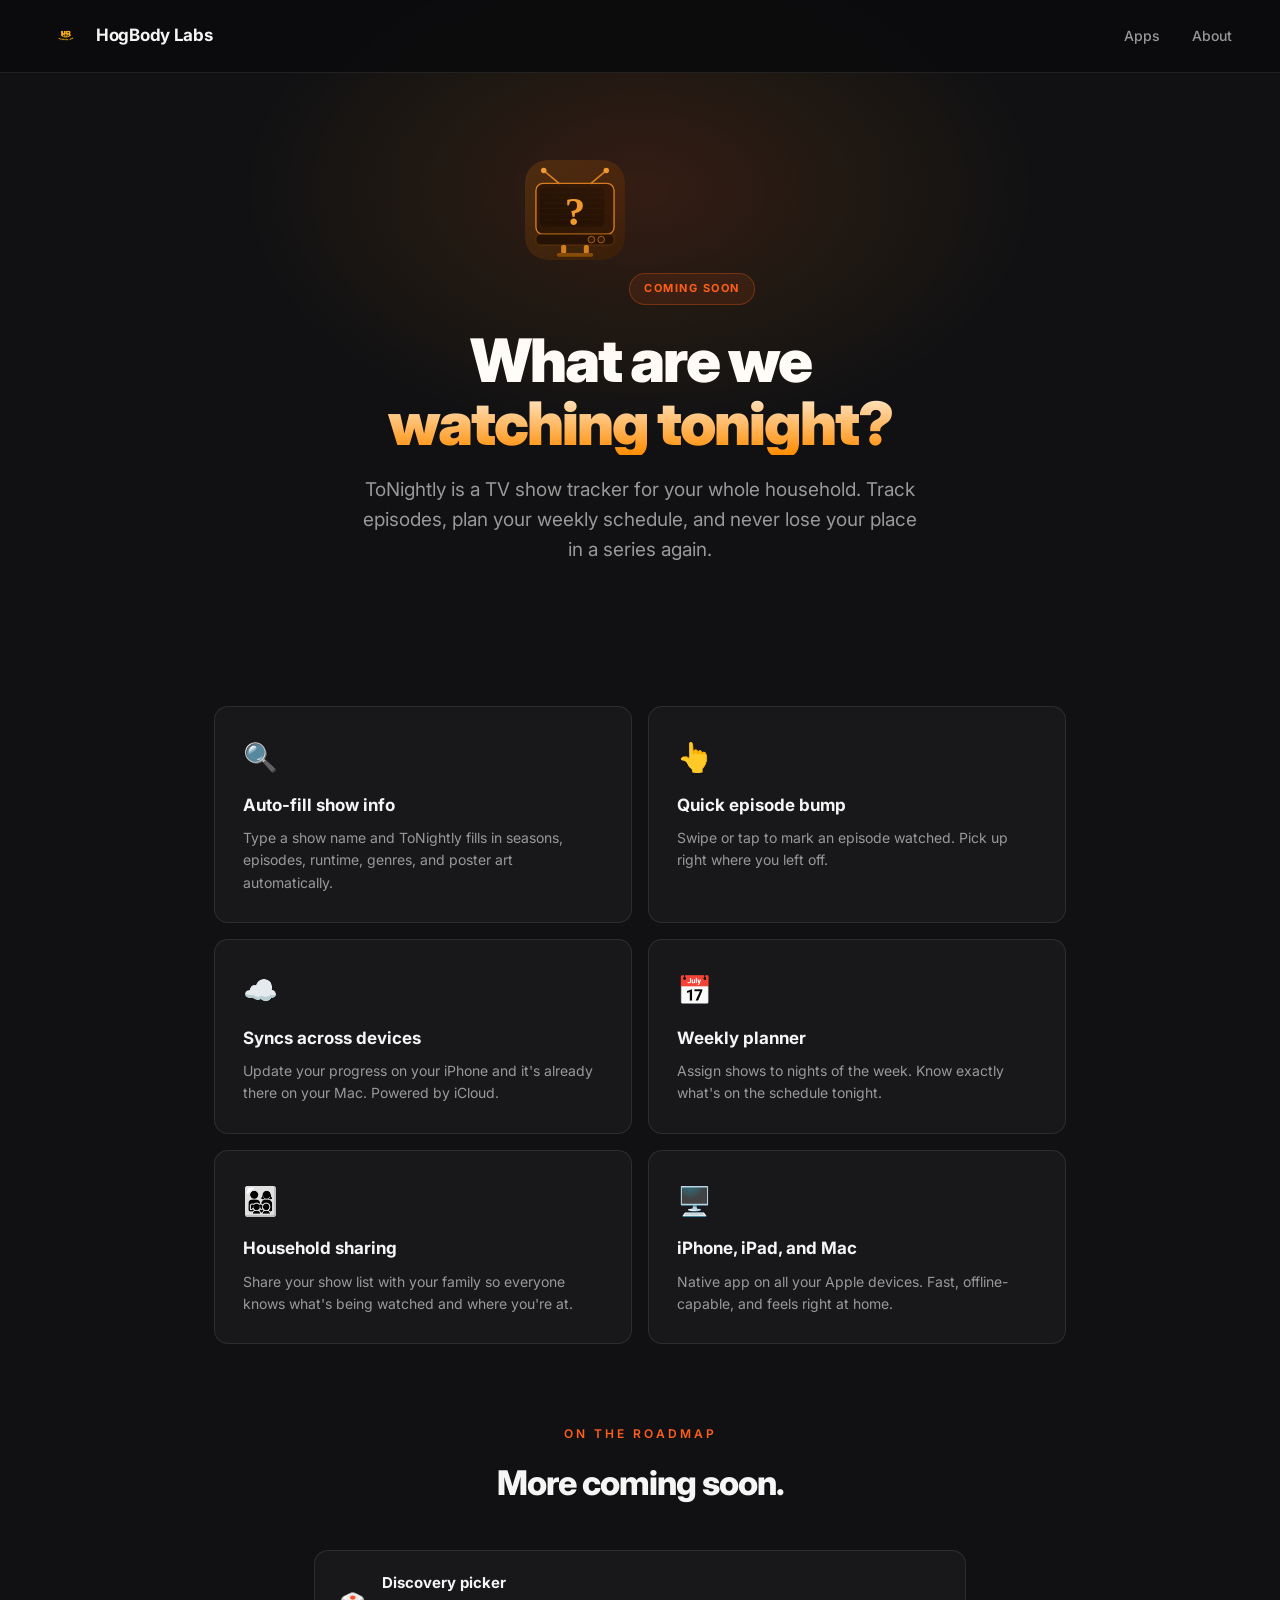
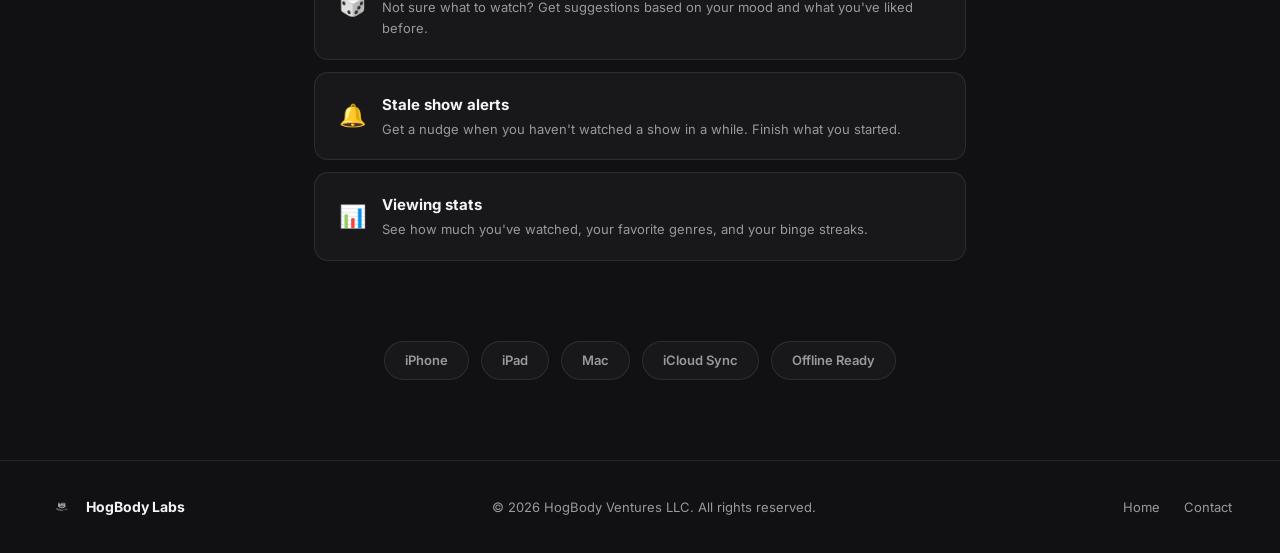
<file: tonightly/index.html>
<!DOCTYPE html>
<html lang="en">
<head>
  <meta charset="UTF-8" />
  <meta name="viewport" content="width=device-width, initial-scale=1.0" />
  <title>ToNightly — Track What You're Watching</title>
  <link rel="preconnect" href="https://fonts.googleapis.com" />
  <link rel="preconnect" href="https://fonts.gstatic.com" crossorigin />
  <link href="https://fonts.googleapis.com/css2?family=Inter:wght@400;500;600;700;800;900&display=swap" rel="stylesheet" />
  <style>
    *, *::before, *::after { box-sizing: border-box; margin: 0; padding: 0; }

    :root {
      --bg:       #111113;
      --bg2:      #18181b;
      --bg3:      #222227;
      --white:    #f5f5f5;
      --muted:    #999;
      --accent:   #ff5e1a;
      --accent2:  #ff8c00;
      --border:   rgba(255,255,255,0.09);
      --radius:   14px;
    }

    html { scroll-behavior: smooth; }

    body {
      font-family: 'Inter', sans-serif;
      background: var(--bg);
      color: var(--white);
      line-height: 1.6;
      -webkit-font-smoothing: antialiased;
    }

    /* NAV */
    nav {
      position: fixed;
      top: 0; left: 0; right: 0;
      z-index: 100;
      display: flex;
      align-items: center;
      justify-content: space-between;
      padding: 18px 48px;
      background: rgba(12,12,14,0.9);
      backdrop-filter: blur(16px);
      border-bottom: 1px solid var(--border);
    }

    .nav-logo {
      display: flex;
      align-items: center;
      gap: 12px;
      text-decoration: none;
    }

    .nav-logo img {
      width: 36px;
      height: 36px;
      object-fit: contain;
      filter: brightness(0) saturate(100%) invert(65%) sepia(80%) saturate(600%) hue-rotate(345deg) brightness(105%);
    }

    .nav-logo span {
      font-size: 17px;
      font-weight: 700;
      color: var(--white);
      letter-spacing: -0.3px;
    }

    .nav-links {
      display: flex;
      gap: 32px;
      list-style: none;
    }

    .nav-links a {
      color: var(--muted);
      text-decoration: none;
      font-size: 14px;
      font-weight: 500;
      transition: color 0.2s;
    }
    .nav-links a:hover { color: var(--accent); }

    /* HERO */
    .hero {
      padding: 160px 24px 80px;
      text-align: center;
      position: relative;
      overflow: hidden;
    }

    .hero::before {
      content: '';
      position: absolute;
      top: -60px; left: 50%;
      transform: translateX(-50%);
      width: 800px; height: 500px;
      background: radial-gradient(ellipse, rgba(255,94,26,0.15) 0%, rgba(255,140,0,0.06) 40%, transparent 70%);
      pointer-events: none;
    }

    .hero-icon {
      width: 100px;
      height: 100px;
      border-radius: 22px;
      margin: 0 auto 32px;
    }

    .coming-badge {
      display: inline-block;
      font-size: 11px;
      font-weight: 700;
      letter-spacing: 1.5px;
      text-transform: uppercase;
      color: var(--accent);
      border: 1px solid rgba(255,94,26,0.3);
      background: rgba(255,94,26,0.1);
      padding: 6px 14px;
      border-radius: 50px;
      margin-bottom: 24px;
    }

    .hero h1 {
      font-size: clamp(36px, 5vw, 60px);
      font-weight: 900;
      letter-spacing: -2px;
      line-height: 1.05;
      margin-bottom: 20px;
      background: linear-gradient(to top, #ff8c00 0%, #ffffff 60%);
      -webkit-background-clip: text;
      -webkit-text-fill-color: transparent;
      background-clip: text;
    }

    .hero p {
      font-size: clamp(16px, 2vw, 19px);
      color: var(--muted);
      max-width: 560px;
      margin: 0 auto;
      line-height: 1.6;
    }

    /* FEATURES */
    .features {
      max-width: 900px;
      margin: 0 auto;
      padding: 60px 24px 80px;
    }

    .features-grid {
      display: grid;
      grid-template-columns: repeat(2, 1fr);
      gap: 16px;
    }

    .feature {
      background: var(--bg2);
      border: 1px solid var(--border);
      border-radius: var(--radius);
      padding: 28px;
    }

    .feature-icon {
      font-size: 28px;
      margin-bottom: 12px;
    }

    .feature h3 {
      font-size: 17px;
      font-weight: 700;
      margin-bottom: 8px;
    }

    .feature p {
      font-size: 14px;
      color: var(--muted);
      line-height: 1.6;
    }

    /* COMING UP */
    .roadmap {
      max-width: 700px;
      margin: 0 auto;
      padding: 0 24px 80px;
      text-align: center;
    }

    .section-title {
      font-size: 12px;
      font-weight: 600;
      letter-spacing: 3px;
      text-transform: uppercase;
      color: var(--accent);
      margin-bottom: 12px;
    }

    .roadmap h2 {
      font-size: clamp(24px, 3vw, 34px);
      font-weight: 800;
      letter-spacing: -1px;
      margin-bottom: 40px;
    }

    .roadmap-items {
      display: flex;
      flex-direction: column;
      gap: 12px;
      text-align: left;
    }

    .roadmap-item {
      display: flex;
      gap: 16px;
      align-items: center;
      background: var(--bg2);
      border: 1px solid var(--border);
      border-radius: var(--radius);
      padding: 20px 24px;
    }

    .roadmap-item .icon {
      font-size: 22px;
      flex-shrink: 0;
    }

    .roadmap-item h4 {
      font-size: 15px;
      font-weight: 700;
      margin-bottom: 2px;
    }

    .roadmap-item p {
      font-size: 13px;
      color: var(--muted);
    }

    /* PLATFORMS */
    .platforms {
      text-align: center;
      padding: 0 24px 80px;
    }

    .platform-tags {
      display: flex;
      justify-content: center;
      gap: 12px;
      flex-wrap: wrap;
    }

    .platform-tag {
      font-size: 13px;
      font-weight: 600;
      padding: 8px 20px;
      border-radius: 50px;
      background: var(--bg2);
      border: 1px solid var(--border);
      color: var(--muted);
    }

    /* FOOTER */
    footer {
      border-top: 1px solid var(--border);
      padding: 32px 48px;
      display: flex;
      align-items: center;
      justify-content: space-between;
      flex-wrap: wrap;
      gap: 16px;
    }

    .footer-logo {
      display: flex;
      align-items: center;
      gap: 10px;
    }

    .footer-logo img {
      width: 28px;
      height: 28px;
      object-fit: contain;
      filter: brightness(0) invert(0.7);
    }

    .footer-logo span {
      font-size: 14px;
      font-weight: 700;
      color: var(--white);
    }

    footer p {
      font-size: 13px;
      color: var(--muted);
    }

    .footer-links {
      display: flex;
      gap: 24px;
    }

    .footer-links a {
      color: var(--muted);
      text-decoration: none;
      font-size: 13px;
      transition: color 0.2s;
    }
    .footer-links a:hover { color: var(--accent); }

    /* RESPONSIVE */
    @media (max-width: 768px) {
      nav { padding: 14px 20px; }
      .nav-links { display: none; }

      .features-grid {
        grid-template-columns: 1fr;
      }

      footer {
        flex-direction: column;
        text-align: center;
        padding: 24px 20px;
      }
    }
  </style>
</head>
<body>

<!-- NAV -->
<nav>
  <a href="/" class="nav-logo">
    <img src="/hogbodylabs-badge.svg" alt="HogBody Labs" />
    <span>HogBody Labs</span>
  </a>
  <ul class="nav-links">
    <li><a href="/#apps">Apps</a></li>
    <li><a href="/#about">About</a></li>
  </ul>
</nav>

<!-- HERO -->
<section class="hero">
  <img src="/tonightly-icon.svg" alt="ToNightly" class="hero-icon" onerror="this.src='/tonightly-icon.png'" />
  <div class="coming-badge">Coming Soon</div>
  <h1>What are we<br />watching tonight?</h1>
  <p>ToNightly is a TV show tracker for your whole household. Track episodes, plan your weekly schedule, and never lose your place in a series again.</p>
</section>

<!-- FEATURES -->
<section class="features">
  <div class="features-grid">
    <div class="feature">
      <div class="feature-icon">🔍</div>
      <h3>Auto-fill show info</h3>
      <p>Type a show name and ToNightly fills in seasons, episodes, runtime, genres, and poster art automatically.</p>
    </div>
    <div class="feature">
      <div class="feature-icon">👆</div>
      <h3>Quick episode bump</h3>
      <p>Swipe or tap to mark an episode watched. Pick up right where you left off.</p>
    </div>
    <div class="feature">
      <div class="feature-icon">☁️</div>
      <h3>Syncs across devices</h3>
      <p>Update your progress on your iPhone and it's already there on your Mac. Powered by iCloud.</p>
    </div>
    <div class="feature">
      <div class="feature-icon">📅</div>
      <h3>Weekly planner</h3>
      <p>Assign shows to nights of the week. Know exactly what's on the schedule tonight.</p>
    </div>
    <div class="feature">
      <div class="feature-icon">👨‍👩‍👧‍👦</div>
      <h3>Household sharing</h3>
      <p>Share your show list with your family so everyone knows what's being watched and where you're at.</p>
    </div>
    <div class="feature">
      <div class="feature-icon">🖥️</div>
      <h3>iPhone, iPad, and Mac</h3>
      <p>Native app on all your Apple devices. Fast, offline-capable, and feels right at home.</p>
    </div>
  </div>
</section>

<!-- COMING UP -->
<section class="roadmap">
  <p class="section-title">On the Roadmap</p>
  <h2>More coming soon.</h2>

  <div class="roadmap-items">
    <div class="roadmap-item">
      <span class="icon">🎲</span>
      <div>
        <h4>Discovery picker</h4>
        <p>Not sure what to watch? Get suggestions based on your mood and what you've liked before.</p>
      </div>
    </div>
    <div class="roadmap-item">
      <span class="icon">🔔</span>
      <div>
        <h4>Stale show alerts</h4>
        <p>Get a nudge when you haven't watched a show in a while. Finish what you started.</p>
      </div>
    </div>
    <div class="roadmap-item">
      <span class="icon">📊</span>
      <div>
        <h4>Viewing stats</h4>
        <p>See how much you've watched, your favorite genres, and your binge streaks.</p>
      </div>
    </div>
  </div>
</section>

<!-- PLATFORMS -->
<section class="platforms">
  <div class="platform-tags">
    <span class="platform-tag">iPhone</span>
    <span class="platform-tag">iPad</span>
    <span class="platform-tag">Mac</span>
    <span class="platform-tag">iCloud Sync</span>
    <span class="platform-tag">Offline Ready</span>
  </div>
</section>

<!-- FOOTER -->
<footer>
  <div class="footer-logo">
    <img src="/hogbodylabs-badge.svg" alt="HogBody Labs" />
    <span>HogBody Labs</span>
  </div>
  <p>&copy; 2026 HogBody Ventures LLC. All rights reserved.</p>
  <div class="footer-links">
    <a href="/">Home</a>
    <a href="mailto:support@hogbodylabs.com">Contact</a>
  </div>
</footer>

</body>
</html>
</file>
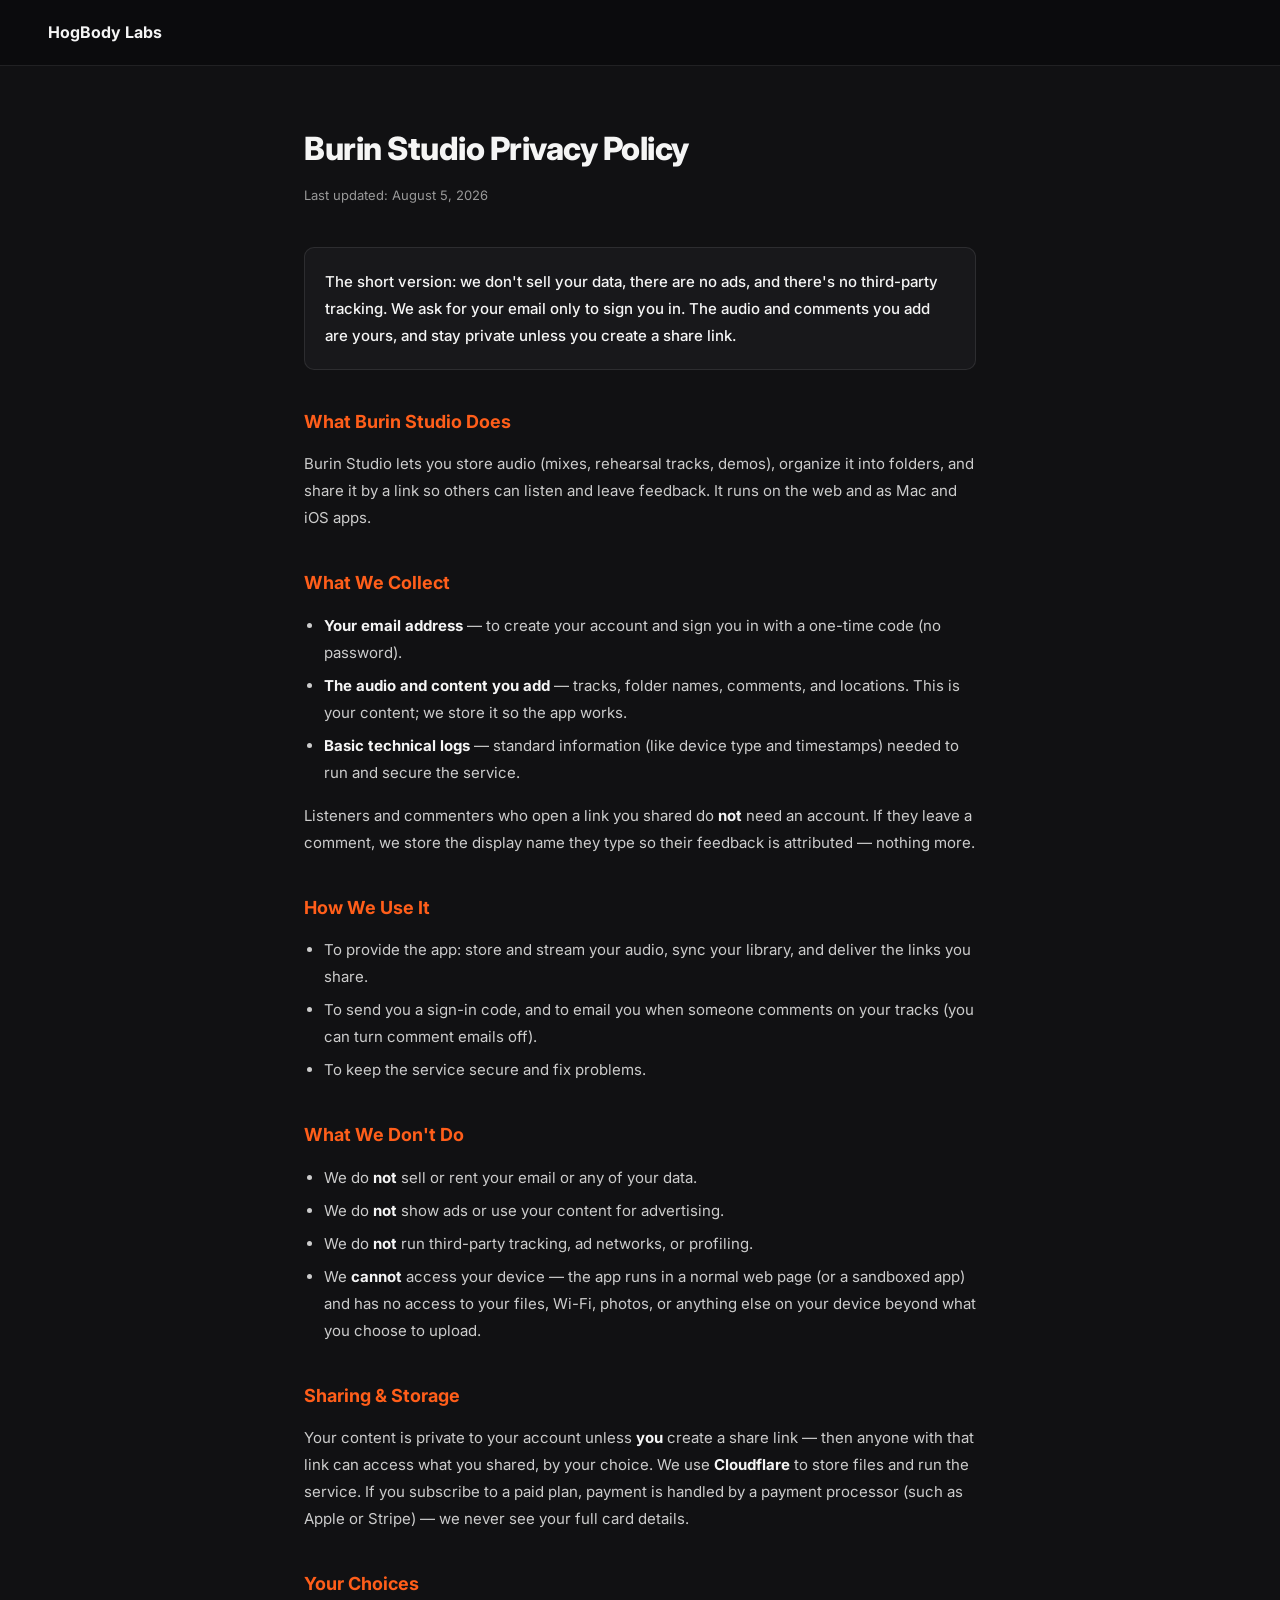
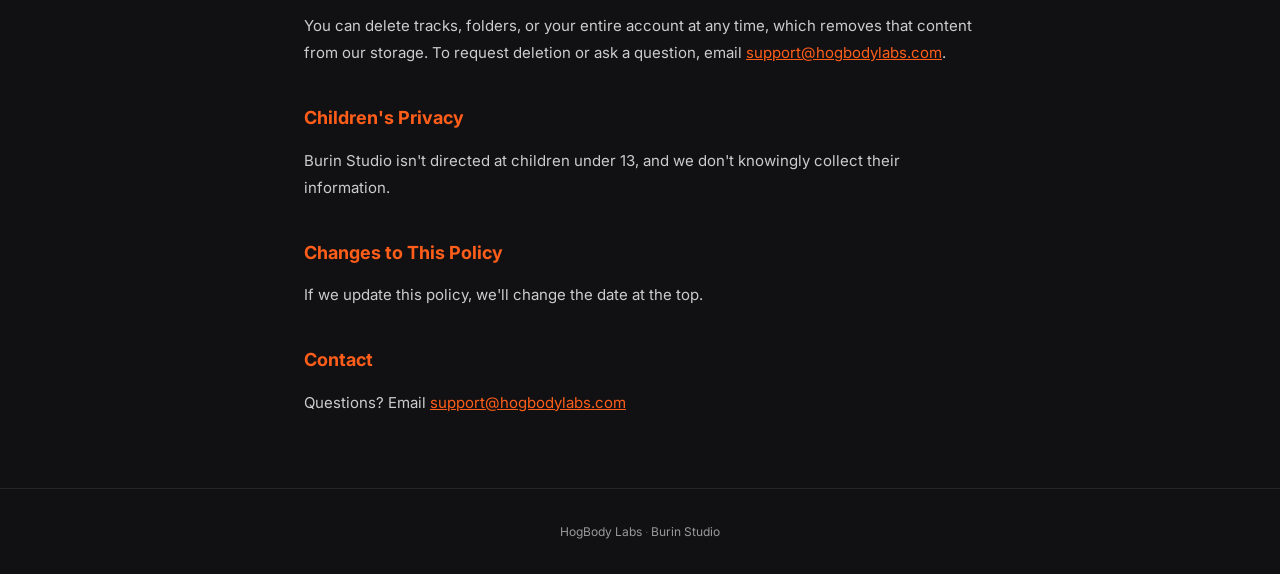
<file: burin-studio/privacy/index.html>
<!DOCTYPE html>
<html lang="en">
<head>
  <meta charset="UTF-8" />
  <meta name="viewport" content="width=device-width, initial-scale=1.0" />
  <title>Burin Studio — Privacy Policy</title>
  <link rel="icon" href="/burin-icon.svg" />
  <link rel="preconnect" href="https://fonts.googleapis.com" />
  <link rel="preconnect" href="https://fonts.gstatic.com" crossorigin />
  <link href="https://fonts.googleapis.com/css2?family=Inter:wght@400;500;600;700&display=swap" rel="stylesheet" />
  <style>
    *, *::before, *::after { box-sizing: border-box; margin: 0; padding: 0; }
    :root { --bg:#111113; --bg2:#18181b; --white:#f5f5f5; --muted:#999; --accent:#ff5e1a; --border:rgba(255,255,255,0.09); }
    body { font-family:'Inter',sans-serif; background:var(--bg); color:var(--white); line-height:1.8; -webkit-font-smoothing:antialiased; }
    nav { position:fixed; top:0; left:0; right:0; z-index:100; display:flex; align-items:center; justify-content:space-between;
      padding:18px 48px; background:rgba(12,12,14,0.9); backdrop-filter:blur(16px); border-bottom:1px solid var(--border); }
    nav a { color:var(--white); text-decoration:none; font-weight:700; }
    .container { max-width:720px; margin:0 auto; padding:120px 24px 60px; }
    h1 { font-size:32px; font-weight:800; letter-spacing:-.5px; margin-bottom:6px; }
    .updated { font-size:13px; color:var(--muted); margin-bottom:40px; }
    h2 { font-size:18px; font-weight:700; color:var(--accent); margin-top:36px; margin-bottom:12px; }
    p, li { font-size:15px; color:#ccc; margin-bottom:12px; }
    ul { padding-left:20px; margin-bottom:16px; }
    li { margin-bottom:6px; }
    strong { color:var(--white); }
    .highlight { background:var(--bg2); border:1px solid var(--border); border-radius:10px; padding:20px; margin:20px 0; }
    .highlight p { margin-bottom:0; font-weight:500; color:var(--white); }
    a { color:var(--accent); }
    footer { border-top:1px solid var(--border); padding:32px 48px; text-align:center; font-size:12px; color:#444; }
    footer a { color:var(--muted); text-decoration:none; }
    @media (max-width:600px) { nav { padding:14px 20px; } .container { padding:100px 16px 60px; } }
  </style>
</head>
<body>

<nav>
  <a href="/">HogBody Labs</a>
</nav>

<div class="container">
  <h1>Burin Studio Privacy Policy</h1>
  <p class="updated">Last updated: August 5, 2026</p>

  <div class="highlight">
    <p>The short version: we don't sell your data, there are no ads, and there's no third-party tracking. We ask for your email only to sign you in. The audio and comments you add are yours, and stay private unless you create a share link.</p>
  </div>

  <h2>What Burin Studio Does</h2>
  <p>Burin Studio lets you store audio (mixes, rehearsal tracks, demos), organize it into folders, and share it by a link so others can listen and leave feedback. It runs on the web and as Mac and iOS apps.</p>

  <h2>What We Collect</h2>
  <ul>
    <li><strong>Your email address</strong> — to create your account and sign you in with a one-time code (no password).</li>
    <li><strong>The audio and content you add</strong> — tracks, folder names, comments, and locations. This is your content; we store it so the app works.</li>
    <li><strong>Basic technical logs</strong> — standard information (like device type and timestamps) needed to run and secure the service.</li>
  </ul>
  <p>Listeners and commenters who open a link you shared do <strong>not</strong> need an account. If they leave a comment, we store the display name they type so their feedback is attributed — nothing more.</p>

  <h2>How We Use It</h2>
  <ul>
    <li>To provide the app: store and stream your audio, sync your library, and deliver the links you share.</li>
    <li>To send you a sign-in code, and to email you when someone comments on your tracks (you can turn comment emails off).</li>
    <li>To keep the service secure and fix problems.</li>
  </ul>

  <h2>What We Don't Do</h2>
  <ul>
    <li>We do <strong>not</strong> sell or rent your email or any of your data.</li>
    <li>We do <strong>not</strong> show ads or use your content for advertising.</li>
    <li>We do <strong>not</strong> run third-party tracking, ad networks, or profiling.</li>
    <li>We <strong>cannot</strong> access your device — the app runs in a normal web page (or a sandboxed app) and has no access to your files, Wi-Fi, photos, or anything else on your device beyond what you choose to upload.</li>
  </ul>

  <h2>Sharing &amp; Storage</h2>
  <p>Your content is private to your account unless <strong>you</strong> create a share link — then anyone with that link can access what you shared, by your choice. We use <strong>Cloudflare</strong> to store files and run the service. If you subscribe to a paid plan, payment is handled by a payment processor (such as Apple or Stripe) — we never see your full card details.</p>

  <h2>Your Choices</h2>
  <p>You can delete tracks, folders, or your entire account at any time, which removes that content from our storage. To request deletion or ask a question, email <a href="mailto:support@hogbodylabs.com">support@hogbodylabs.com</a>.</p>

  <h2>Children's Privacy</h2>
  <p>Burin Studio isn't directed at children under 13, and we don't knowingly collect their information.</p>

  <h2>Changes to This Policy</h2>
  <p>If we update this policy, we'll change the date at the top.</p>

  <h2>Contact</h2>
  <p>Questions? Email <a href="mailto:support@hogbodylabs.com">support@hogbodylabs.com</a></p>
</div>

<footer>
  <a href="/">HogBody Labs</a> · <a href="/burin-studio/">Burin Studio</a>
</footer>

</body>
</html>
</file>
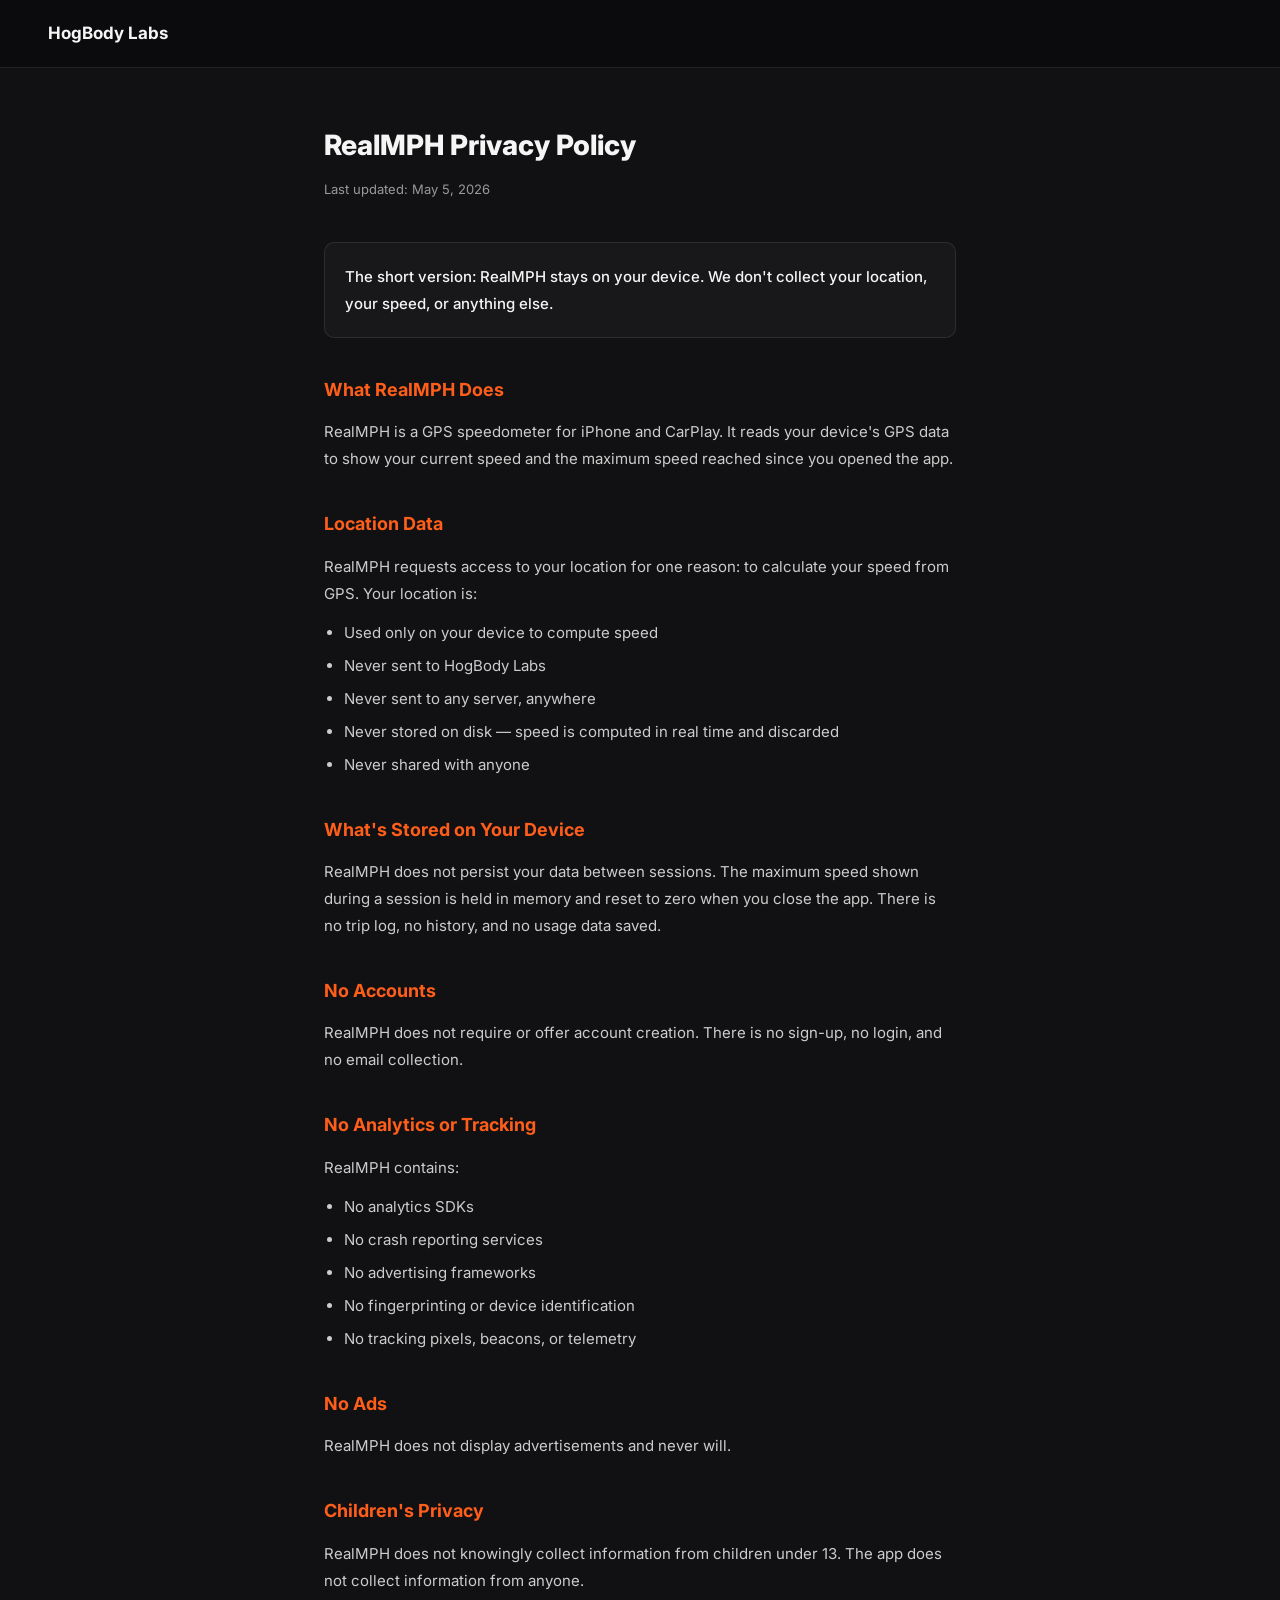
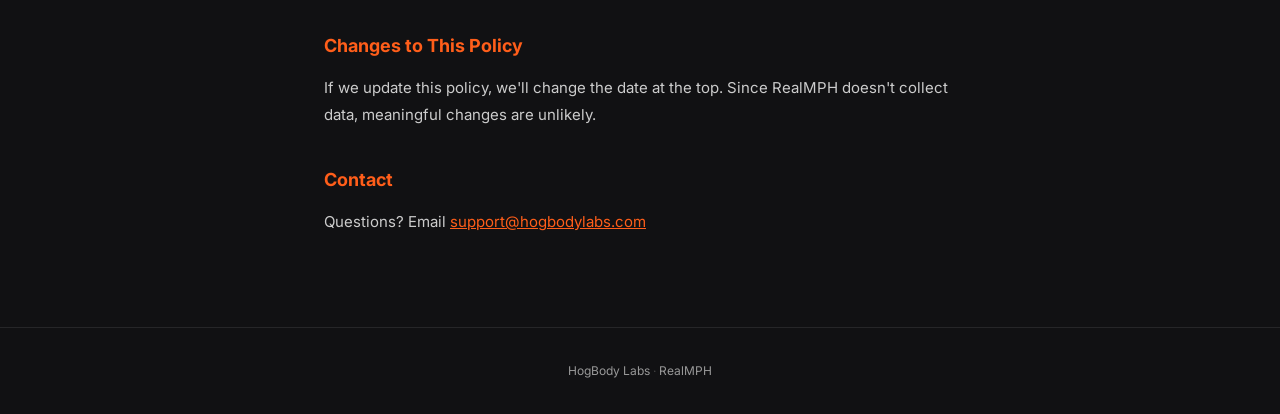
<file: realmph/privacy/index.html>
<!DOCTYPE html>
<html lang="en">
<head>
  <meta charset="UTF-8" />
  <meta name="viewport" content="width=device-width, initial-scale=1.0" />
  <title>RealMPH — Privacy Policy</title>
  <link rel="preconnect" href="https://fonts.googleapis.com" />
  <link rel="preconnect" href="https://fonts.gstatic.com" crossorigin />
  <link href="https://fonts.googleapis.com/css2?family=Inter:wght@400;500;600;700&display=swap" rel="stylesheet" />
  <style>
    *, *::before, *::after { box-sizing: border-box; margin: 0; padding: 0; }

    :root {
      --bg: #111113;
      --bg2: #18181b;
      --white: #f5f5f5;
      --muted: #999;
      --accent: #ff5e1a;
      --border: rgba(255,255,255,0.09);
    }

    body {
      font-family: 'Inter', sans-serif;
      background: var(--bg);
      color: var(--white);
      line-height: 1.8;
      -webkit-font-smoothing: antialiased;
    }

    nav {
      position: fixed;
      top: 0; left: 0; right: 0;
      z-index: 100;
      display: flex;
      align-items: center;
      justify-content: space-between;
      padding: 18px 48px;
      background: rgba(12,12,14,0.9);
      backdrop-filter: blur(16px);
      border-bottom: 1px solid var(--border);
    }

    nav a {
      font-size: 17px;
      font-weight: 700;
      color: var(--white);
      text-decoration: none;
    }

    .container {
      max-width: 680px;
      margin: 0 auto;
      padding: 120px 24px 80px;
    }

    h1 {
      font-size: 28px;
      font-weight: 800;
      margin-bottom: 8px;
    }

    .updated {
      font-size: 13px;
      color: var(--muted);
      margin-bottom: 40px;
    }

    h2 {
      font-size: 18px;
      font-weight: 700;
      color: var(--accent);
      margin-top: 36px;
      margin-bottom: 12px;
    }

    p, li {
      font-size: 15px;
      color: #ccc;
      margin-bottom: 12px;
    }

    ul {
      padding-left: 20px;
      margin-bottom: 16px;
    }

    li { margin-bottom: 6px; }

    .highlight {
      background: var(--bg2);
      border: 1px solid var(--border);
      border-radius: 10px;
      padding: 20px;
      margin: 20px 0;
    }

    .highlight p {
      margin-bottom: 0;
      font-weight: 500;
      color: var(--white);
    }

    a { color: var(--accent); }

    footer {
      border-top: 1px solid var(--border);
      padding: 32px 48px;
      text-align: center;
      font-size: 12px;
      color: #444;
    }

    footer a { color: var(--muted); text-decoration: none; }

    @media (max-width: 600px) {
      nav { padding: 14px 20px; }
      .container { padding: 100px 16px 60px; }
    }
  </style>
</head>
<body>

<nav>
  <a href="/">HogBody Labs</a>
</nav>

<div class="container">
  <h1>RealMPH Privacy Policy</h1>
  <p class="updated">Last updated: May 5, 2026</p>

  <div class="highlight">
    <p>The short version: RealMPH stays on your device. We don't collect your location, your speed, or anything else.</p>
  </div>

  <h2>What RealMPH Does</h2>
  <p>RealMPH is a GPS speedometer for iPhone and CarPlay. It reads your device's GPS data to show your current speed and the maximum speed reached since you opened the app.</p>

  <h2>Location Data</h2>
  <p>RealMPH requests access to your location for one reason: to calculate your speed from GPS. Your location is:</p>
  <ul>
    <li>Used only on your device to compute speed</li>
    <li>Never sent to HogBody Labs</li>
    <li>Never sent to any server, anywhere</li>
    <li>Never stored on disk — speed is computed in real time and discarded</li>
    <li>Never shared with anyone</li>
  </ul>

  <h2>What's Stored on Your Device</h2>
  <p>RealMPH does not persist your data between sessions. The maximum speed shown during a session is held in memory and reset to zero when you close the app. There is no trip log, no history, and no usage data saved.</p>

  <h2>No Accounts</h2>
  <p>RealMPH does not require or offer account creation. There is no sign-up, no login, and no email collection.</p>

  <h2>No Analytics or Tracking</h2>
  <p>RealMPH contains:</p>
  <ul>
    <li>No analytics SDKs</li>
    <li>No crash reporting services</li>
    <li>No advertising frameworks</li>
    <li>No fingerprinting or device identification</li>
    <li>No tracking pixels, beacons, or telemetry</li>
  </ul>

  <h2>No Ads</h2>
  <p>RealMPH does not display advertisements and never will.</p>

  <h2>Children's Privacy</h2>
  <p>RealMPH does not knowingly collect information from children under 13. The app does not collect information from anyone.</p>

  <h2>Changes to This Policy</h2>
  <p>If we update this policy, we'll change the date at the top. Since RealMPH doesn't collect data, meaningful changes are unlikely.</p>

  <h2>Contact</h2>
  <p>Questions? Email <a href="mailto:support@hogbodylabs.com">support@hogbodylabs.com</a></p>
</div>

<footer>
  <a href="/">HogBody Labs</a> · <a href="/realmph/">RealMPH</a>
</footer>

</body>
</html>
</file>
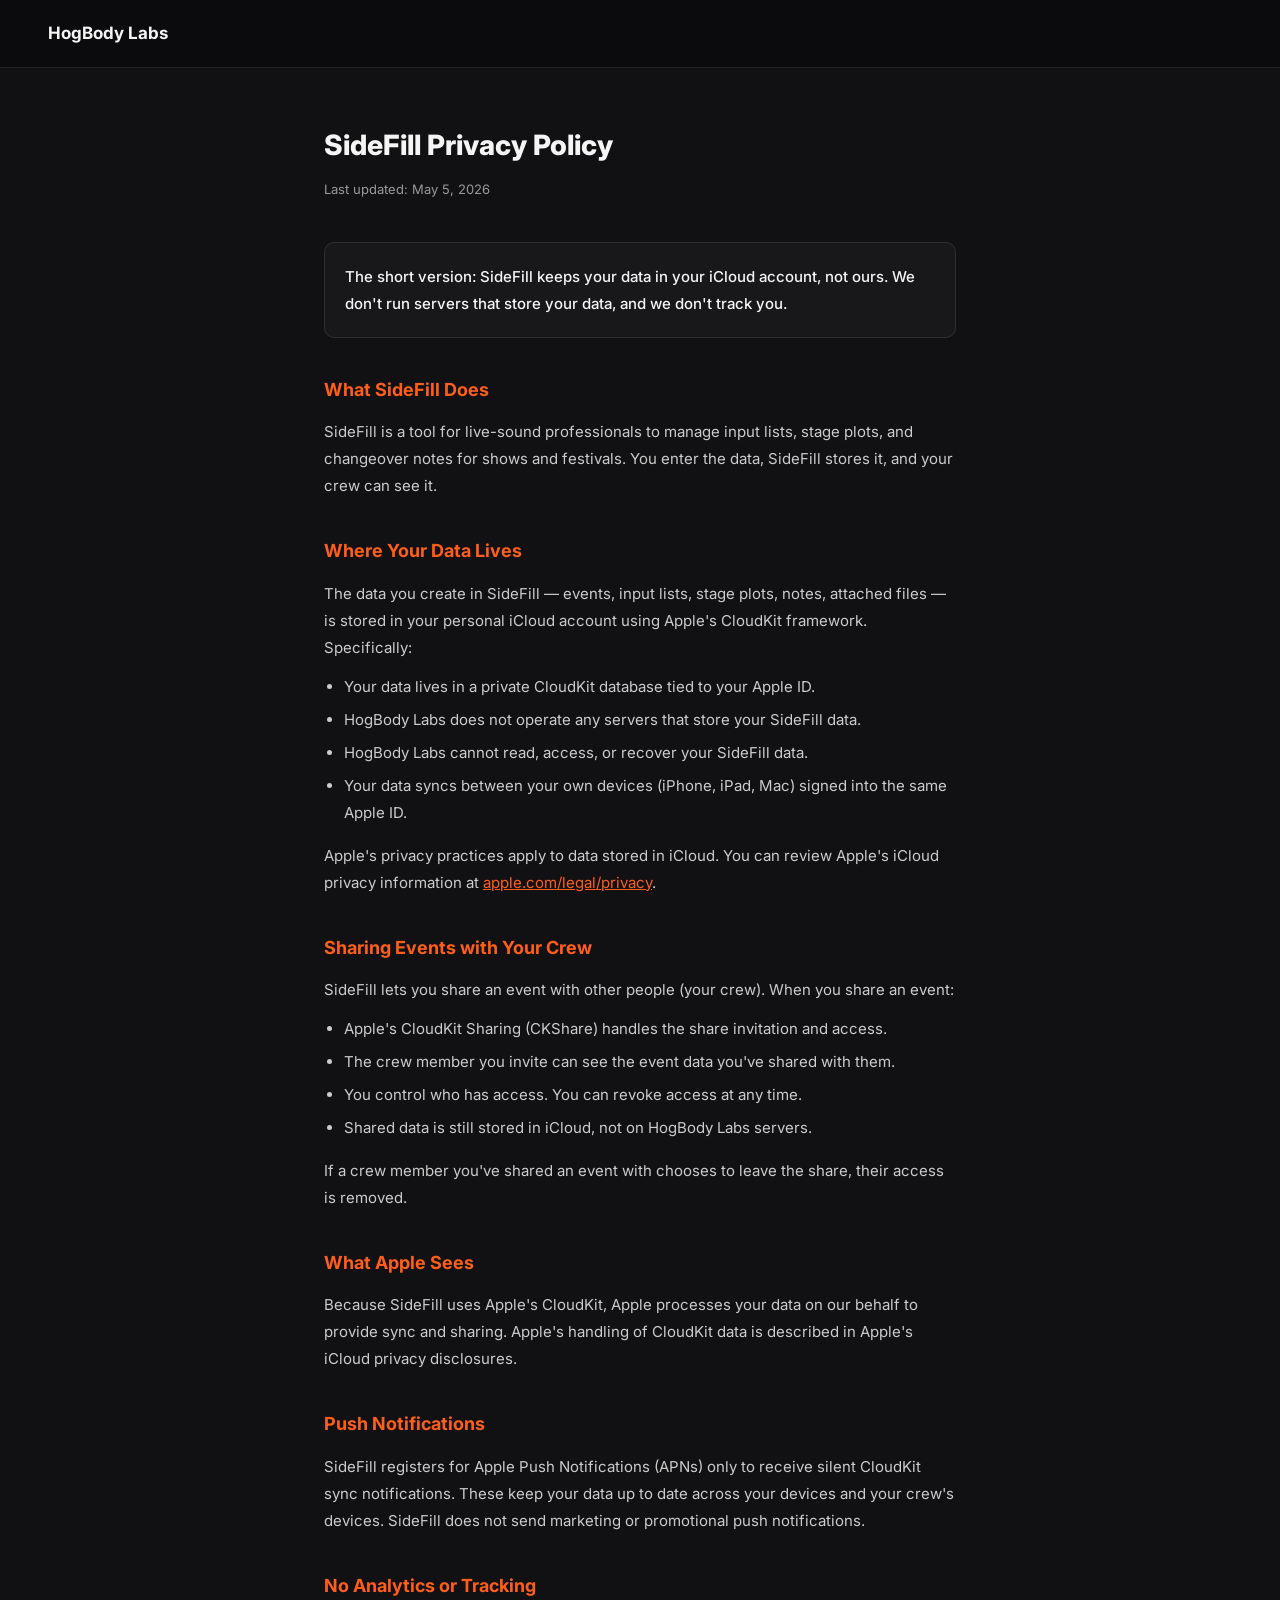
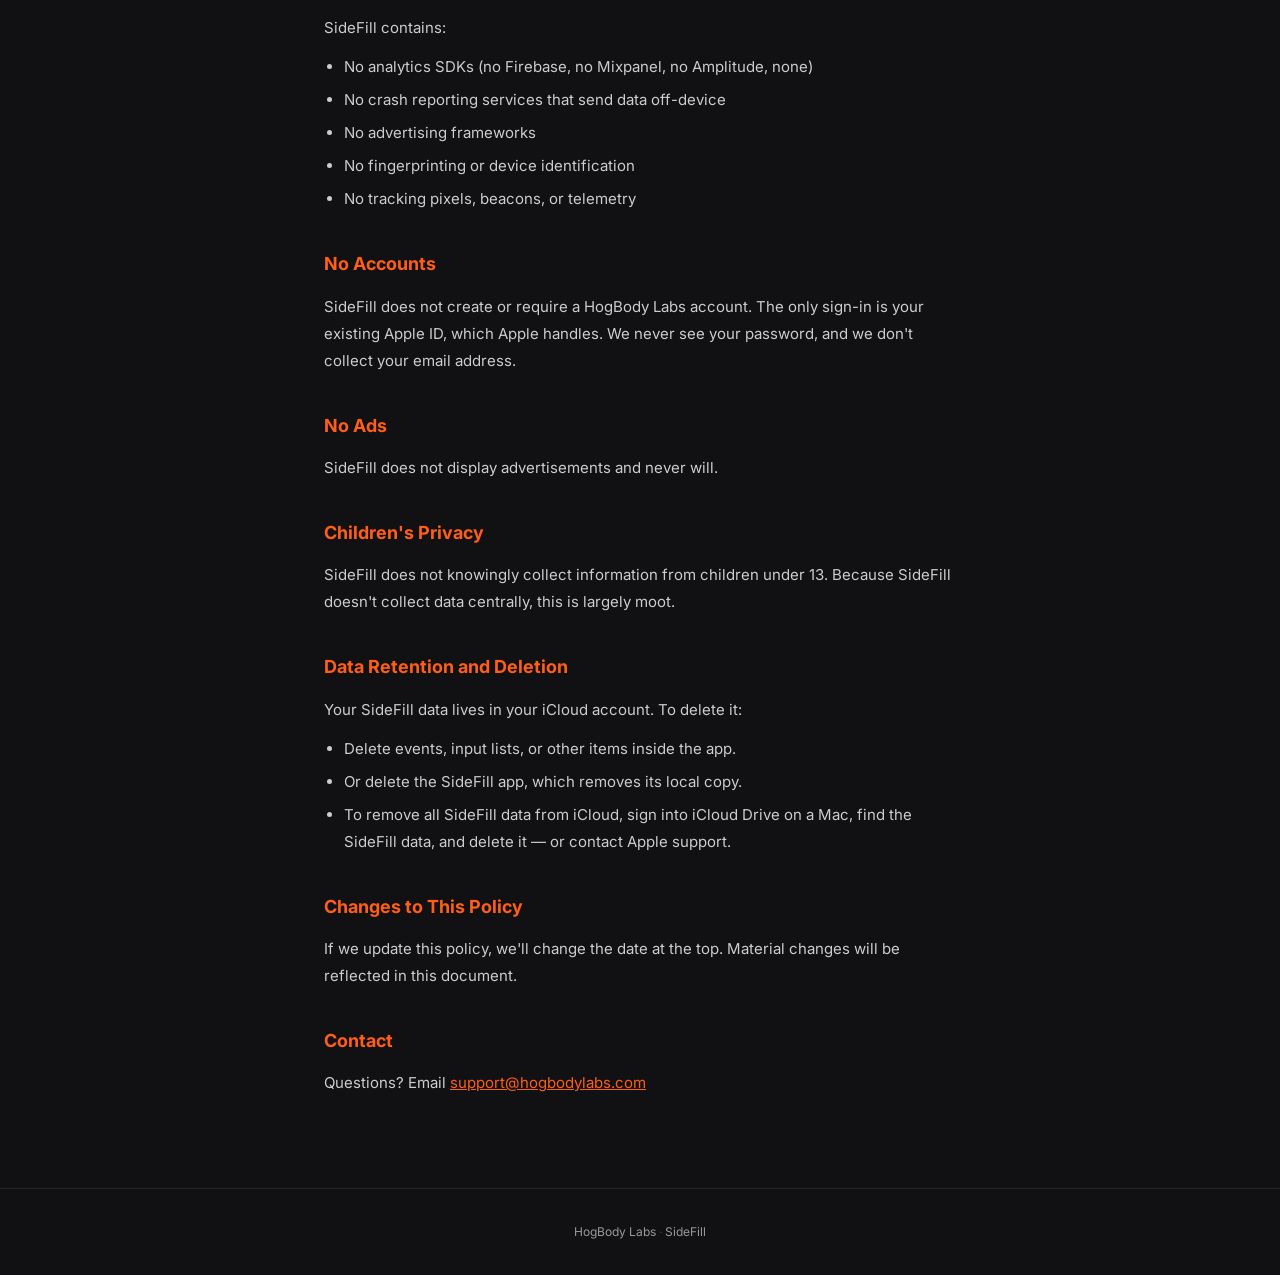
<file: sidefill/privacy/index.html>
<!DOCTYPE html>
<html lang="en">
<head>
  <meta charset="UTF-8" />
  <meta name="viewport" content="width=device-width, initial-scale=1.0" />
  <title>SideFill — Privacy Policy</title>
  <link rel="preconnect" href="https://fonts.googleapis.com" />
  <link rel="preconnect" href="https://fonts.gstatic.com" crossorigin />
  <link href="https://fonts.googleapis.com/css2?family=Inter:wght@400;500;600;700&display=swap" rel="stylesheet" />
  <style>
    *, *::before, *::after { box-sizing: border-box; margin: 0; padding: 0; }

    :root {
      --bg: #111113;
      --bg2: #18181b;
      --white: #f5f5f5;
      --muted: #999;
      --accent: #ff5e1a;
      --border: rgba(255,255,255,0.09);
    }

    body {
      font-family: 'Inter', sans-serif;
      background: var(--bg);
      color: var(--white);
      line-height: 1.8;
      -webkit-font-smoothing: antialiased;
    }

    nav {
      position: fixed;
      top: 0; left: 0; right: 0;
      z-index: 100;
      display: flex;
      align-items: center;
      justify-content: space-between;
      padding: 18px 48px;
      background: rgba(12,12,14,0.9);
      backdrop-filter: blur(16px);
      border-bottom: 1px solid var(--border);
    }

    nav a {
      font-size: 17px;
      font-weight: 700;
      color: var(--white);
      text-decoration: none;
    }

    .container {
      max-width: 680px;
      margin: 0 auto;
      padding: 120px 24px 80px;
    }

    h1 {
      font-size: 28px;
      font-weight: 800;
      margin-bottom: 8px;
    }

    .updated {
      font-size: 13px;
      color: var(--muted);
      margin-bottom: 40px;
    }

    h2 {
      font-size: 18px;
      font-weight: 700;
      color: var(--accent);
      margin-top: 36px;
      margin-bottom: 12px;
    }

    p, li {
      font-size: 15px;
      color: #ccc;
      margin-bottom: 12px;
    }

    ul {
      padding-left: 20px;
      margin-bottom: 16px;
    }

    li { margin-bottom: 6px; }

    .highlight {
      background: var(--bg2);
      border: 1px solid var(--border);
      border-radius: 10px;
      padding: 20px;
      margin: 20px 0;
    }

    .highlight p {
      margin-bottom: 0;
      font-weight: 500;
      color: var(--white);
    }

    a { color: var(--accent); }

    footer {
      border-top: 1px solid var(--border);
      padding: 32px 48px;
      text-align: center;
      font-size: 12px;
      color: #444;
    }

    footer a { color: var(--muted); text-decoration: none; }

    @media (max-width: 600px) {
      nav { padding: 14px 20px; }
      .container { padding: 100px 16px 60px; }
    }
  </style>
</head>
<body>

<nav>
  <a href="/">HogBody Labs</a>
</nav>

<div class="container">
  <h1>SideFill Privacy Policy</h1>
  <p class="updated">Last updated: May 5, 2026</p>

  <div class="highlight">
    <p>The short version: SideFill keeps your data in your iCloud account, not ours. We don't run servers that store your data, and we don't track you.</p>
  </div>

  <h2>What SideFill Does</h2>
  <p>SideFill is a tool for live-sound professionals to manage input lists, stage plots, and changeover notes for shows and festivals. You enter the data, SideFill stores it, and your crew can see it.</p>

  <h2>Where Your Data Lives</h2>
  <p>The data you create in SideFill — events, input lists, stage plots, notes, attached files — is stored in your personal iCloud account using Apple's CloudKit framework. Specifically:</p>
  <ul>
    <li>Your data lives in a private CloudKit database tied to your Apple ID.</li>
    <li>HogBody Labs does not operate any servers that store your SideFill data.</li>
    <li>HogBody Labs cannot read, access, or recover your SideFill data.</li>
    <li>Your data syncs between your own devices (iPhone, iPad, Mac) signed into the same Apple ID.</li>
  </ul>
  <p>Apple's privacy practices apply to data stored in iCloud. You can review Apple's iCloud privacy information at <a href="https://www.apple.com/legal/privacy/">apple.com/legal/privacy</a>.</p>

  <h2>Sharing Events with Your Crew</h2>
  <p>SideFill lets you share an event with other people (your crew). When you share an event:</p>
  <ul>
    <li>Apple's CloudKit Sharing (CKShare) handles the share invitation and access.</li>
    <li>The crew member you invite can see the event data you've shared with them.</li>
    <li>You control who has access. You can revoke access at any time.</li>
    <li>Shared data is still stored in iCloud, not on HogBody Labs servers.</li>
  </ul>
  <p>If a crew member you've shared an event with chooses to leave the share, their access is removed.</p>

  <h2>What Apple Sees</h2>
  <p>Because SideFill uses Apple's CloudKit, Apple processes your data on our behalf to provide sync and sharing. Apple's handling of CloudKit data is described in Apple's iCloud privacy disclosures.</p>

  <h2>Push Notifications</h2>
  <p>SideFill registers for Apple Push Notifications (APNs) only to receive silent CloudKit sync notifications. These keep your data up to date across your devices and your crew's devices. SideFill does not send marketing or promotional push notifications.</p>

  <h2>No Analytics or Tracking</h2>
  <p>SideFill contains:</p>
  <ul>
    <li>No analytics SDKs (no Firebase, no Mixpanel, no Amplitude, none)</li>
    <li>No crash reporting services that send data off-device</li>
    <li>No advertising frameworks</li>
    <li>No fingerprinting or device identification</li>
    <li>No tracking pixels, beacons, or telemetry</li>
  </ul>

  <h2>No Accounts</h2>
  <p>SideFill does not create or require a HogBody Labs account. The only sign-in is your existing Apple ID, which Apple handles. We never see your password, and we don't collect your email address.</p>

  <h2>No Ads</h2>
  <p>SideFill does not display advertisements and never will.</p>

  <h2>Children's Privacy</h2>
  <p>SideFill does not knowingly collect information from children under 13. Because SideFill doesn't collect data centrally, this is largely moot.</p>

  <h2>Data Retention and Deletion</h2>
  <p>Your SideFill data lives in your iCloud account. To delete it:</p>
  <ul>
    <li>Delete events, input lists, or other items inside the app.</li>
    <li>Or delete the SideFill app, which removes its local copy.</li>
    <li>To remove all SideFill data from iCloud, sign into iCloud Drive on a Mac, find the SideFill data, and delete it — or contact Apple support.</li>
  </ul>

  <h2>Changes to This Policy</h2>
  <p>If we update this policy, we'll change the date at the top. Material changes will be reflected in this document.</p>

  <h2>Contact</h2>
  <p>Questions? Email <a href="mailto:support@hogbodylabs.com">support@hogbodylabs.com</a></p>
</div>

<footer>
  <a href="/">HogBody Labs</a> · <a href="/sidefill/">SideFill</a>
</footer>

</body>
</html>
</file>
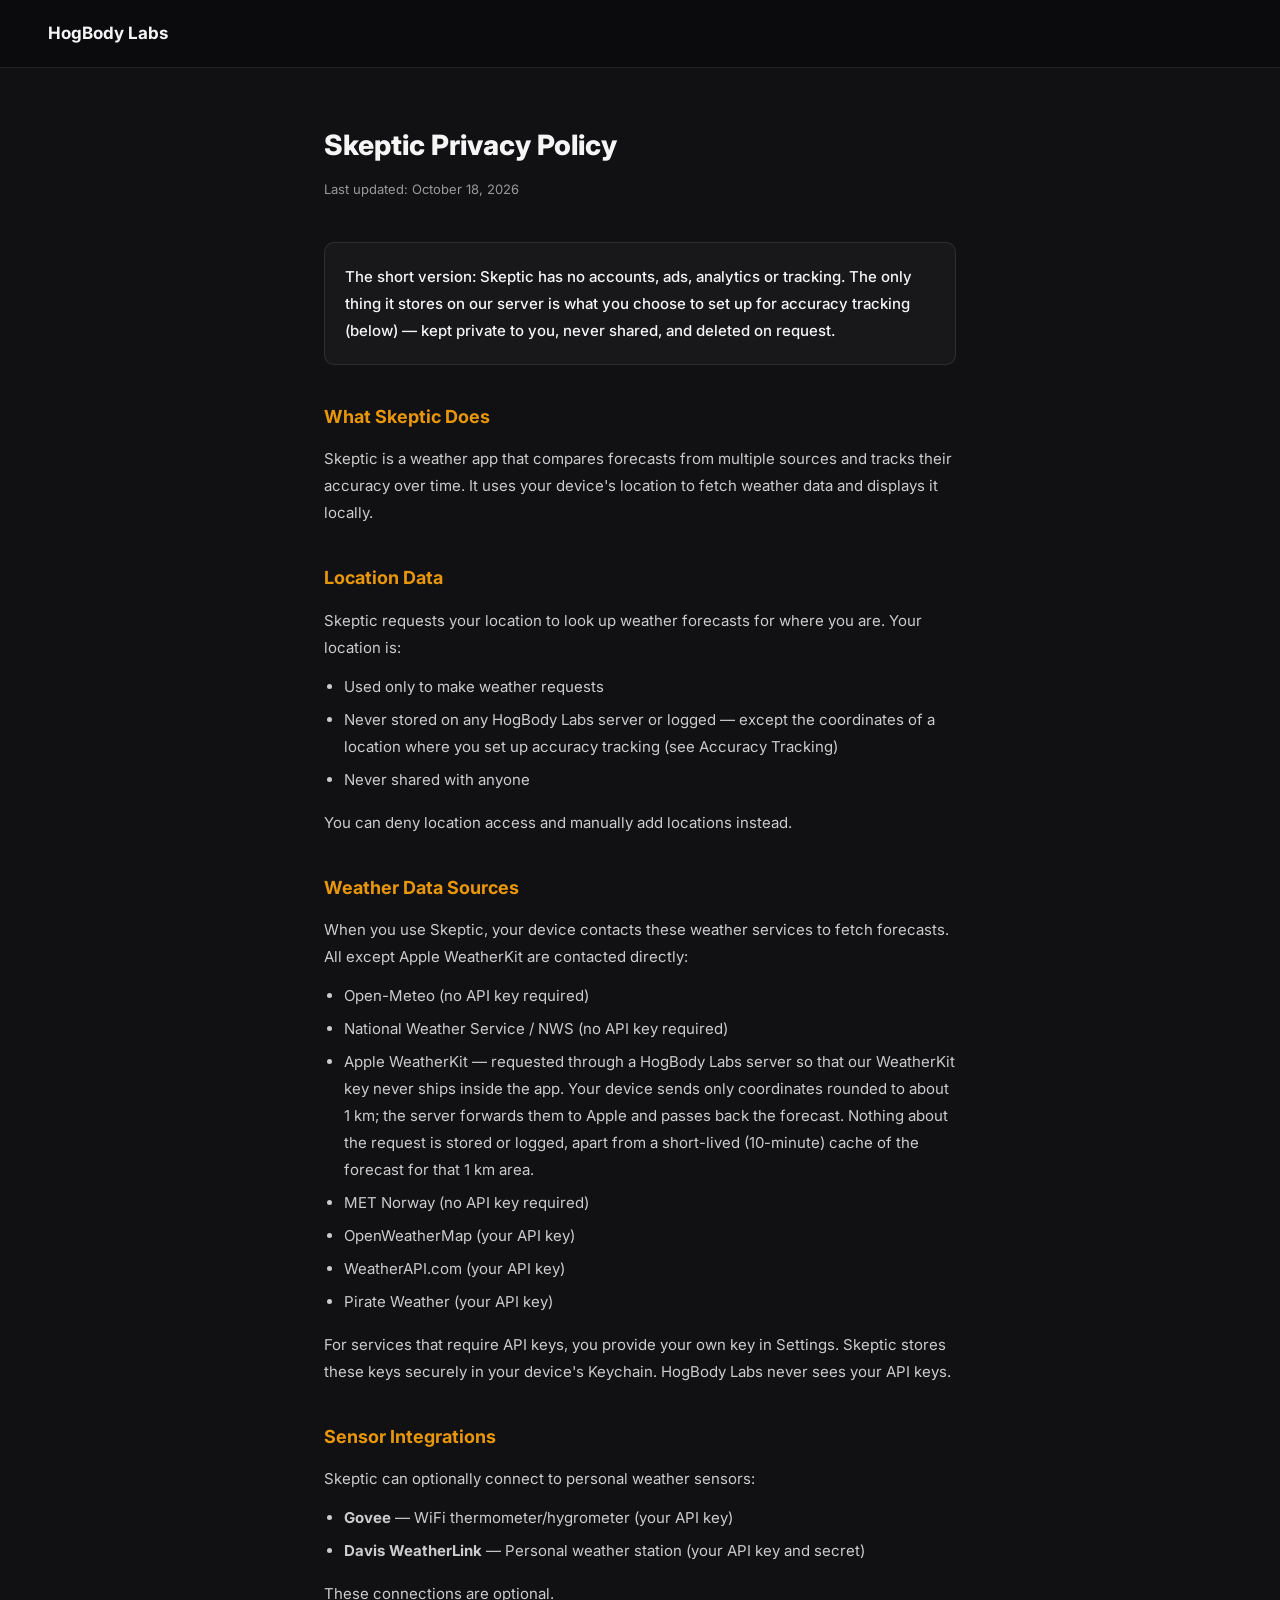
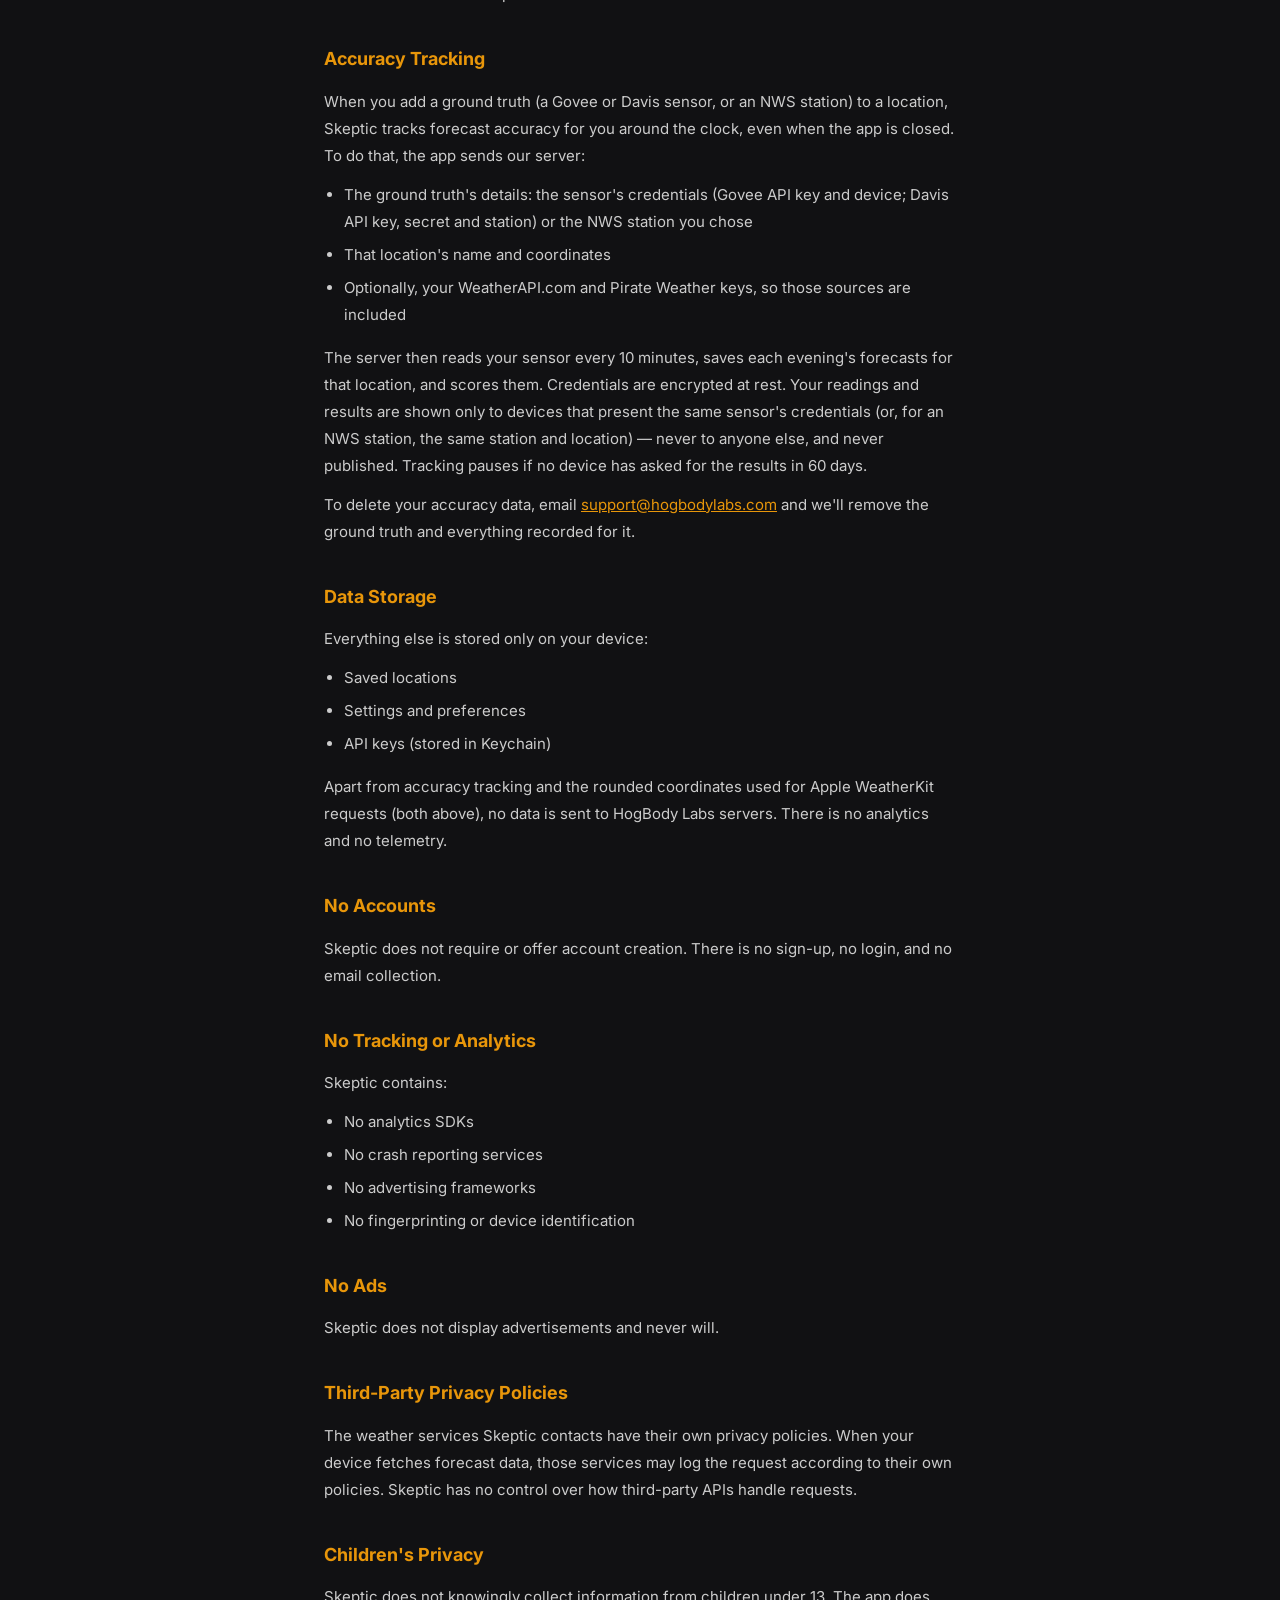
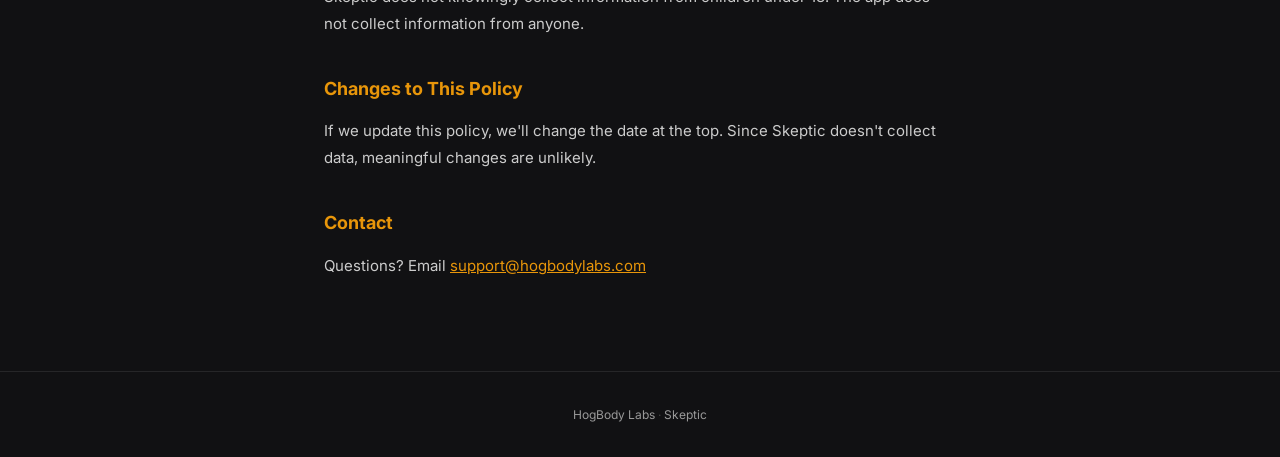
<file: skeptic/privacy/index.html>
<!DOCTYPE html>
<html lang="en">
<head>
  <meta charset="UTF-8" />
  <meta name="viewport" content="width=device-width, initial-scale=1.0" />
  <title>Skeptic — Privacy Policy</title>
  <link rel="preconnect" href="https://fonts.googleapis.com" />
  <link rel="preconnect" href="https://fonts.gstatic.com" crossorigin />
  <link href="https://fonts.googleapis.com/css2?family=Inter:wght@400;500;600;700&display=swap" rel="stylesheet" />
  <style>
    *, *::before, *::after { box-sizing: border-box; margin: 0; padding: 0; }

    :root {
      --bg: #111113;
      --bg2: #18181b;
      --white: #f5f5f5;
      --muted: #999;
      --accent: #e8960a;
      --border: rgba(255,255,255,0.09);
    }

    body {
      font-family: 'Inter', sans-serif;
      background: var(--bg);
      color: var(--white);
      line-height: 1.8;
      -webkit-font-smoothing: antialiased;
    }

    nav {
      position: fixed;
      top: 0; left: 0; right: 0;
      z-index: 100;
      display: flex;
      align-items: center;
      justify-content: space-between;
      padding: 18px 48px;
      background: rgba(12,12,14,0.9);
      backdrop-filter: blur(16px);
      border-bottom: 1px solid var(--border);
    }

    nav a {
      font-size: 17px;
      font-weight: 700;
      color: var(--white);
      text-decoration: none;
    }

    .container {
      max-width: 680px;
      margin: 0 auto;
      padding: 120px 24px 80px;
    }

    h1 {
      font-size: 28px;
      font-weight: 800;
      margin-bottom: 8px;
    }

    .updated {
      font-size: 13px;
      color: var(--muted);
      margin-bottom: 40px;
    }

    h2 {
      font-size: 18px;
      font-weight: 700;
      color: var(--accent);
      margin-top: 36px;
      margin-bottom: 12px;
    }

    p, li {
      font-size: 15px;
      color: #ccc;
      margin-bottom: 12px;
    }

    ul {
      padding-left: 20px;
      margin-bottom: 16px;
    }

    li { margin-bottom: 6px; }

    .highlight {
      background: var(--bg2);
      border: 1px solid var(--border);
      border-radius: 10px;
      padding: 20px;
      margin: 20px 0;
    }

    .highlight p {
      margin-bottom: 0;
      font-weight: 500;
      color: var(--white);
    }

    a { color: var(--accent); }

    footer {
      border-top: 1px solid var(--border);
      padding: 32px 48px;
      text-align: center;
      font-size: 12px;
      color: #444;
    }

    footer a { color: var(--muted); text-decoration: none; }

    @media (max-width: 600px) {
      nav { padding: 14px 20px; }
      .container { padding: 100px 16px 60px; }
    }
  </style>
</head>
<body>

<nav>
  <a href="/">HogBody Labs</a>
</nav>

<div class="container">
  <h1>Skeptic Privacy Policy</h1>
  <p class="updated">Last updated: October 18, 2026</p>

  <div class="highlight">
    <p>The short version: Skeptic has no accounts, ads, analytics or tracking. The only thing it stores on our server is what you choose to set up for accuracy tracking (below) — kept private to you, never shared, and deleted on request.</p>
  </div>

  <h2>What Skeptic Does</h2>
  <p>Skeptic is a weather app that compares forecasts from multiple sources and tracks their accuracy over time. It uses your device's location to fetch weather data and displays it locally.</p>

  <h2>Location Data</h2>
  <p>Skeptic requests your location to look up weather forecasts for where you are. Your location is:</p>
  <ul>
    <li>Used only to make weather requests</li>
    <li>Never stored on any HogBody Labs server or logged — except the coordinates of a location where you set up accuracy tracking (see Accuracy Tracking)</li>
    <li>Never shared with anyone</li>
  </ul>
  <p>You can deny location access and manually add locations instead.</p>

  <h2>Weather Data Sources</h2>
  <p>When you use Skeptic, your device contacts these weather services to fetch forecasts. All except Apple WeatherKit are contacted directly:</p>
  <ul>
    <li>Open-Meteo (no API key required)</li>
    <li>National Weather Service / NWS (no API key required)</li>
    <li>Apple WeatherKit — requested through a HogBody Labs server so that our WeatherKit key never ships inside the app. Your device sends only coordinates rounded to about 1 km; the server forwards them to Apple and passes back the forecast. Nothing about the request is stored or logged, apart from a short-lived (10-minute) cache of the forecast for that 1 km area.</li>
    <li>MET Norway (no API key required)</li>
    <li>OpenWeatherMap (your API key)</li>
    <li>WeatherAPI.com (your API key)</li>
    <li>Pirate Weather (your API key)</li>
  </ul>
  <p>For services that require API keys, you provide your own key in Settings. Skeptic stores these keys securely in your device's Keychain. HogBody Labs never sees your API keys.</p>

  <h2>Sensor Integrations</h2>
  <p>Skeptic can optionally connect to personal weather sensors:</p>
  <ul>
    <li><strong>Govee</strong> — WiFi thermometer/hygrometer (your API key)</li>
    <li><strong>Davis WeatherLink</strong> — Personal weather station (your API key and secret)</li>
  </ul>
  <p>These connections are optional.</p>

  <h2>Accuracy Tracking</h2>
  <p>When you add a ground truth (a Govee or Davis sensor, or an NWS station) to a location, Skeptic tracks forecast accuracy for you around the clock, even when the app is closed. To do that, the app sends our server:</p>
  <ul>
    <li>The ground truth's details: the sensor's credentials (Govee API key and device; Davis API key, secret and station) or the NWS station you chose</li>
    <li>That location's name and coordinates</li>
    <li>Optionally, your WeatherAPI.com and Pirate Weather keys, so those sources are included</li>
  </ul>
  <p>The server then reads your sensor every 10 minutes, saves each evening's forecasts for that location, and scores them. Credentials are encrypted at rest. Your readings and results are shown only to devices that present the same sensor's credentials (or, for an NWS station, the same station and location) — never to anyone else, and never published. Tracking pauses if no device has asked for the results in 60 days.</p>
  <p>To delete your accuracy data, email <a href="mailto:support@hogbodylabs.com">support@hogbodylabs.com</a> and we'll remove the ground truth and everything recorded for it.</p>

  <h2>Data Storage</h2>
  <p>Everything else is stored only on your device:</p>
  <ul>
    <li>Saved locations</li>
    <li>Settings and preferences</li>
    <li>API keys (stored in Keychain)</li>
  </ul>
  <p>Apart from accuracy tracking and the rounded coordinates used for Apple WeatherKit requests (both above), no data is sent to HogBody Labs servers. There is no analytics and no telemetry.</p>

  <h2>No Accounts</h2>
  <p>Skeptic does not require or offer account creation. There is no sign-up, no login, and no email collection.</p>

  <h2>No Tracking or Analytics</h2>
  <p>Skeptic contains:</p>
  <ul>
    <li>No analytics SDKs</li>
    <li>No crash reporting services</li>
    <li>No advertising frameworks</li>
    <li>No fingerprinting or device identification</li>
  </ul>

  <h2>No Ads</h2>
  <p>Skeptic does not display advertisements and never will.</p>

  <h2>Third-Party Privacy Policies</h2>
  <p>The weather services Skeptic contacts have their own privacy policies. When your device fetches forecast data, those services may log the request according to their own policies. Skeptic has no control over how third-party APIs handle requests.</p>

  <h2>Children's Privacy</h2>
  <p>Skeptic does not knowingly collect information from children under 13. The app does not collect information from anyone.</p>

  <h2>Changes to This Policy</h2>
  <p>If we update this policy, we'll change the date at the top. Since Skeptic doesn't collect data, meaningful changes are unlikely.</p>

  <h2>Contact</h2>
  <p>Questions? Email <a href="mailto:support@hogbodylabs.com">support@hogbodylabs.com</a></p>
</div>

<footer>
  <a href="/">HogBody Labs</a> · <a href="/skeptic/">Skeptic</a>
</footer>

</body>
</html>
</file>
<file: jonti-siman/css/style.css>
/* ------------------------------------------------------------------
   Musician site — default skin. All colors/fonts are CSS variables so
   reskinning to a client's brand is a one-block change.
------------------------------------------------------------------ */
:root {
  --bg: #faf8f4;
  --bg-alt: #f1ece3;
  --fg: #1c1a17;
  --muted: #6f675c;
  --line: #e4ddd1;
  --card: #ffffff;
  --accent: #b5532a;        /* warm rust — change this to reskin */
  --accent-ink: #ffffff;
  --hero-h: 78vh;
  --maxw: 880px;
  --serif: Georgia, "Times New Roman", serif;
  --sans: -apple-system, BlinkMacSystemFont, "Segoe UI", Roboto, Helvetica, Arial, sans-serif;
}

* { box-sizing: border-box; }
html { scroll-behavior: smooth; }
body {
  margin: 0;
  font-family: var(--sans);
  color: var(--fg);
  background: var(--bg);
  line-height: 1.55;
  -webkit-font-smoothing: antialiased;
}
a { color: inherit; }

/* ---- Top nav ---- */
.topnav {
  position: sticky; top: 0; z-index: 50;
  display: flex; align-items: center; justify-content: space-between;
  padding: 0.7rem 1.1rem;
  background: rgba(250, 248, 244, 0.92);
  backdrop-filter: saturate(150%) blur(8px);
  border-bottom: 1px solid var(--line);
}
.brand {
  font-family: var(--serif);
  font-size: 1.2rem; font-weight: 700; letter-spacing: 0.01em;
  text-decoration: none;
}
.nav-toggle {
  background: none; border: 0; font-size: 1.4rem; cursor: pointer;
  color: var(--fg); line-height: 1; padding: 0.2rem 0.4rem;
}
.nav-links { display: none; flex-direction: column; }
.nav-links.open {
  display: flex; position: absolute; top: 100%; left: 0; right: 0;
  background: var(--bg); border-bottom: 1px solid var(--line); padding: 0.4rem 0;
}
.nav-links a {
  text-decoration: none; color: var(--fg);
  padding: 0.7rem 1.1rem; font-size: 0.95rem;
  text-transform: uppercase; letter-spacing: 0.08em;
}
.nav-links a:hover { color: var(--accent); }

/* ---- Hero ---- */
.hero { position: relative; height: var(--hero-h); display: flex; align-items: flex-end; }
.hero-img {
  position: absolute; inset: 0;
  /* Focal point biased toward the top so faces stay in frame when a near-square
     photo is cropped to a wide desktop banner. On tall phone screens the image
     fills vertically, so this has no effect there. */
  background: #2a2622 center 20% / cover no-repeat;
  background-image: linear-gradient(135deg, #3a342c, #1c1a17);
}
.hero::after {
  content: ""; position: absolute; inset: 0;
  background: linear-gradient(to top, rgba(0,0,0,0.72) 0%, rgba(0,0,0,0.15) 45%, rgba(0,0,0,0.25) 100%);
}
.hero-inner { position: relative; z-index: 2; padding: 1.6rem 1.2rem 2.2rem; color: #fff; max-width: var(--maxw); width: 100%; margin: 0 auto; }
.hero-name { font-family: var(--serif); font-size: clamp(2.4rem, 9vw, 4.4rem); margin: 0; line-height: 1.02; letter-spacing: -0.01em; text-shadow: 0 2px 18px rgba(0,0,0,0.4); }
.hero-tagline { font-size: clamp(1rem, 3.6vw, 1.3rem); margin: 0.5rem 0 1.1rem; opacity: 0.92; font-style: italic; }
.next-show {
  display: inline-flex; flex-direction: column; gap: 0.1rem;
  text-decoration: none; color: #fff;
  background: rgba(255,255,255,0.12); border: 1px solid rgba(255,255,255,0.35);
  border-radius: 12px; padding: 0.6rem 0.95rem; backdrop-filter: blur(4px);
}
.next-show:hover { background: var(--accent); border-color: var(--accent); }
.next-label { font-size: 0.68rem; text-transform: uppercase; letter-spacing: 0.14em; opacity: 0.8; }
.next-date { font-weight: 700; font-size: 1.05rem; }
.next-venue { font-size: 0.85rem; opacity: 0.9; }

/* ---- Sections ---- */
.section { padding: 3.2rem 1.2rem; }
.section.alt { background: var(--bg-alt); }
.section-inner { max-width: var(--maxw); margin: 0 auto; }
.section-title {
  font-family: var(--serif); font-size: 1.9rem; margin: 0 0 1.4rem;
  position: relative; padding-bottom: 0.5rem;
}
.section-title::after { content: ""; position: absolute; left: 0; bottom: 0; width: 48px; height: 3px; background: var(--accent); border-radius: 2px; }

/* ---- Shows (the centerpiece) ---- */
.shows-list { display: flex; flex-direction: column; }
.month-header {
  font-size: 0.78rem; text-transform: uppercase; letter-spacing: 0.16em;
  color: var(--accent); margin: 1.6rem 0 0.6rem; font-weight: 700;
}
.month-header:first-child { margin-top: 0; }
.show-row {
  display: grid; grid-template-columns: 58px 1fr auto; align-items: center; gap: 1rem;
  padding: 0.95rem 0; border-bottom: 1px solid var(--line);
}
.show-date {
  display: flex; flex-direction: column; align-items: center; justify-content: center;
  background: var(--card); border: 1px solid var(--line); border-radius: 10px;
  padding: 0.45rem 0; line-height: 1;
}
.show-date .dow { font-size: 0.62rem; text-transform: uppercase; letter-spacing: 0.08em; color: var(--muted); }
.show-date .day { font-size: 1.5rem; font-weight: 700; margin: 0.1rem 0; font-family: var(--serif); }
.show-date .mon { font-size: 0.66rem; text-transform: uppercase; letter-spacing: 0.06em; color: var(--accent); font-weight: 700; }
.show-details { display: flex; flex-direction: column; min-width: 0; }
.show-venue { font-weight: 700; font-size: 1.06rem; }
.show-city { color: var(--muted); font-size: 0.92rem; }
.show-meta { color: var(--muted); font-size: 0.82rem; margin-top: 0.15rem; }
.show-action {
  white-space: nowrap; text-decoration: none; font-size: 0.85rem; font-weight: 700;
  padding: 0.5rem 0.95rem; border-radius: 999px;
}
.show-action.tickets { background: var(--accent); color: var(--accent-ink); }
.show-action.tickets:hover { filter: brightness(1.07); }
.show-row.cancelled { opacity: 0.6; }
.show-row.cancelled .show-venue { text-decoration: line-through; }
.cancelled-tag {
  background: transparent; color: var(--muted);
  border: 1px solid var(--line); text-transform: uppercase; letter-spacing: 0.06em; font-size: 0.72rem;
}
.empty-state { color: var(--muted); font-style: italic; padding: 1rem 0; }

/* ---- Music ---- */
.music-grid { display: grid; grid-template-columns: 1fr; gap: 1.4rem; }
.music-card { display: flex; flex-direction: column; gap: 0.5rem; }
.embed { position: relative; width: 100%; aspect-ratio: 16 / 9; border-radius: 12px; overflow: hidden; background: #000; }
.embed iframe { position: absolute; inset: 0; width: 100%; height: 100%; border: 0; }
.embed-empty {
  display: flex; align-items: center; justify-content: center;
  color: var(--muted); background: var(--card); border: 1px dashed var(--line);
  letter-spacing: 0.12em; font-size: 0.8rem;
}
.music-title { font-size: 0.92rem; color: var(--muted); }

/* ---- Bands ---- */
.bands-grid { display: grid; grid-template-columns: 1fr; gap: 1.2rem; }
.band-card { background: var(--card); border: 1px solid var(--line); border-radius: 14px; padding: 1.2rem; }
.band-card h3 { font-family: var(--serif); margin: 0 0 0.4rem; font-size: 1.25rem; }
.band-card p { margin: 0 0 0.7rem; color: var(--fg); }
.band-photo { width: 100%; border-radius: 10px; margin-bottom: 0.8rem; }
.band-links a { color: var(--accent); text-decoration: none; font-weight: 700; font-size: 0.85rem; margin-right: 1rem; }
.band-links a:hover { text-decoration: underline; }

/* ---- About ---- */
.about-inner { display: flex; flex-direction: column; gap: 1.4rem; }
.about-img { width: 100%; max-width: 320px; border-radius: 14px; align-self: center; }
.about-text :is(p) { margin: 0 0 1rem; }

/* ---- Booking ---- */
.section.booking { text-align: center; }
.booking-line { color: var(--muted); margin: 0 0 0.4rem; }
.booking-email { font-family: var(--serif); font-size: clamp(1.3rem, 5vw, 1.9rem); color: var(--accent); text-decoration: none; word-break: break-word; }
.booking-email:hover { text-decoration: underline; }
.socials { margin-top: 1.4rem; display: flex; gap: 1.3rem; justify-content: center; flex-wrap: wrap; }
.socials a { text-decoration: none; text-transform: uppercase; letter-spacing: 0.08em; font-size: 0.82rem; font-weight: 700; color: var(--fg); }
.socials a:hover { color: var(--accent); }

/* ---- Footer ---- */
.site-footer { text-align: center; padding: 2rem 1rem; color: var(--muted); font-size: 0.85rem; border-top: 1px solid var(--line); }

/* ---- Wider screens ---- */
@media (min-width: 720px) {
  .nav-toggle { display: none; }
  .nav-links { display: flex; flex-direction: row; gap: 0.4rem; position: static; background: none; border: 0; padding: 0; }
  .show-row { grid-template-columns: 70px 1fr auto; gap: 1.4rem; padding: 1.1rem 0; }
  .show-date .day { font-size: 1.7rem; }
  .music-grid { grid-template-columns: 1fr 1fr; }
  .bands-grid { grid-template-columns: 1fr 1fr; }
  .about-inner { flex-direction: row; align-items: flex-start; }
  .about-img { align-self: flex-start; }
}
</file>
